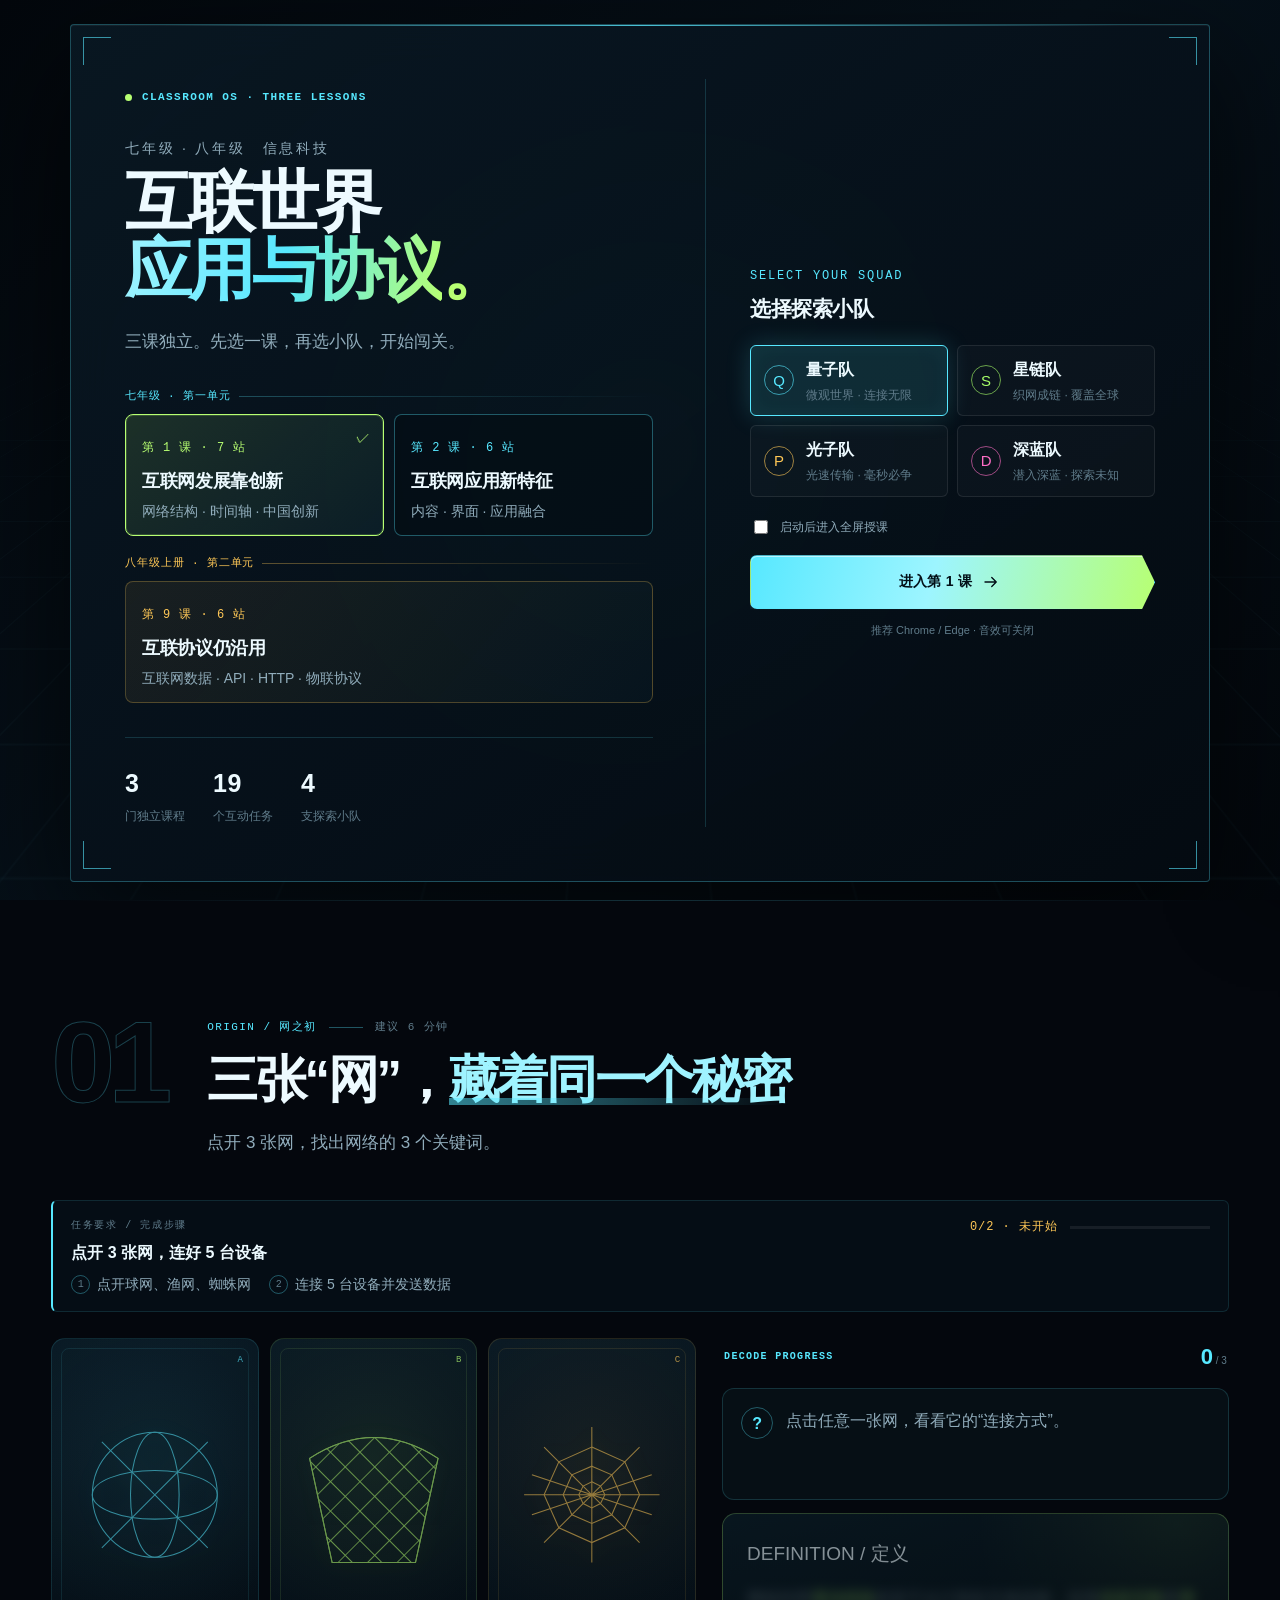
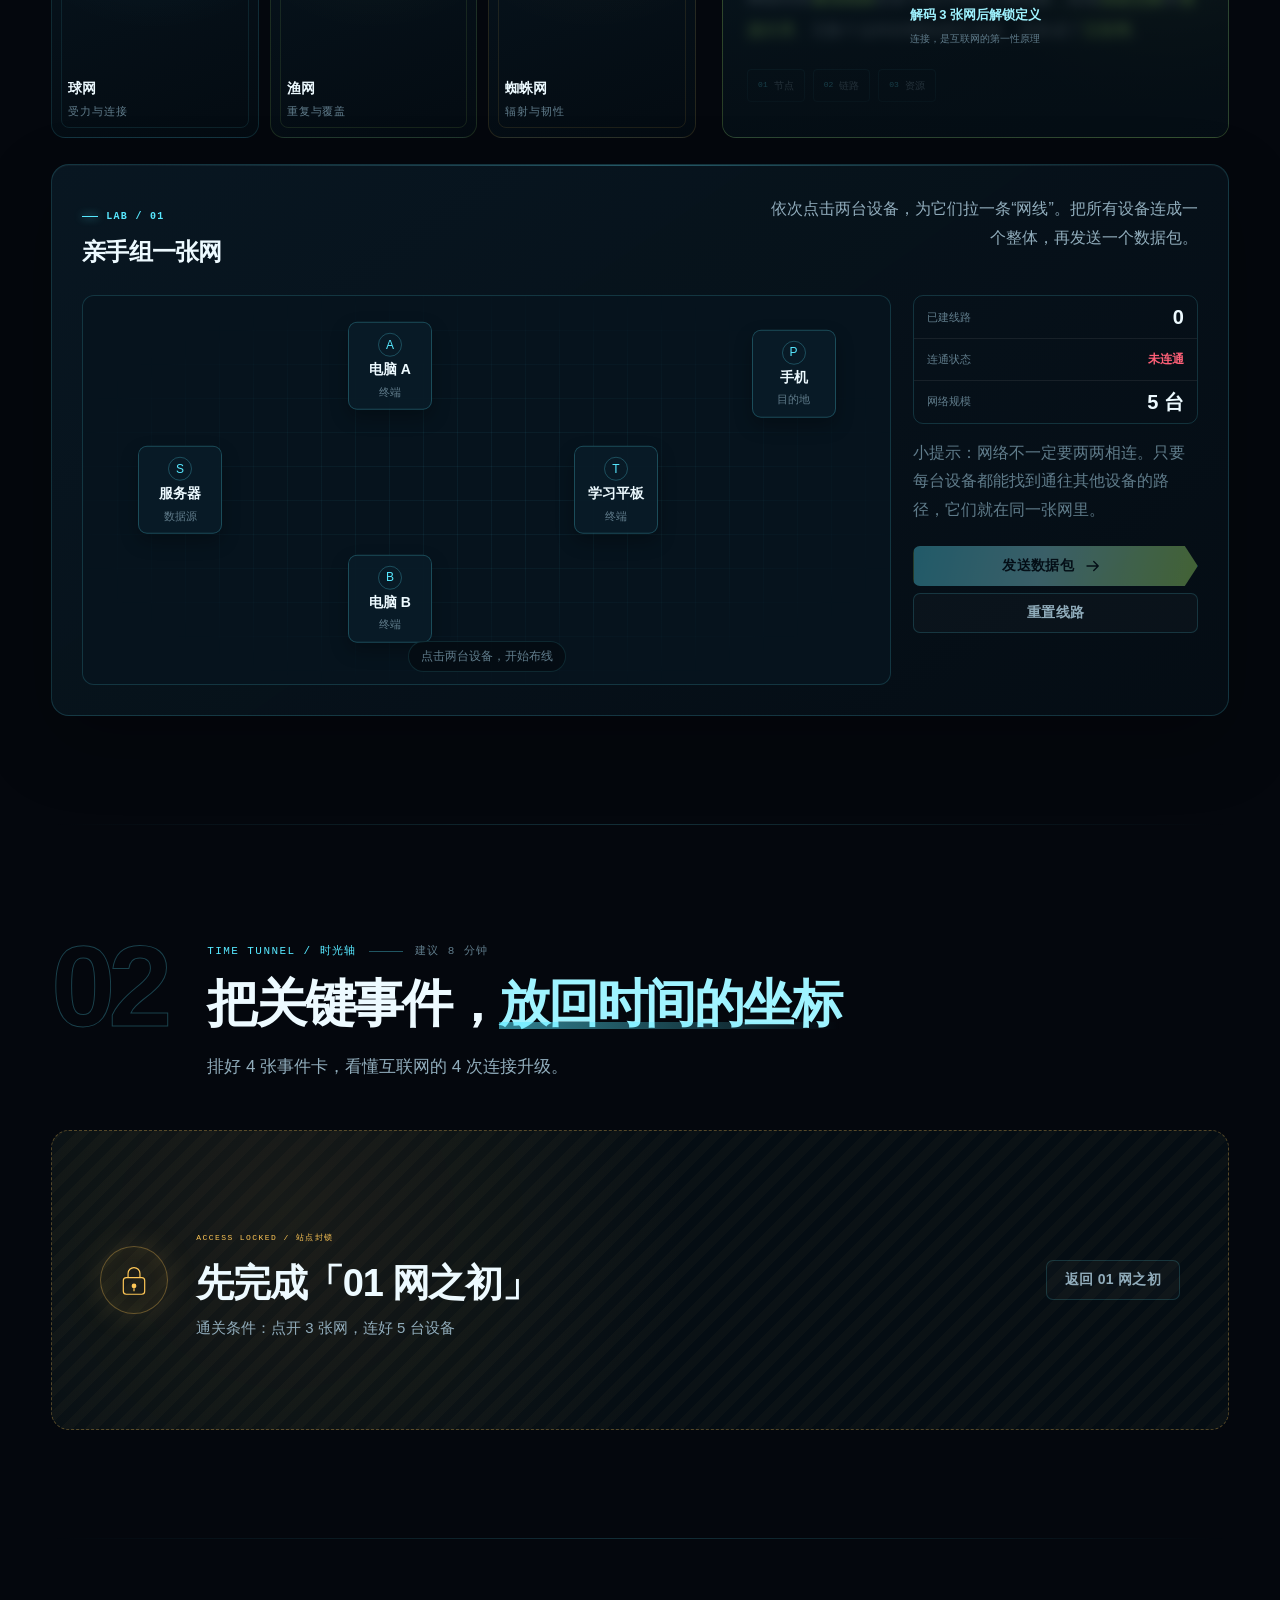
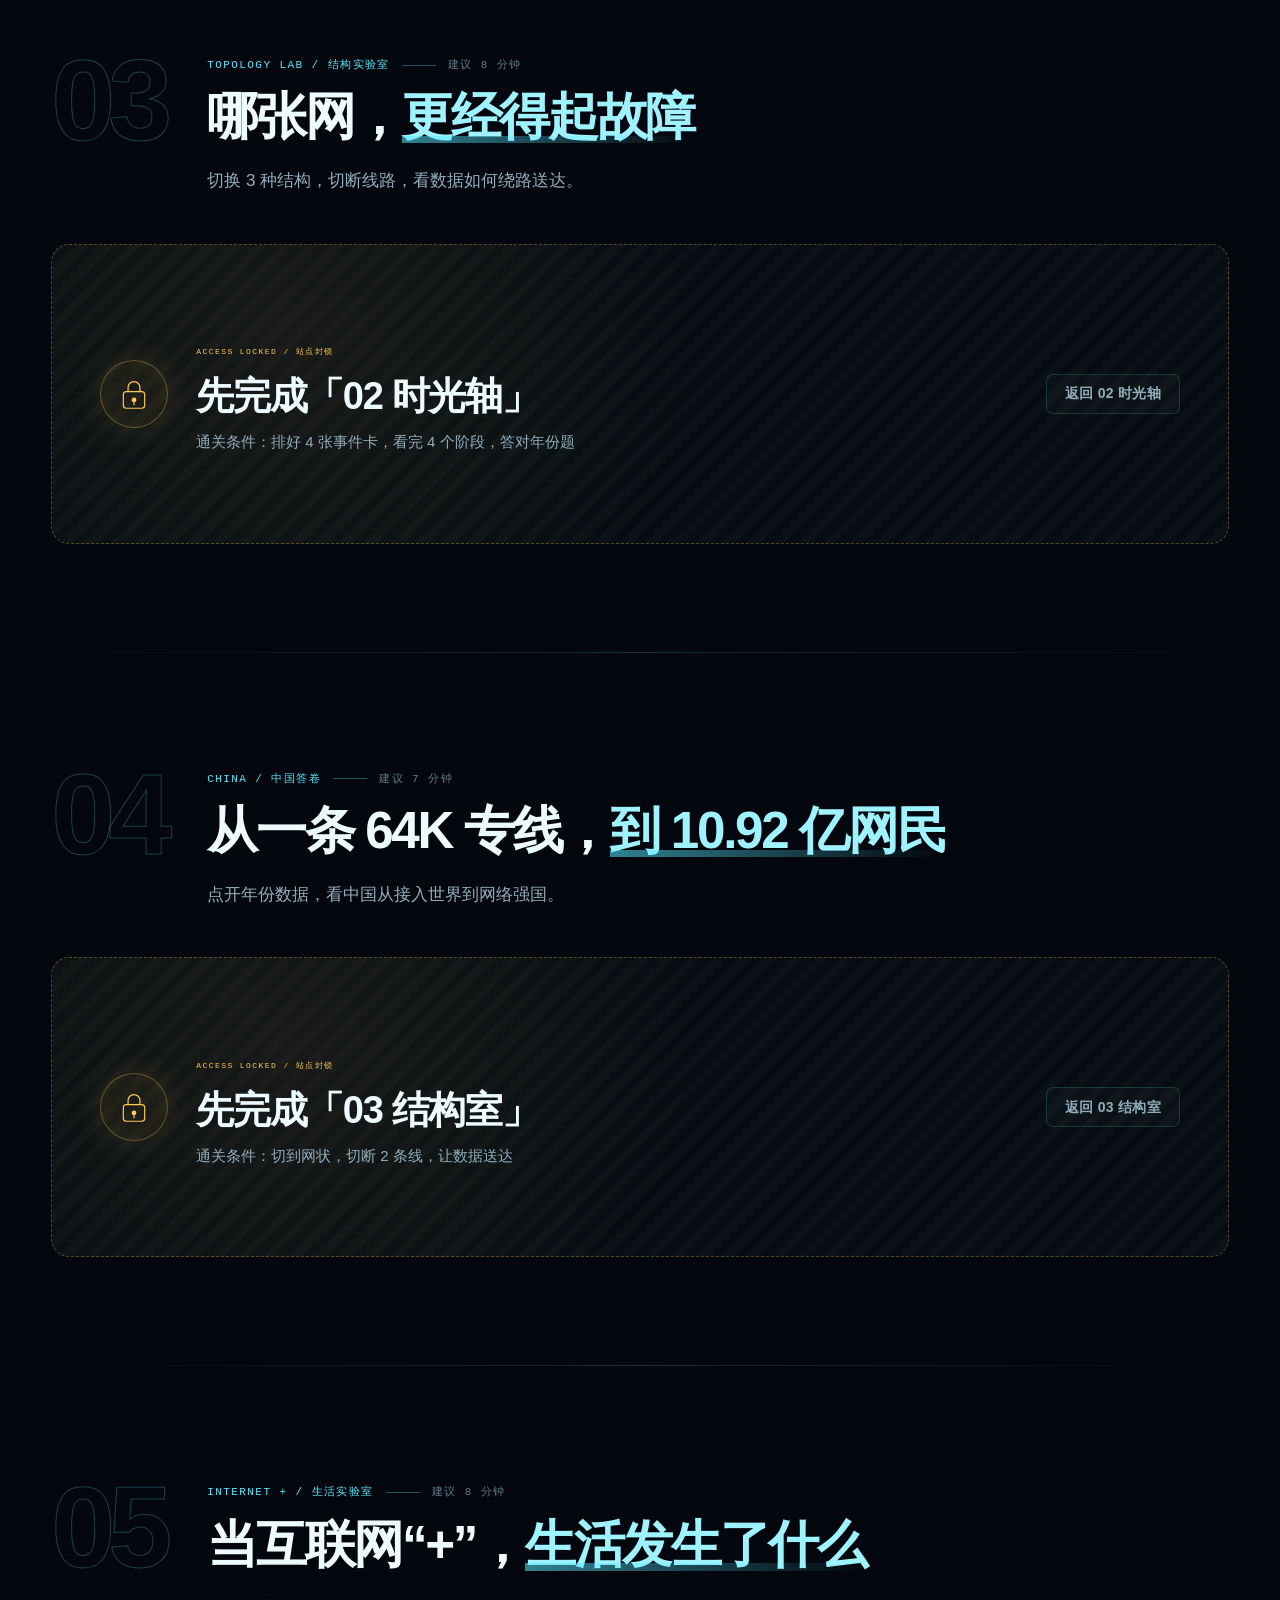
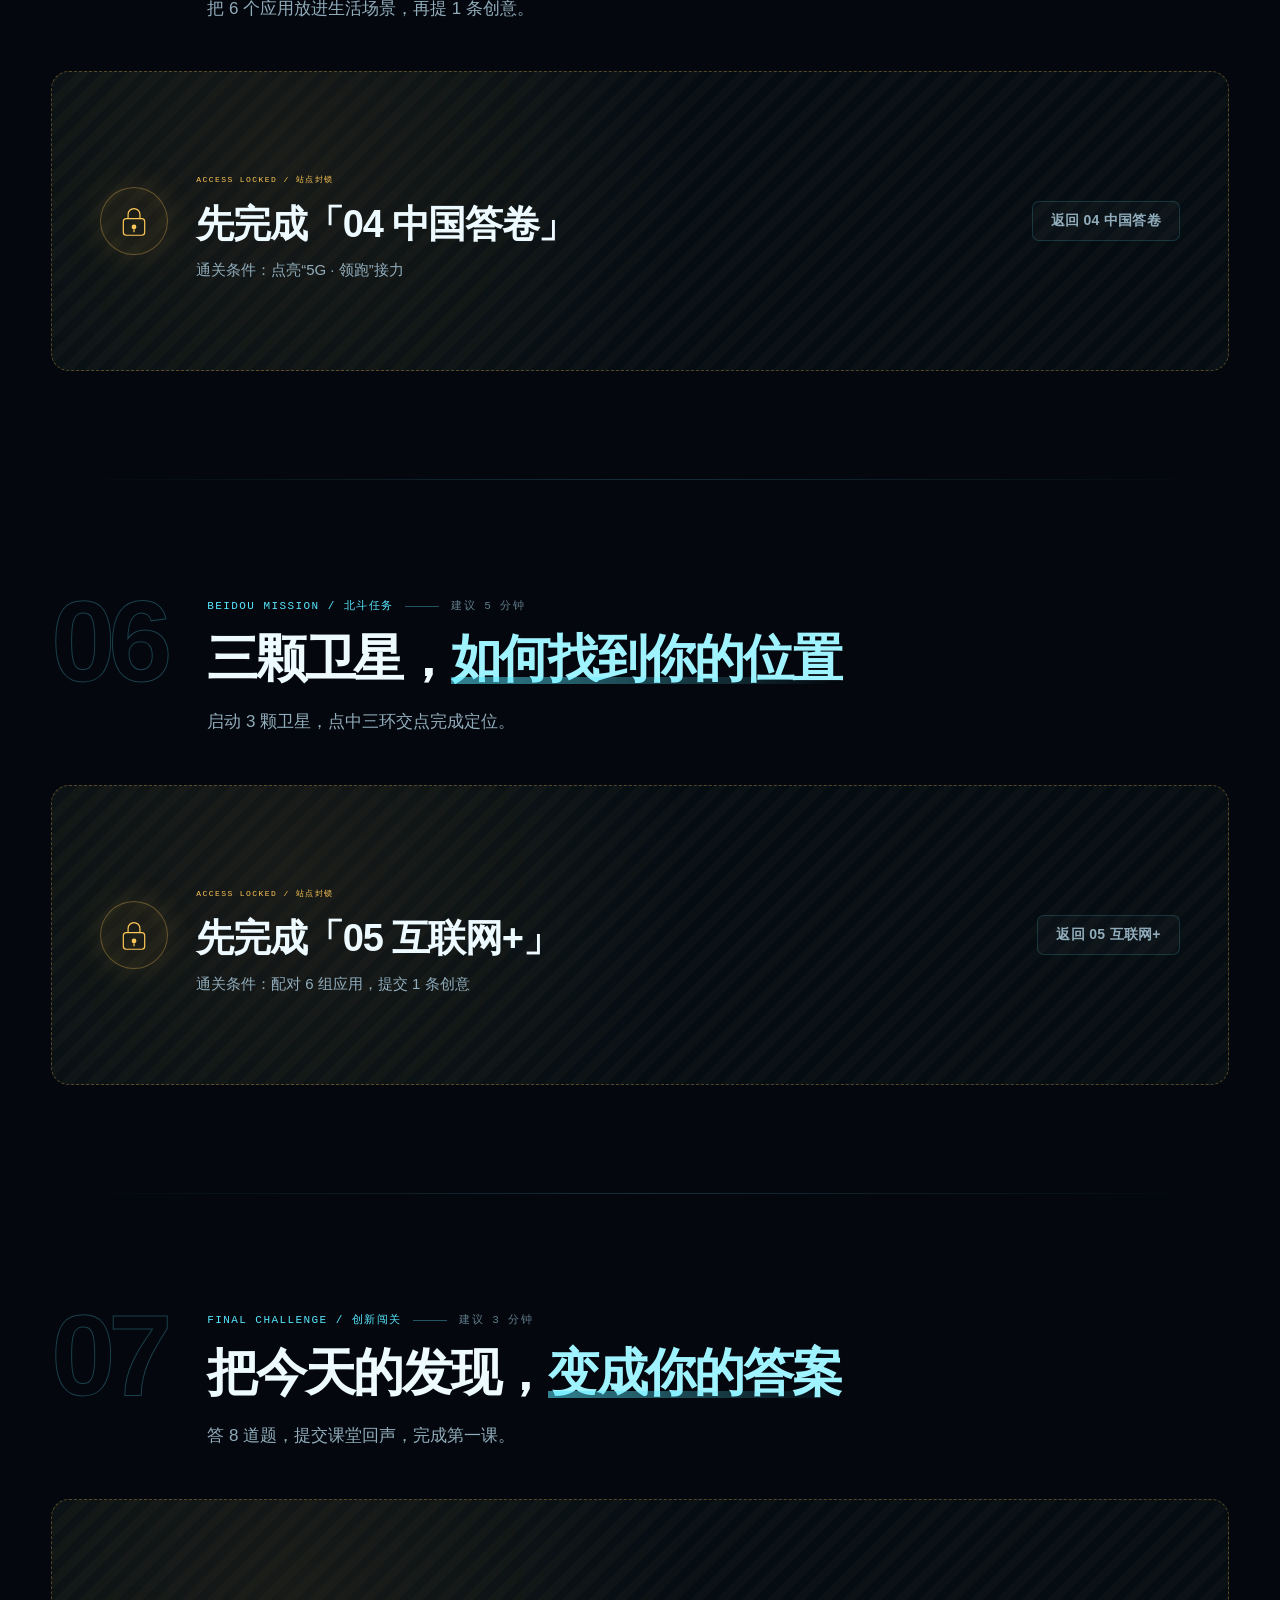
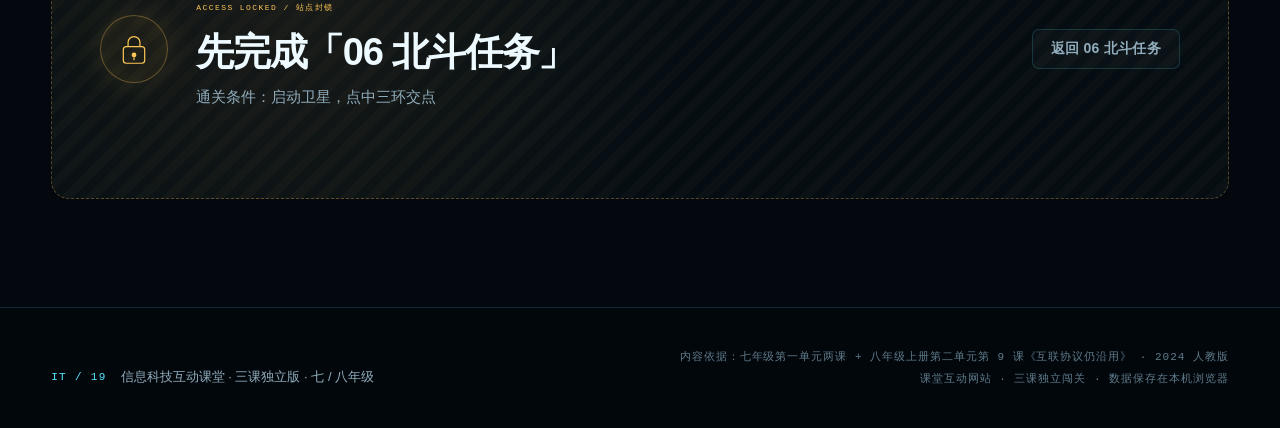
<file: index.html>
﻿<!doctype html>
<html lang="zh-CN">
<head>
  <meta charset="utf-8">
  <meta name="viewport" content="width=device-width, initial-scale=1">
  <meta name="theme-color" content="#05080f">
  <script>
    (function () {
      var ua = navigator.userAgent || '';
      var isIE = /MSIE\s|Trident\//.test(ua);
      var chrome = ua.match(/Chrome\/(\d+)/);
      var firefox = ua.match(/Firefox\/(\d+)/);
      var oldChrome = chrome && parseInt(chrome[1], 10) < 100;
      var oldFirefox = firefox && parseInt(firefox[1], 10) < 100;
      if (isIE || oldChrome || oldFirefox) {
        window.location.replace('compat.html');
      }
    })();
  </script>
  <title>信息科技互动课堂 · 七年级两课 + 八年级第9课</title>
  <meta name="description" content="2024 人教版初中信息科技互动网站：七年级第一单元两课，以及八年级上册第二单元第9课《互联协议仍沿用》。开始页任选一课，任务式闯关。">
  <link rel="icon" href="data:image/svg+xml,%3Csvg xmlns='http://www.w3.org/2000/svg' viewBox='0 0 64 64'%3E%3Crect width='64' height='64' rx='14' fill='%2305080f'/%3E%3Ccircle cx='32' cy='32' r='18' fill='none' stroke='%2357e8ff' stroke-width='3'/%3E%3Ccircle cx='32' cy='32' r='4' fill='%23a7ff6a'/%3E%3Cpath d='M14 32h36M32 14v36' stroke='%2357e8ff' stroke-width='2' opacity='.7'/%3E%3C/svg%3E">
  <link rel="stylesheet" href="assets/styles.css?v=20261108-g8j">
  <link rel="stylesheet" href="assets/lesson2.css?v=20261108-g8j">
  <link rel="stylesheet" href="assets/readability.css?v=20261108-g8j">
  <link rel="stylesheet" href="assets/lesson3.css?v=20261108-g8j">
</head>
<body class="is-locked" data-course="1">

  <!-- ============ 启动界面 ============ -->
  <div class="launch" id="launch" role="dialog" aria-modal="true" aria-labelledby="launchTitle">
    <div class="launch-grid" aria-hidden="true"></div>
    <div class="launch-glow" aria-hidden="true"></div>
    <div class="launch-panel">
      <div class="launch-main">
        <div class="eyebrow"><span class="live-dot"></span> CLASSROOM OS · THREE LESSONS</div>
        <p class="launch-unit">七年级 · 八年级　信息科技</p>
        <h1 id="launchTitle">互联世界<br><span>应用与协议</span><i>。</i></h1>
        <p class="launch-lead">三课独立。先选一课，再选小队，开始闯关。</p>
        <div class="launch-courses" id="launchCourses" role="radiogroup" aria-label="选择课程">
          <span class="launch-band">七年级 · 第一单元</span>
          <button class="launch-course is-active" data-launch-course="1" type="button" role="radio" aria-checked="true">
            <span>第 1 课 · 7 站</span>
            <b>互联网发展靠创新</b>
            <small>网络结构 · 时间轴 · 中国创新</small>
          </button>
          <button class="launch-course" data-launch-course="2" type="button" role="radio" aria-checked="false">
            <span>第 2 课 · 6 站</span>
            <b>互联网应用新特征</b>
            <small>内容 · 界面 · 应用融合</small>
          </button>
          <span class="launch-band launch-band-g8">八年级上册 · 第二单元</span>
          <button class="launch-course launch-course-wide" data-launch-course="3" type="button" role="radio" aria-checked="false">
            <span>第 9 课 · 6 站</span>
            <b>互联协议仍沿用</b>
            <small>互联网数据 · API · HTTP · 物联协议</small>
          </button>
        </div>
        <div class="launch-facts">
          <div><b>3</b><span>门独立课程</span></div>
          <div><b>19</b><span>个互动任务</span></div>
          <div><b>4</b><span>支探索小队</span></div>
        </div>
      </div>
      <div class="launch-side">
        <div class="launch-side-head">
          <span>SELECT YOUR SQUAD</span>
          <b>选择探索小队</b>
        </div>
        <div class="launch-teams" id="launchTeams">
          <button class="team-choice" data-team="q" type="button" style="--team-color:#57e8ff">
            <i>Q</i><span><b>量子队</b><small>微观世界 · 连接无限</small></span>
          </button>
          <button class="team-choice" data-team="s" type="button" style="--team-color:#a7ff6a">
            <i>S</i><span><b>星链队</b><small>织网成链 · 覆盖全球</small></span>
          </button>
          <button class="team-choice" data-team="p" type="button" style="--team-color:#ffc857">
            <i>P</i><span><b>光子队</b><small>光速传输 · 毫秒必争</small></span>
          </button>
          <button class="team-choice" data-team="d" type="button" style="--team-color:#ff6ec7">
            <i>D</i><span><b>深蓝队</b><small>潜入深蓝 · 探索未知</small></span>
          </button>
        </div>
        <label class="launch-check">
          <input type="checkbox" id="launchFullscreen">
          <span>启动后进入全屏授课</span>
        </label>
        <button class="btn btn-primary launch-enter" id="launchBtn" type="button">
          <span>进入第 1 课</span>
          <svg viewBox="0 0 24 24" aria-hidden="true"><path d="M4 12h15M13 6l6 6-6 6"/></svg>
        </button>
        <p class="launch-tip">推荐 Chrome / Edge · 音效可关闭</p>
      </div>
      <span class="launch-corner tl"></span><span class="launch-corner tr"></span>
      <span class="launch-corner bl"></span><span class="launch-corner br"></span>
    </div>
  </div>

  <canvas id="fxCanvas" class="fx-canvas" aria-hidden="true"></canvas>
  <div class="page-atmosphere" aria-hidden="true"></div>

  <!-- ============ 顶部导航 ============ -->
  <header class="topbar" id="topbar">
    <a class="brand" href="#home" aria-label="回到课堂首页">
      <span class="brand-mark" aria-hidden="true">
        <svg viewBox="0 0 48 48"><circle cx="24" cy="24" r="15"/><circle cx="24" cy="24" r="3"/><path d="M9 24h30M24 9v30M13.5 13.5l21 21M34.5 13.5l-21 21"/></svg>
      </span>
      <span class="brand-text"><b>信息科技</b><small>七 / 八年级 · 三课互联</small></span>
    </a>

    <div class="course-switch" role="group" aria-label="课程切换">
      <button class="course-btn is-active" data-course-btn="1" type="button" aria-pressed="true"><i>L1</i><span>第1课</span></button>
      <button class="course-btn" data-course-btn="2" type="button" aria-pressed="false"><i>L2</i><span>第2课</span></button>
      <button class="course-btn" data-course-btn="3" type="button" aria-pressed="false"><i>G8</i><span>第9课</span></button>
    </div>

    <nav class="station-nav" data-course-nav="1" aria-label="第一课课堂环节">
      <a class="station-link" data-station="origin" href="#origin"><i>01</i><span>网之初</span></a>
      <a class="station-link" data-station="timeline" href="#timeline"><i>02</i><span>时光轴</span></a>
      <a class="station-link" data-station="topology" href="#topology"><i>03</i><span>结构室</span></a>
      <a class="station-link" data-station="china" href="#china"><i>04</i><span>中国卷</span></a>
      <a class="station-link" data-station="plus" href="#plus"><i>05</i><span>互联网+</span></a>
      <a class="station-link" data-station="beidou" href="#beidou"><i>06</i><span>北斗</span></a>
      <a class="station-link" data-station="challenge" href="#challenge"><i>07</i><span>闯关</span></a>
    </nav>

    <nav class="station-nav" data-course-nav="2" aria-label="第二课课堂环节" hidden>
      <a class="station-link" data-station="l2-content" href="#l2-content"><i>01</i><span>形态</span></a>
      <a class="station-link" data-station="l2-ui" href="#l2-ui"><i>02</i><span>界面</span></a>
      <a class="station-link" data-station="l2-fusion" href="#l2-fusion"><i>03</i><span>融合</span></a>
      <a class="station-link" data-station="l2-atlas" href="#l2-atlas"><i>04</i><span>图谱</span></a>
      <a class="station-link" data-station="l2-data" href="#l2-data"><i>05</i><span>数据</span></a>
      <a class="station-link" data-station="l2-life" href="#l2-life"><i>06</i><span>生活</span></a>
    </nav>

    <nav class="station-nav" data-course-nav="3" aria-label="八年级第9课课堂环节" hidden>
      <a class="station-link" data-station="l3-data" href="#l3-data"><i>01</i><span>数据</span></a>
      <a class="station-link" data-station="l3-api" href="#l3-api"><i>02</i><span>API</span></a>
      <a class="station-link" data-station="l3-http" href="#l3-http"><i>03</i><span>HTTP</span></a>
      <a class="station-link" data-station="l3-limit" href="#l3-limit"><i>04</i><span>瓶颈</span></a>
      <a class="station-link" data-station="l3-feature" href="#l3-feature"><i>05</i><span>协议</span></a>
      <a class="station-link" data-station="l3-choice" href="#l3-choice"><i>06</i><span>决策</span></a>
    </nav>

    <div class="team-hud" id="teamHud" aria-label="探索小队计分板">
      <button class="team-chip" data-team="q" type="button" style="--team-color:#57e8ff" aria-label="量子队，0 探索值"><i></i><span class="team-name">量子</span><b class="team-score">0</b></button>
      <button class="team-chip" data-team="s" type="button" style="--team-color:#a7ff6a" aria-label="星链队，0 探索值"><i></i><span class="team-name">星链</span><b class="team-score">0</b></button>
      <button class="team-chip" data-team="p" type="button" style="--team-color:#ffc857" aria-label="光子队，0 探索值"><i></i><span class="team-name">光子</span><b class="team-score">0</b></button>
      <button class="team-chip" data-team="d" type="button" style="--team-color:#ff6ec7" aria-label="深蓝队，0 探索值"><i></i><span class="team-name">深蓝</span><b class="team-score">0</b></button>
    </div>

    <div class="top-actions">
      <button class="icon-btn fullscreen-top" id="fullscreenTopBtn" type="button" aria-label="进入全屏授课" aria-pressed="false" title="进入全屏授课">
        <svg class="fs-enter" viewBox="0 0 24 24" aria-hidden="true"><path d="M9 4H4v5M15 4h5v5M9 20H4v-5M15 20h5v-5"/></svg>
        <svg class="fs-exit" viewBox="0 0 24 24" aria-hidden="true"><path d="M4 9h5V4M20 9h-5V4M4 15h5v5M20 15h-5v5"/></svg>
      </button>
      <button class="icon-btn" id="soundBtn" type="button" aria-label="关闭音效" aria-pressed="true" title="音效">
        <svg class="icon-on" viewBox="0 0 24 24" aria-hidden="true"><path d="M4 9v6h4l5 4V5L8 9H4z"/><path d="M16 8c1.2 1.1 2 2.4 2 4s-.8 2.9-2 4M18.5 5.5C20.4 7.2 22 9.5 22 12s-1.6 4.8-3.5 6.5"/></svg>
        <svg class="icon-off" viewBox="0 0 24 24" aria-hidden="true"><path d="M4 9v6h4l5 4V5L8 9H4z"/><path d="M17 9l5 6M22 9l-5 6"/></svg>
      </button>
      <button class="icon-btn teacher-btn" id="teacherBtn" type="button" aria-label="打开教师控制台" title="教师控制台">
        <svg viewBox="0 0 24 24" aria-hidden="true"><path d="M4 7h10M18 7h2M4 12h2M10 12h10M4 17h7M15 17h5"/><circle cx="16" cy="7" r="2"/><circle cx="8" cy="12" r="2"/><circle cx="13" cy="17" r="2"/></svg>
      </button>
    </div>
    <div class="page-progress"><i id="pageProgress"></i></div>
  </header>

  <nav class="mobile-stations" data-course-nav="1" aria-label="第一课环节快捷导航">
    <a data-station="origin" href="#origin"><b>01</b><span>网之初</span></a>
    <a data-station="timeline" href="#timeline"><b>02</b><span>时光轴</span></a>
    <a data-station="topology" href="#topology"><b>03</b><span>结构室</span></a>
    <a data-station="china" href="#china"><b>04</b><span>中国卷</span></a>
    <a data-station="plus" href="#plus"><b>05</b><span>互联网+</span></a>
    <a data-station="beidou" href="#beidou"><b>06</b><span>北斗</span></a>
    <a data-station="challenge" href="#challenge"><b>07</b><span>闯关</span></a>
  </nav>

  <nav class="mobile-stations" data-course-nav="2" aria-label="第二课环节快捷导航" hidden>
    <a data-station="l2-content" href="#l2-content"><b>01</b><span>形态</span></a>
    <a data-station="l2-ui" href="#l2-ui"><b>02</b><span>界面</span></a>
    <a data-station="l2-fusion" href="#l2-fusion"><b>03</b><span>融合</span></a>
    <a data-station="l2-atlas" href="#l2-atlas"><b>04</b><span>图谱</span></a>
    <a data-station="l2-data" href="#l2-data"><b>05</b><span>数据</span></a>
    <a data-station="l2-life" href="#l2-life"><b>06</b><span>生活</span></a>
  </nav>

  <nav class="mobile-stations" data-course-nav="3" aria-label="八年级第9课环节快捷导航" hidden>
    <a data-station="l3-data" href="#l3-data"><b>01</b><span>数据</span></a>
    <a data-station="l3-api" href="#l3-api"><b>02</b><span>API</span></a>
    <a data-station="l3-http" href="#l3-http"><b>03</b><span>HTTP</span></a>
    <a data-station="l3-limit" href="#l3-limit"><b>04</b><span>瓶颈</span></a>
    <a data-station="l3-feature" href="#l3-feature"><b>05</b><span>协议</span></a>
    <a data-station="l3-choice" href="#l3-choice"><b>06</b><span>决策</span></a>
  </nav>

  <button class="l3-replay-all" id="l3ReplayAll" data-l3-replay-all type="button" title="重置六站交互；保留通关进度，不重复加分">
    <span aria-hidden="true">↻</span> 重做第9课
  </button>

  <main>
    <!-- ============ 首页 ============ -->
    <section class="hero" id="home">
      <div class="hero-grid">
        <div class="hero-copy">
          <div class="eyebrow hero-eyebrow"><span class="live-dot"></span> 第一单元 · 第 1 课</div>
          <h1 class="hero-title"><span>互联网发展</span><span class="accent">靠创新<i>。</i></span></h1>
          <p class="hero-lead">用 7 个任务拆解网络结构，看懂中国互联网的创新路径。</p>
          <div class="hero-actions">
            <a class="btn btn-primary" href="#origin">
              <span>开始第 01 站</span>
              <svg viewBox="0 0 24 24" aria-hidden="true"><path d="M4 12h15M13 6l6 6-6 6"/></svg>
            </a>
            <button class="btn btn-ghost" id="missionBtn" type="button">
              <svg viewBox="0 0 24 24" aria-hidden="true"><circle cx="12" cy="12" r="8"/><circle cx="12" cy="12" r="3"/><path d="M12 2v3M12 19v3M2 12h3M19 12h3"/></svg>
              <span>任务清单</span>
            </button>
          </div>
          <div class="hero-facts">
            <div><span>01</span><b>7 个站点</b><small>本课闯关</small></div>
            <div><span>02</span><b>4 个阶段</b><small>连接升级</small></div>
            <div><span>03</span><b>3 张网</b><small>理解连接</small></div>
          </div>
        </div>

        <div class="hero-visual" aria-hidden="true">
          <canvas id="netCanvas"></canvas>
          <div class="orbit orbit-a"></div>
          <div class="orbit orbit-b"></div>
          <div class="orbit orbit-c"></div>
          <div class="hero-core"><span>INTERNET</span><b>连接</b><small>NODE · LINK · SHARE</small></div>
          <div class="hud-tag tag-a"><i></i> SIGNAL LIVE</div>
          <div class="hud-tag tag-b"><b>64</b> NODES</div>
          <div class="hud-tag tag-c"><b>112</b> LINKS</div>
          <div class="hero-visual-caption">连接，带来创新。</div>
        </div>
      </div>
      <div class="hero-bottom">
        <div class="scroll-cue"><i></i><span>SCROLL TO EXPLORE</span></div>
        <div class="hero-source">依据：2024 人教版七年级 · 课件 1、2</div>
      </div>
    </section>

    <!-- ============ 01 网之初 ============ -->
    <section class="section course1-section" id="origin">
      <div class="section-inner">
        <div class="section-head" data-reveal>
          <div class="section-index">01</div>
          <div>
            <div class="section-meta"><span>ORIGIN / 网之初</span><i></i><span>建议 6 分钟</span></div>
            <h2>三张“网”，<span class="hl">藏着同一个秘密</span></h2>
            <p class="section-dek">点开 3 张网，找出网络的 3 个关键词。</p>
          </div>
        </div>

        <div class="origin-grid">
          <div class="net-triptych" data-reveal>
            <button class="net-card" data-net="ball" type="button" aria-pressed="false">
              <span class="net-no">A</span>
              <svg class="net-art" viewBox="0 0 200 200" aria-hidden="true">
                <circle cx="100" cy="100" r="72"/>
                <ellipse cx="100" cy="100" rx="72" ry="28"/>
                <ellipse cx="100" cy="100" rx="28" ry="72"/>
                <path d="M39 39c35 35 87 87 122 122M161 39C126 74 74 126 39 161"/>
              </svg>
              <span class="net-label"><b>球网</b><small>受力与连接</small></span>
              <span class="net-secret">节点 × 连线 = 整体</span>
            </button>
            <button class="net-card" data-net="fish" type="button" aria-pressed="false">
              <span class="net-no">B</span>
              <svg class="net-art" viewBox="0 0 200 200" aria-hidden="true">
                <defs>
                  <pattern id="fishMesh" width="24" height="24" patternUnits="userSpaceOnUse" patternTransform="rotate(45)">
                    <path d="M0 0h24v24" fill="none" stroke="currentColor" stroke-width="2"/>
                  </pattern>
                </defs>
                <path class="fish-shape" d="M26 58Q100 10 174 58L148 178H52Z" fill="url(#fishMesh)"/>
                <path d="M26 58Q100 10 174 58L148 178H52Z" fill="none"/>
              </svg>
              <span class="net-label"><b>渔网</b><small>重复与覆盖</small></span>
              <span class="net-secret">节点 × 连线 = 覆盖</span>
            </button>
            <button class="net-card" data-net="spider" type="button" aria-pressed="false">
              <span class="net-no">C</span>
              <svg class="net-art" viewBox="0 0 200 200" aria-hidden="true">
                <g>
                  <path d="M100 22v156M22 100h156M45 45l110 110M155 45L45 155M31 77l138 46M31 123l138-46"/>
                  <path d="M100 45l38 17 17 38-17 38-38 17-38-17-17-38 17-38z"/>
                  <path d="M100 67l23 10 10 23-10 23-23 10-23-10-10-23 10-23z"/>
                  <path d="M100 85l10 5 5 10-5 10-10 5-10-5-5-10 5-10z"/>
                </g>
              </svg>
              <span class="net-label"><b>蜘蛛网</b><small>辐射与韧性</small></span>
              <span class="net-secret">节点 × 连线 = 韧性</span>
            </button>
          </div>

          <aside class="origin-side" data-reveal>
            <div class="decode-row">
              <span class="mono-label">DECODE PROGRESS</span>
              <span><b id="netDecoded">0</b> / 3</span>
            </div>
            <div class="net-insight" id="netInsight" aria-live="polite">
              <span class="insight-icon">?</span>
              <p>点击任意一张网，看看它的“连接方式”。</p>
            </div>
            <div class="definition-card is-locked" id="definitionCard">
              <span class="definition-label">DEFINITION / 定义</span>
              <p>网络利用<span>通信线路</span>把若干台计算机互相连接，实现<span>信息交换</span>和<span>资源共享</span>。无数个这样的网络相互连接，就形成了<span>互联网</span>。</p>
              <div class="three-elements">
                <span><i>01</i>节点</span>
                <span><i>02</i>链路</span>
                <span><i>03</i>资源</span>
              </div>
              <div class="definition-lock"><b>解码 3 张网后解锁定义</b><small>连接，是互联网的第一性原理</small></div>
            </div>
          </aside>
        </div>

        <div class="lab-panel tech-panel build-lab" data-reveal>
          <div class="lab-head">
            <div><span class="lab-code">LAB / 01</span><h3>亲手组一张网</h3></div>
            <p>依次点击两台设备，为它们拉一条“网线”。把所有设备连成一个整体，再发送一个数据包。</p>
          </div>
          <div class="build-layout">
            <div class="build-board" id="buildBoard">
              <div class="board-grid" aria-hidden="true"></div>
              <svg id="buildSvg" viewBox="0 0 1000 600" preserveAspectRatio="none" aria-hidden="true"></svg>
              <button class="device-node" data-node="server" style="left:12%;top:50%" type="button"><i>S</i><b>服务器</b><small>数据源</small></button>
              <button class="device-node" data-node="a" style="left:38%;top:18%" type="button"><i>A</i><b>电脑 A</b><small>终端</small></button>
              <button class="device-node" data-node="b" style="left:38%;top:78%" type="button"><i>B</i><b>电脑 B</b><small>终端</small></button>
              <button class="device-node" data-node="tablet" style="left:66%;top:50%" type="button"><i>T</i><b>学习平板</b><small>终端</small></button>
              <button class="device-node" data-node="phone" style="left:88%;top:20%" type="button"><i>P</i><b>手机</b><small>目的地</small></button>
              <div class="board-hint" id="boardHint">点击两台设备，开始布线</div>
            </div>
            <aside class="build-side">
              <div class="readout">
                <div><span>已建线路</span><b id="linkCount">0</b></div>
                <div><span>连通状态</span><b id="buildStatus" class="status-off">未连通</b></div>
                <div><span>网络规模</span><b>5 台</b></div>
              </div>
              <p class="build-tip">小提示：网络不一定要两两相连。只要每台设备都能找到通往其他设备的路径，它们就在同一张网里。</p>
              <div class="build-actions">
                <button class="btn btn-primary btn-small" id="sendPacket" type="button" disabled>
                  <span>发送数据包</span>
                  <svg viewBox="0 0 24 24" aria-hidden="true"><path d="M4 12h15M13 6l6 6-6 6"/></svg>
                </button>
                <button class="btn btn-quiet btn-small" id="resetBuild" type="button">重置线路</button>
              </div>
              <div class="lab-award" id="buildAward">组网成功 +10 探索值</div>
            </aside>
          </div>
        </div>
      </div>
    </section>

    <!-- ============ 02 时光轴 ============ -->
    <section class="section course1-section" id="timeline">
      <div class="section-inner">
        <div class="section-head" data-reveal>
          <div class="section-index">02</div>
          <div>
            <div class="section-meta"><span>TIME TUNNEL / 时光轴</span><i></i><span>建议 8 分钟</span></div>
            <h2>把关键事件，<span class="hl">放回时间的坐标</span></h2>
            <p class="section-dek">排好 4 张事件卡，看懂互联网的 4 次连接升级。</p>
          </div>
        </div>

        <div class="timeline-board tech-panel" data-reveal>
          <div class="timeline-top">
            <div><span class="lab-code">CHALLENGE / 01</span><h3>关键事件归位</h3></div>
            <div class="timeline-status" id="timelineStatus" aria-live="polite">把 A—D 放入对应年份</div>
          </div>
          <div class="timeline-slots" id="timelineSlots">
            <div class="timeline-rail" aria-hidden="true"></div>
            <button class="year-slot" data-year="1981" type="button"><span class="year">1981</span><span class="slot-fill">放入事件</span><small>互联网的“门牌号”</small></button>
            <button class="year-slot" data-year="1983" type="button"><span class="year">1983</span><span class="slot-fill">放入事件</span><small>不同网络说同一种语言</small></button>
            <button class="year-slot" data-year="1989" type="button"><span class="year">1989</span><span class="slot-fill">放入事件</span><small>信息浏览的时代开启</small></button>
            <button class="year-slot" data-year="2017" type="button"><span class="year">2017</span><span class="slot-fill">放入事件</span><small>地址空间的大升级</small></button>
          </div>
          <div class="timeline-tray" id="eventTray">
            <button class="event-card" data-event="A" draggable="true" type="button"><i>A</i><span>大规模启用 IPv6</span><small>拖动 / 点选</small></button>
            <button class="event-card" data-event="B" draggable="true" type="button"><i>B</i><span>万维网诞生</span><small>拖动 / 点选</small></button>
            <button class="event-card" data-event="C" draggable="true" type="button"><i>C</i><span>IPv4 发布</span><small>拖动 / 点选</small></button>
            <button class="event-card" data-event="D" draggable="true" type="button"><i>D</i><span>阿帕网改用 TCP/IP</span><small>拖动 / 点选</small></button>
          </div>
          <div class="timeline-controls">
            <button class="btn btn-primary btn-small" id="timelineCheck" type="button">校验时间轴</button>
            <button class="btn btn-quiet btn-small" id="timelineHint" type="button">给我一点提示</button>
            <span class="timeline-hint" id="timelineHintText" aria-live="polite"></span>
          </div>
          <div class="timeline-facts" id="timelineFacts" hidden></div>
        </div>

        <div class="stage-explorer" data-reveal>
          <div class="stage-tabs" role="tablist" aria-label="互联网发展的四个阶段">
            <button class="stage-tab is-active" data-stage="0" type="button" role="tab" aria-selected="true"><span>01</span><b>诞生</b><i>1960s</i></button>
            <button class="stage-tab" data-stage="1" type="button" role="tab" aria-selected="false"><span>02</span><b>形成</b><i>1969</i></button>
            <button class="stage-tab" data-stage="2" type="button" role="tab" aria-selected="false"><span>03</span><b>互联</b><i>1983</i></button>
            <button class="stage-tab" data-stage="3" type="button" role="tab" aria-selected="false"><span>04</span><b>高速网络</b><i>1990s →</i></button>
          </div>
          <div class="stage-panel tech-panel">
            <div class="stage-number" id="stageNumber">01</div>
            <div class="stage-copy">
              <span class="stage-period" id="stagePeriod">20 世纪 60 年代</span>
              <h3 id="stageName">诞生阶段</h3>
              <p id="stageDesc">计算机还很稀少、昂贵。多个终端通过通信线路共享一台主机，网络的思想开始萌芽。</p>
              <span class="stage-key" id="stageKey">多终端共享</span>
            </div>
            <div class="stage-art" id="stageArt" aria-hidden="true"></div>
          </div>
        </div>

        <div class="inline-quiz tech-panel" id="yearQuiz" data-reveal>
          <div class="iq-copy">
            <span class="mono-label">QUICK CHECK / 中国时刻</span>
            <p>哪一年，一条 <b>64K</b> 国际专线开通，中国实现全功能接入国际互联网？</p>
          </div>
          <div class="iq-options">
            <button data-answer="1987" type="button">1987</button>
            <button data-answer="1994" type="button">1994</button>
            <button data-answer="2008" type="button">2008</button>
          </div>
          <div class="iq-feedback" id="yearFeedback" aria-live="polite"></div>
        </div>
      </div>
    </section>

    <!-- ============ 03 结构实验室 ============ -->
    <section class="section course1-section" id="topology">
      <div class="section-inner">
        <div class="section-head" data-reveal>
          <div class="section-index">03</div>
          <div>
            <div class="section-meta"><span>TOPOLOGY LAB / 结构实验室</span><i></i><span>建议 8 分钟</span></div>
            <h2>哪张网，<span class="hl">更经得起故障</span></h2>
            <p class="section-dek">切换 3 种结构，切断线路，看数据如何绕路送达。</p>
          </div>
        </div>

        <div class="topo-cards" data-reveal>
          <button class="topo-card" data-topo="star" type="button" aria-pressed="false">
            <svg viewBox="0 0 120 80" aria-hidden="true"><path d="M60 40L22 16M60 40l38-24M60 40L22 64M60 40l38 24"/><circle cx="60" cy="40" r="7"/><circle cx="22" cy="16" r="5"/><circle cx="98" cy="16" r="5"/><circle cx="22" cy="64" r="5"/><circle cx="98" cy="64" r="5"/></svg>
            <span><b>星型</b><small>中心调度，结构简单</small></span><i class="mini-meter"><em style="width:34%"></em></i>
          </button>
          <button class="topo-card" data-topo="ring" type="button" aria-pressed="false">
            <svg viewBox="0 0 120 80" aria-hidden="true"><path d="M60 12l34 18v20L60 68 26 50V30z"/><circle cx="60" cy="12" r="5"/><circle cx="94" cy="30" r="5"/><circle cx="94" cy="50" r="5"/><circle cx="60" cy="68" r="5"/><circle cx="26" cy="50" r="5"/><circle cx="26" cy="30" r="5"/></svg>
            <span><b>环型</b><small>首尾相接，可绕行</small></span><i class="mini-meter"><em style="width:62%"></em></i>
          </button>
          <button class="topo-card" data-topo="mesh" type="button" aria-pressed="false">
            <svg viewBox="0 0 120 80" aria-hidden="true"><path d="M60 12l34 18v20L60 68 26 50V30zM60 12v56M26 30l68 20M94 30L26 50"/><circle cx="60" cy="12" r="5"/><circle cx="94" cy="30" r="5"/><circle cx="94" cy="50" r="5"/><circle cx="60" cy="68" r="5"/><circle cx="26" cy="50" r="5"/><circle cx="26" cy="30" r="5"/><circle cx="60" cy="40" r="5"/></svg>
            <span><b>网状</b><small>多路径，自动绕行</small></span><i class="mini-meter"><em style="width:94%"></em></i>
          </button>
        </div>

        <div class="topo-lab tech-panel" data-reveal>
          <div class="topo-stage">
            <div class="topo-stage-head">
              <span class="mono-label" id="topoLabel">TOPOLOGY / 星型</span>
              <span class="topo-help">点击连线可切断 · 点击“发送数据包”观察路径</span>
            </div>
            <svg id="topoSvg" viewBox="0 0 600 380" role="img" aria-label="网络拓扑交互图"></svg>
            <div class="topo-legend">
              <span><i class="legend-dot source"></i>源节点</span>
              <span><i class="legend-dot target"></i>目标节点</span>
              <span><i class="legend-line"></i>可用线路</span>
              <span><i class="legend-line cut"></i>故障线路</span>
            </div>
          </div>
          <aside class="topo-side">
            <div class="robust">
              <span>结构健壮性</span><b id="robustValue">34%</b>
              <div class="robust-bar"><i id="robustBar"></i></div>
            </div>
            <p id="topoDesc">所有节点连接到一个中心。管理简单，但中心一旦故障，整张网可能瘫痪。</p>
            <div class="topo-actions">
              <button class="btn btn-primary btn-small" id="sendTopo" type="button">发送数据包</button>
              <button class="btn btn-quiet btn-small" id="cutTopo" type="button">切断一条线路</button>
              <button class="btn btn-quiet btn-small" id="resetTopo" type="button">恢复网络</button>
            </div>
            <div class="topo-result" id="topoResult" aria-live="polite">先选一种结构，再发送数据包。</div>
            <details class="answer-details">
              <summary>为什么网状结构更健壮？</summary>
              <p>网状结构中，节点之间有多条通信线路。当一条线路出现故障时，数据可以切换到别的线路继续传输，因此更难被“切断”。</p>
            </details>
          </aside>
        </div>
      </div>
    </section>

    <!-- ============ 04 中国答卷 ============ -->
    <section class="section course1-section" id="china">
      <div class="section-inner">
        <div class="section-head" data-reveal>
          <div class="section-index">04</div>
          <div>
            <div class="section-meta"><span>CHINA / 中国答卷</span><i></i><span>建议 7 分钟</span></div>
            <h2>从一条 64K 专线，<span class="hl">到 10.92 亿网民</span></h2>
            <p class="section-dek">点开年份数据，看中国从接入世界到网络强国。</p>
          </div>
        </div>

        <div class="china-console tech-panel" data-reveal>
          <div class="year-rail" id="yearRail" role="tablist" aria-label="中国互联网关键年份">
            <button class="year-btn is-active" data-index="0" type="button" role="tab" aria-selected="true"><b>1987</b><span>第一封邮件</span></button>
            <button class="year-btn" data-index="1" type="button" role="tab" aria-selected="false"><b>1994</b><span>全功能接入</span></button>
            <button class="year-btn" data-index="2" type="button" role="tab" aria-selected="false"><b>1995</b><span>面向社会</span></button>
            <button class="year-btn" data-index="3" type="button" role="tab" aria-selected="false"><b>2008</b><span>网民第一</span></button>
            <button class="year-btn" data-index="4" type="button" role="tab" aria-selected="false"><b>2013</b><span>最大零售</span></button>
            <button class="year-btn" data-index="5" type="button" role="tab" aria-selected="false"><b>2023</b><span>10.92 亿</span></button>
          </div>
          <div class="china-screen" id="chinaScreen">
            <div class="screen-head"><span id="chinaYear">1987</span><span class="screen-tag" id="chinaTag">从 0 到 1</span></div>
            <div class="china-stat"><b id="chinaStat">1</b><span id="chinaUnit">封</span></div>
            <h3 id="chinaTitle">中国第一封电子邮件</h3>
            <p id="chinaDesc">被称为“中国互联网之父”的钱天白发出“越过长城，走向世界”，中国互联网从这里出发。</p>
            <div class="china-compare" id="chinaCompare" hidden></div>
            <div class="screen-wave" aria-hidden="true"><i></i><i></i><i></i><i></i><i></i><i></i><i></i><i></i><i></i><i></i><i></i><i></i></div>
            <span class="screen-corner tl"></span><span class="screen-corner br"></span>
          </div>
        </div>
        <div class="china-achievements" aria-label="中国互联网建设与创新成就">
          <span><i>01</i>建成最大的网络实体</span>
          <span><i>02</i>网民规模世界第一</span>
          <span><i>03</i>全球最大网络零售市场</span>
          <span><i>04</i>5G 标准与技术引领</span>
          <span><i>05</i>北斗系统自主运行</span>
        </div>

        <div class="china-bottom">
          <div class="china-card tech-panel" data-reveal>
            <span class="lab-code">TOP 30 / 全球互联网企业市值</span>
            <div class="top30-layout">
              <div class="top30-ring" style="--pct:26.7%">
                <div class="ring-core"><b>8</b><span>/ 30</span></div>
              </div>
              <div class="top30-copy">
                <h3>中国占 8 席</h3>
                <p>腾讯、阿里巴巴、拼多多进入前十。数量背后，是技术、应用与市场的共同创新。</p>
                <div class="company-chips"><span>腾讯</span><span>阿里巴巴</span><span>拼多多</span></div>
              </div>
            </div>
            <small class="card-source">据课件资料 · 全球互联网市值 TOP30 榜</small>
          </div>

          <div class="china-card tech-panel relay-card" data-reveal>
            <span class="lab-code">5G / 从跟跑到领跑</span>
            <div class="relay-track" id="relayTrack">
              <button class="relay-step is-active" data-g="0" type="button"><span>1G</span><b>空白</b><i></i></button>
              <button class="relay-step" data-g="1" type="button"><span>2G</span><b>跟随</b><i></i></button>
              <button class="relay-step" data-g="2" type="button"><span>3G</span><b>突破</b><i></i></button>
              <button class="relay-step" data-g="3" type="button"><span>4G</span><b>并跑</b><i></i></button>
              <button class="relay-step" data-g="4" type="button"><span>5G</span><b>领跑</b><i></i></button>
            </div>
            <div class="relay-detail">
              <span id="relayStatus">起步阶段</span>
              <p id="relayText">技术和产业基础薄弱，移动通信主要依赖国外标准。</p>
            </div>
            <div class="relay-foot">
              <span class="signal-bars" aria-hidden="true"><i></i><i></i><i></i><i></i><i></i></span>
              <button class="text-btn" id="relayPlay" type="button">自动播放这段逆袭</button>
            </div>
          </div>

          <div class="china-card tech-panel beidou-teaser" data-reveal>
            <span class="lab-code">BEIDOU / 北斗卫星导航系统</span>
            <div class="teaser-orbit" aria-hidden="true">
              <span class="planet"></span>
              <span class="sat s1"></span><span class="sat s2"></span><span class="sat s3"></span>
              <span class="teaser-ring r1"></span><span class="teaser-ring r2"></span>
            </div>
            <h3>导航、外卖、网购……<br>它们都在调用北斗</h3>
            <p>我国自主建设、独立运行的卫星导航系统，正在为互联网应用提供“位置”这一关键能力。</p>
            <a class="text-btn" href="#beidou">前往 06 北斗任务 <span>→</span></a>
          </div>
        </div>
      </div>
    </section>

    <!-- ============ 05 互联网+ ============ -->
    <section class="section course1-section" id="plus">
      <div class="section-inner">
        <div class="section-head" data-reveal>
          <div class="section-index">05</div>
          <div>
            <div class="section-meta"><span>INTERNET + / 生活实验室</span><i></i><span>建议 8 分钟</span></div>
            <h2>当互联网“+”，<span class="hl">生活发生了什么</span></h2>
            <p class="section-dek">把 6 个应用放进生活场景，再提 1 条创意。</p>
          </div>
        </div>

        <div class="plus-lab tech-panel" data-reveal>
          <div class="plus-head">
            <div><span class="lab-code">MATCH / 应用归位</span><h3>它，改变了哪一种生活？</h3></div>
            <div class="plus-progress"><span>已归位</span><b id="plusProgress">0 / 6</b></div>
          </div>
          <div class="category-grid" id="categoryGrid">
            <div class="cat-card" data-cat="food"><div class="cat-head"><span class="cat-glyph">吃</span><span><b>饮食</b><small>从下单到送达</small></span></div><div class="cat-slot" data-cat="food"><span>拖入应用</span></div></div>
            <div class="cat-card" data-cat="wear"><div class="cat-head"><span class="cat-glyph">穿</span><span><b>穿搭</b><small>从挑选到试衣</small></span></div><div class="cat-slot" data-cat="wear"><span>拖入应用</span></div></div>
            <div class="cat-card" data-cat="home"><div class="cat-head"><span class="cat-glyph">住</span><span><b>居家</b><small>从设备到空间</small></span></div><div class="cat-slot" data-cat="home"><span>拖入应用</span></div></div>
            <div class="cat-card" data-cat="travel"><div class="cat-head"><span class="cat-glyph">行</span><span><b>出行</b><small>从出发到抵达</small></span></div><div class="cat-slot" data-cat="travel"><span>拖入应用</span></div></div>
            <div class="cat-card" data-cat="learn"><div class="cat-head"><span class="cat-glyph">学</span><span><b>学习</b><small>从课堂到云端</small></span></div><div class="cat-slot" data-cat="learn"><span>拖入应用</span></div></div>
            <div class="cat-card" data-cat="health"><div class="cat-head"><span class="cat-glyph">医</span><span><b>医疗</b><small>从挂号到复诊</small></span></div><div class="cat-slot" data-cat="health"><span>拖入应用</span></div></div>
          </div>
          <div class="token-tray-head"><span>应用卡</span><small>拖拽到上方，或“点选应用 → 点击场景”</small></div>
          <div class="token-tray" id="plusTokens"></div>
          <div class="plus-insight" id="plusInsight" hidden>
            <span class="insight-icon">+</span>
            <div><b>“互联网+”不是简单地把业务搬到网上</b><p>2012 年，“互联网+”理念在国内出现；2015 年写入政府工作报告。它让工业、农业、教育、医疗等传统行业借助互联网完成转型升级。</p></div>
          </div>
        </div>

        <div class="idea-lab" data-reveal>
          <div class="idea-form tech-panel">
            <span class="lab-code">IDEA LAB / 创意工坊</span>
            <h3>如果由你来创新，<br>你想解决哪个生活难题？</h3>
            <div class="prompt-card">
              <span>今日难题</span>
              <p id="ideaPrompt">食堂排队太久，怎样让人少等一会儿？</p>
              <button class="text-btn" id="shufflePrompt" type="button">换一个 ↻</button>
            </div>
            <label class="field-label" for="ideaInput">我的“互联网+”点子</label>
            <textarea id="ideaInput" maxlength="80" rows="3" placeholder="例如：做一个食堂预约小程序，提前点餐、错峰取餐……"></textarea>
            <div class="field-row">
              <label class="field-label" for="ideaCat">属于哪个场景</label>
              <span class="char-count"><b id="ideaCount">0</b> / 80</span>
            </div>
            <select id="ideaCat">
              <option value="food">吃 · 饮食</option>
              <option value="wear">穿 · 穿搭</option>
              <option value="home">住 · 居家</option>
              <option value="travel">行 · 出行</option>
              <option value="learn">学 · 学习</option>
              <option value="health">医 · 医疗</option>
            </select>
            <div class="idea-submit-row">
              <span class="idea-team" id="ideaTeamLabel">以 量子队 名义提交</span>
              <button class="btn btn-primary btn-small" id="ideaSubmit" type="button" disabled>提交创意</button>
            </div>
          </div>
          <div class="idea-wall-wrap">
            <div class="idea-wall-head">
              <div><span class="mono-label">CLASS IDEA WALL</span><h3>我们的创意墙</h3></div>
              <span class="idea-total"><b id="ideaTotal">0</b> 个点子</span>
            </div>
            <div class="idea-wall" id="ideaWall"></div>
          </div>
        </div>
      </div>
    </section>

    <!-- ============ 06 北斗任务 ============ -->
    <section class="section course1-section" id="beidou">
      <div class="section-inner">
        <div class="section-head" data-reveal>
          <div class="section-index">06</div>
          <div>
            <div class="section-meta"><span>BEIDOU MISSION / 北斗任务</span><i></i><span>建议 5 分钟</span></div>
            <h2>三颗卫星，<span class="hl">如何找到你的位置</span></h2>
            <p class="section-dek">启动 3 颗卫星，点中三环交点完成定位。</p>
          </div>
        </div>

        <div class="beidou-grid">
          <div class="map-panel tech-panel" data-reveal>
            <div class="map-head">
              <div><span class="lab-code">MISSION / 定位配送点</span><h3>城市定位实验</h3></div>
              <span class="map-status" id="mapStatus">等待启动</span>
            </div>
            <div class="map-wrap">
              <svg id="beidouMap" viewBox="0 0 640 420" tabindex="0" role="img" aria-label="北斗三环定位互动地图，请点击三个定位环的交点">
                <defs>
                  <pattern id="cityGrid" width="32" height="32" patternUnits="userSpaceOnUse">
                    <path d="M32 0H0v32" fill="none" stroke="#5ad7ff" stroke-width=".6" opacity=".14"/>
                  </pattern>
                  <clipPath id="mapClip"><rect x="0" y="0" width="640" height="420" rx="18"/></clipPath>
                  <filter id="mapGlow" x="-60%" y="-60%" width="220%" height="220%">
                    <feGaussianBlur stdDeviation="4" result="b"/><feMerge><feMergeNode in="b"/><feMergeNode in="SourceGraphic"/></feMerge>
                  </filter>
                </defs>
                <rect width="640" height="420" rx="18" fill="#07131c"/>
                <g clip-path="url(#mapClip)">
                  <rect width="640" height="420" fill="url(#cityGrid)"/>
                  <path d="M-20 310C120 280 180 330 300 300s180-90 360-40" fill="none" stroke="#2b7f9e" stroke-width="26" opacity=".35"/>
                  <path d="M-20 310C120 280 180 330 300 300s180-90 360-40" fill="none" stroke="#57e8ff" stroke-width="1.5" opacity=".35"/>
                  <g fill="#0d2634" stroke="#2b7f9e" stroke-width="1" opacity=".9">
                    <rect x="55" y="170" width="74" height="48" rx="4"/><rect x="156" y="115" width="92" height="60" rx="4"/>
                    <rect x="278" y="140" width="68" height="88" rx="4"/><rect x="380" y="95" width="86" height="52" rx="4"/>
                    <rect x="500" y="155" width="80" height="65" rx="4"/><rect x="95" y="250" width="63" height="42" rx="4"/>
                    <rect x="200" y="235" width="80" height="55" rx="4"/><rect x="335" y="260" width="90" height="45" rx="4"/>
                    <rect x="460" y="255" width="74" height="50" rx="4"/><rect x="265" y="330" width="70" height="45" rx="4"/>
                  </g>
                  <g fill="#1b4458" opacity=".8">
                    <circle cx="94" cy="150" r="3"/><circle cx="390" cy="180" r="3"/><circle cx="520" cy="315" r="3"/><circle cx="150" cy="345" r="3"/>
                  </g>
                  <g id="ringLayer" opacity="0">
                    <circle class="sat-ring ring-a" id="ring1" cx="92" cy="76" r="0"/>
                    <circle class="sat-ring ring-b" id="ring2" cx="560" cy="94" r="0"/>
                    <circle class="sat-ring ring-c" id="ring3" cx="330" cy="370" r="0"/>
                  </g>
                  <g class="satellite sat-1" transform="translate(92 76)"><circle class="sat-halo" r="18"/><rect x="-8" y="-8" width="16" height="16" rx="2"/><path d="M-15-5h-7M15-5h7M-15 5h-7M15 5h7"/><text x="22" y="4">北斗-1</text></g>
                  <g class="satellite sat-2" transform="translate(560 94)"><circle class="sat-halo" r="18"/><rect x="-8" y="-8" width="16" height="16" rx="2"/><path d="M-15-5h-7M15-5h7M-15 5h-7M15 5h7"/><text x="22" y="4">北斗-2</text></g>
                  <g class="satellite sat-3" transform="translate(330 370)"><circle class="sat-halo" r="18"/><rect x="-8" y="-8" width="16" height="16" rx="2"/><path d="M-15-5h-7M15-5h7M-15 5h-7M15 5h7"/><text x="22" y="4">北斗-3</text></g>
                  <g id="rippleLayer"></g>
                  <g id="targetMarker" opacity="0"></g>
                </g>
                <rect x=".75" y=".75" width="638.5" height="418.5" rx="18" fill="none" stroke="#57e8ff" stroke-opacity=".24"/>
              </svg>
              <div class="map-scale"><i></i><span>500 m</span></div>
              <div class="map-coords" id="mapCoords">X -- / Y --</div>
            </div>
            <div class="map-toolbar">
              <button class="btn btn-primary btn-small" id="locateBtn" type="button">
                <svg viewBox="0 0 24 24" aria-hidden="true"><circle cx="12" cy="12" r="7"/><path d="M12 2v3M12 19v3M2 12h3M19 12h3"/><circle cx="12" cy="12" r="2"/></svg>
                <span>启动卫星定位</span>
              </button>
              <button class="btn btn-quiet btn-small" id="newTargetBtn" type="button">换一个目标</button>
              <span class="map-feedback" id="beidouFeedback" aria-live="polite">点击“启动卫星定位”，获取三组距离数据。</span>
            </div>
          </div>

          <aside class="beidou-side" data-reveal>
            <div class="beidou-fact tech-panel">
              <span class="lab-code">BEIDOU / 中国北斗</span>
              <h3>自主建设 · 独立运行</h3>
              <p>北斗卫星导航系统已在交通运输、农林渔业、水文监测、气象测报、通信授时、电力调度、救灾减灾、公共安全等领域广泛应用。</p>
              <div class="fact-tags"><span>定位</span><span>导航</span><span>授时</span><span>短报文</span></div>
            </div>
            <div class="app-flip-list">
              <button class="app-flip" type="button" aria-pressed="false">
                <span class="flip-inner">
                  <span class="flip-front"><i>行</i><b>网约车</b><small>点击查看北斗的作用</small></span>
                  <span class="flip-back"><b>北斗在做什么？</b><p>定位行程的起点和终点，辅助约车系统完成车辆调配、路线规划、显示行程。</p></span>
                </span>
              </button>
              <button class="app-flip" type="button" aria-pressed="false">
                <span class="flip-inner">
                  <span class="flip-front"><i>购</i><b>网络购物</b><small>点击查看北斗的作用</small></span>
                  <span class="flip-back"><b>北斗在做什么？</b><p>定位购买者所在的城市区域，辅助购物系统完成商品调配、物流追踪。</p></span>
                </span>
              </button>
              <button class="app-flip" type="button" aria-pressed="false">
                <span class="flip-inner">
                  <span class="flip-front"><i>食</i><b>网上外卖</b><small>点击查看北斗的作用</small></span>
                  <span class="flip-back"><b>北斗在做什么？</b><p>定位购买者和配送人员的位置，辅助外卖系统完成人员分派、显示配送进度。</p></span>
                </span>
              </button>
            </div>
            <p class="beidou-note">二维示意：三颗卫星的距离圆交汇，就能锁定一个平面位置。真实定位还需要考虑时间与三维坐标。</p>
          </aside>
        </div>
      </div>
    </section>

    <!-- ============ 07 闯关 ============ -->
    <section class="section course1-section" id="challenge">
      <div class="section-inner">
        <div class="section-head" data-reveal>
          <div class="section-index">07</div>
          <div>
            <div class="section-meta"><span>FINAL CHALLENGE / 创新闯关</span><i></i><span>建议 3 分钟</span></div>
            <h2>把今天的发现，<span class="hl">变成你的答案</span></h2>
            <p class="section-dek">答 8 道题，提交课堂回声，完成第一课。</p>
          </div>
        </div>

        <div class="quiz-layout" data-reveal>
          <div class="quiz-panel tech-panel">
            <div class="quiz-head">
              <div><span class="mono-label">CHALLENGE / QUIZ</span><h3 id="quizHeadTitle">知识闯关</h3></div>
              <span class="quiz-count"><b id="quizIndex">01</b> / 08</span>
            </div>
            <div class="quiz-progress"><i id="quizProgressBar"></i></div>
            <div id="quizContent">
              <p class="quiz-question" id="quizQuestion">正在加载题目…</p>
              <div class="quiz-options" id="quizOptions"></div>
              <div class="quiz-explain" id="quizExplain" aria-live="polite" hidden></div>
              <div class="quiz-actions"><button class="btn btn-primary btn-small" id="quizNext" type="button" hidden>下一题 →</button></div>
            </div>
          </div>
          <aside class="quiz-side">
            <div class="current-squad tech-panel">
              <span class="lab-code">CURRENT SQUAD</span>
              <div class="squad-now"><i id="quizTeamDot"></i><b id="quizTeamName">量子队</b><span id="quizTeamScore">0</span></div>
              <p>答题前可在顶部切换小队。答对一题，当前小队 +10 探索值。</p>
            </div>
            <div class="badge-case tech-panel">
              <span class="lab-code">BADGE CASE / 本课徽章</span>
              <div class="badge-list" id="quizBadgeList"><span class="badge-empty">完成挑战，点亮徽章</span></div>
            </div>
          </aside>
        </div>

        <div class="exit-ticket tech-panel" data-reveal>
          <div class="exit-head">
            <div><span class="lab-code">EXIT TICKET / 课堂回声</span><h3>带走一个想法，留下一个问题</h3></div>
            <span class="exit-saved" id="exitSaved" hidden>已收录到本机</span>
          </div>
          <form id="exitForm">
            <label><span>我学会了</span><textarea id="exitLearn" rows="2" maxlength="120" placeholder="例如：网状结构有多条路径，一条断了还能绕行。"></textarea></label>
            <label><span>我还想知道</span><textarea id="exitWonder" rows="2" maxlength="120" placeholder="例如：6G 会让互联网变成什么样？"></textarea></label>
            <label><span>我的创意</span><textarea id="exitIdea" rows="2" maxlength="120" placeholder="例如：用北斗给校园里的共享单车做电子围栏。"></textarea></label>
            <button class="btn btn-primary btn-small" type="submit">提交课堂回声</button>
          </form>
        </div>

        <div class="summary-grid" data-reveal>
          <article><span>01 / 一条主线</span><h3>四个阶段</h3><p>诞生 → 形成 → 互联 → 高速网络。每一次跃迁，都来自连接方式的创新。</p></article>
          <article><span>02 / 一个结构</span><h3>网状更健壮</h3><p>节点之间有多条线路，一条故障时可以切换路径，数据仍能抵达。</p></article>
          <article><span>03 / 一份答卷</span><h3>中国创新</h3><p>从 64K 专线到 10.92 亿网民，从“互联网+”到 5G、北斗，创新仍在继续。</p></article>
        </div>
      </div>
    </section>

    <!-- ============ 第一课 → 第二课 衔接 ============ -->
    <section class="lesson-bridge lesson2-intro" id="lesson2" aria-labelledby="bridgeTitle">
      <div class="bridge-grid" aria-hidden="true"></div>
      <div class="bridge-inner">
        <div class="bridge-copy" data-reveal>
          <div class="bridge-kicker"><span>LESSON 02</span><i></i><span>独立课程 · 6 个任务</span></div>
          <h2 id="bridgeTitle">应用，正在<span class="hl">重新定义生活</span>。</h2>
          <p>内容更丰富，操作更简单，一个 App 装下多种服务。6 个任务，看懂应用新特征。</p>
          <div class="bridge-traits">
            <span><b>图文声像</b><small>内容形式</small></span>
            <span><b>图形界面</b><small>交互方式</small></span>
            <span><b>应用融合</b><small>功能特征</small></span>
          </div>
          <div class="bridge-actions">
            <button class="btn btn-primary" id="enterLesson2" type="button">
              <span>开始第 01 站</span>
              <svg viewBox="0 0 24 24" aria-hidden="true"><path d="M4 12h15M13 6l6 6-6 6"/></svg>
            </button>
            <span class="bridge-status" id="bridgeStatus">第二课可独立完成</span>
          </div>
          <div class="bridge-meter" aria-hidden="true"><i id="bridgeMeter"></i></div>
        </div>

        <div class="bridge-visual" aria-hidden="true">
          <div class="bridge-ring ring-1"></div>
          <div class="bridge-ring ring-2"></div>
          <div class="bridge-ring ring-3"></div>
          <div class="bridge-phone">
            <div class="bridge-phone-top"><span>09:41</span><i></i><i></i><i></i></div>
            <div class="bridge-apps">
              <span><b>⌖</b><small>地图</small></span>
              <span><b>◈</b><small>打车</small></span>
              <span><b>▤</b><small>外卖</small></span>
              <span><b>¥</b><small>支付</small></span>
              <span><b>♫</b><small>音乐</small></span>
              <span><b>▶</b><small>视频</small></span>
            </div>
            <div class="bridge-phone-core"><i></i><b>SUPER APP</b><small>ONE ENTRY · MANY SERVICES</small></div>
          </div>
          <div class="bridge-scan"></div>
        </div>
      </div>

    </section>

    <!-- ============ 第二课 01 形态跃迁 ============ -->
    <section class="section lesson2-section" id="l2-content" aria-labelledby="l2ContentTitle">
      <div class="section-inner">
        <div class="section-head" data-reveal>
          <div class="section-index">01</div>
          <div>
            <div class="section-meta"><span>LESSON 02 / 形态跃迁</span><i></i><span>建议 5 分钟</span></div>
            <h2 id="l2ContentTitle">从一行字，到<span class="hl">一整个世界</span></h2>
            <p class="section-dek">拖动滑块，看内容从纯文本变成图文声像。</p>
          </div>
        </div>
        <div class="l2-mount" id="l2ContentMount" data-reveal></div>
      </div>
    </section>

    <!-- ============ 第二课 02 界面革命 ============ -->
    <section class="section lesson2-section" id="l2-ui" aria-labelledby="l2UiTitle">
      <div class="section-inner">
        <div class="section-head" data-reveal>
          <div class="section-index">02</div>
          <div>
            <div class="section-meta"><span>LESSON 02 / 界面革命</span><i></i><span>建议 6 分钟</span></div>
            <h2 id="l2UiTitle">从记命令，到<span class="hl">点一下</span></h2>
            <p class="section-dek">同一任务，用命令和图标各做一次。</p>
          </div>
        </div>
        <div class="l2-mount" id="l2UiMount" data-reveal></div>
      </div>
    </section>

    <!-- ============ 第二课 03 超级融合 ============ -->
    <section class="section lesson2-section" id="l2-fusion" aria-labelledby="l2FusionTitle">
      <div class="section-inner">
        <div class="section-head" data-reveal>
          <div class="section-index">03</div>
          <div>
            <div class="section-meta"><span>LESSON 02 / 超级融合</span><i></i><span>建议 7 分钟</span></div>
            <h2 id="l2FusionTitle">一个入口，<span class="hl">装下生活</span></h2>
            <p class="section-dek">把 6 项服务装进一个 App，理解应用融合。</p>
          </div>
        </div>
        <div class="l2-mount" id="l2FusionMount" data-reveal></div>
      </div>
    </section>

    <!-- ============ 第二课 04 应用图谱 ============ -->
    <section class="section lesson2-section" id="l2-atlas" aria-labelledby="l2AtlasTitle">
      <div class="section-inner">
        <div class="section-head" data-reveal>
          <div class="section-index">04</div>
          <div>
            <div class="section-meta"><span>LESSON 02 / 应用图谱</span><i></i><span>建议 7 分钟</span></div>
            <h2 id="l2AtlasTitle">给 12 个应用，<span class="hl">找到组织</span></h2>
            <p class="section-dek">把 12 个应用放进 4 类场景。</p>
          </div>
        </div>
        <div class="l2-mount" id="l2AtlasMount" data-reveal></div>
      </div>
    </section>

    <!-- ============ 第二课 05 数据洞察 ============ -->
    <section class="section lesson2-section" id="l2-data" aria-labelledby="l2DataTitle">
      <div class="section-inner">
        <div class="section-head" data-reveal>
          <div class="section-index">05</div>
          <div>
            <div class="section-meta"><span>LESSON 02 / 数据洞察</span><i></i><span>建议 6 分钟</span></div>
            <h2 id="l2DataTitle">用数据，<span class="hl">看见中国应用</span></h2>
            <p class="section-dek">读 4 组数据，看中国应用体量。</p>
          </div>
        </div>
        <div class="l2-mount" id="l2DataMount" data-reveal></div>
      </div>
    </section>

    <!-- ============ 第二课 06 数字生活 ============ -->
    <section class="section lesson2-section" id="l2-life" aria-labelledby="l2LifeTitle">
      <div class="section-inner">
        <div class="section-head" data-reveal>
          <div class="section-index">06</div>
          <div>
            <div class="section-meta"><span>LESSON 02 / 数字生活</span><i></i><span>建议 8 分钟</span></div>
            <h2 id="l2LifeTitle">技术给便利，<span class="hl">选择给答案</span></h2>
            <p class="section-dek">做 5 个生活选择，写下 1 条承诺。</p>
          </div>
        </div>
        <div class="l2-mount" id="l2LifeMount" data-reveal></div>
      </div>
    </section>

    <!-- ============ 八年级第 9 课 · 开场 ============ -->
    <section class="lesson-bridge lesson3-intro" id="lesson3" aria-labelledby="lesson3Title">
      <div class="bridge-grid" aria-hidden="true"></div>
      <div class="bridge-inner">
        <div class="bridge-copy" data-reveal>
          <div class="bridge-kicker"><span>GRADE 8 · LESSON 09</span><i></i><span>第二单元 · 万物互联有协议</span></div>
          <h2 id="lesson3Title">万物互联，<span class="hl">协议先行</span>。</h2>
          <p>互联网的数据怎么进入物联设备？HTTP 还能撑住吗？6 个任务，找到答案。</p>
          <div class="bridge-traits">
            <span><b>API</b><small>从服务器取数据</small></span>
            <span><b>HTTP</b><small>请求与响应</small></span>
            <span><b>物联协议</b><small>低功耗 · 低带宽 · 低延时</small></span>
          </div>
          <div class="bridge-actions">
            <button class="btn btn-primary" id="enterLesson3" type="button">
              <span>开始第 01 站</span>
              <svg viewBox="0 0 24 24" aria-hidden="true"><path d="M4 12h15M13 6l6 6-6 6"/></svg>
            </button>
            <span class="bridge-status" id="l3BridgeStatus">6 个任务 · 可独立完成</span>
          </div>
          <div class="bridge-meter" aria-hidden="true"><i id="l3BridgeMeter"></i></div>
        </div>

        <div class="l3-bridge-visual" data-reveal aria-hidden="true">
          <div class="l3-orbit l3-orbit-a"></div>
          <div class="l3-orbit l3-orbit-b"></div>
          <div class="l3-cloud">
            <span>API</span>
            <b>互联网服务器</b>
            <small>天气 · 路况 · 新闻</small>
          </div>
          <div class="l3-device l3-device-a"><i>⌁</i><span>传感器</span></div>
          <div class="l3-device l3-device-b"><i>▤</i><span>手表</span></div>
          <div class="l3-device l3-device-c"><i>◉</i><span>汽车</span></div>
          <div class="l3-packet l3-packet-a">GET</div>
          <div class="l3-packet l3-packet-b">200</div>
          <div class="l3-protocol-label">HTTP / API</div>
        </div>
      </div>
    </section>

    <!-- ============ 八年级第 9 课 · 6 站 ============ -->
    <section class="section lesson3-section" id="l3-data" aria-labelledby="l3DataTitle">
      <div class="section-inner">
        <div class="section-head" data-reveal>
          <div class="section-index">01</div>
          <div>
            <div class="section-meta"><span>GRADE 8 / 数据接力</span><i></i><span>建议 5 分钟</span></div>
            <h2 id="l3DataTitle">物联设备的数据，<span class="hl">从哪里来？</span></h2>
            <p class="section-dek">把 8 条数据分到互联网或设备自采。</p>
          </div>
        </div>
        <div class="l3-mount" id="l3DataMount" data-reveal></div>
      </div>
    </section>

    <section class="section lesson3-section" id="l3-api" aria-labelledby="l3ApiTitle">
      <div class="section-inner">
        <div class="section-head" data-reveal>
          <div class="section-index">02</div>
          <div>
            <div class="section-meta"><span>GRADE 8 / API 取数</span><i></i><span>建议 6 分钟</span></div>
            <h2 id="l3ApiTitle">服务器不开门，<span class="hl">也能取数据</span></h2>
            <p class="section-dek">调用天气 API，取出 3 个观测字段。</p>
          </div>
        </div>
        <div class="l3-mount" id="l3ApiMount" data-reveal></div>
      </div>
    </section>

    <section class="section lesson3-section" id="l3-http" aria-labelledby="l3HttpTitle">
      <div class="section-inner">
        <div class="section-head" data-reveal>
          <div class="section-index">03</div>
          <div>
            <div class="section-meta"><span>GRADE 8 / HTTP 快线</span><i></i><span>建议 6 分钟</span></div>
            <h2 id="l3HttpTitle">一次请求，<span class="hl">一次响应</span></h2>
            <p class="section-dek">组好 GET 请求，排出 HTTP 的三步。</p>
          </div>
        </div>
        <div class="l3-mount" id="l3HttpMount" data-reveal></div>
      </div>
    </section>

    <section class="section lesson3-section" id="l3-limit" aria-labelledby="l3LimitTitle">
      <div class="section-inner">
        <div class="section-head" data-reveal>
          <div class="section-index">04</div>
          <div>
            <div class="section-meta"><span>GRADE 8 / 负载实验</span><i></i><span>建议 7 分钟</span></div>
            <h2 id="l3LimitTitle">500 台设备一起问，<span class="hl">服务器扛得住吗？</span></h2>
            <p class="section-dek">运行轮询实验，找出 3 个瓶颈。</p>
          </div>
        </div>
        <div class="l3-mount" id="l3LimitMount" data-reveal></div>
      </div>
    </section>

    <section class="section lesson3-section" id="l3-feature" aria-labelledby="l3FeatureTitle">
      <div class="section-inner">
        <div class="section-head" data-reveal>
          <div class="section-index">05</div>
          <div>
            <div class="section-meta"><span>GRADE 8 / 协议匹配</span><i></i><span>建议 5 分钟</span></div>
            <h2 id="l3FeatureTitle">物联协议，<span class="hl">要解决什么？</span></h2>
            <p class="section-dek">把 4 个要求匹配到真实场景。</p>
          </div>
        </div>
        <div class="l3-mount" id="l3FeatureMount" data-reveal></div>
      </div>
    </section>

    <section class="section lesson3-section" id="l3-choice" aria-labelledby="l3ChoiceTitle">
      <div class="section-inner">
        <div class="section-head" data-reveal>
          <div class="section-index">06</div>
          <div>
            <div class="section-meta"><span>GRADE 8 / 协议决策</span><i></i><span>建议 6 分钟</span></div>
            <h2 id="l3ChoiceTitle">HTTP 仍沿用，<span class="hl">但不唯一</span></h2>
            <p class="section-dek">答 3 题，为校园农场选协议。</p>
          </div>
        </div>
        <div class="l3-mount" id="l3ChoiceMount" data-reveal></div>
      </div>
    </section>
  </main>

  <footer class="site-footer">
    <div>
      <span class="footer-mark">IT / 19</span>
      <p>信息科技互动课堂 · 三课独立版 · 七 / 八年级</p>
    </div>
    <div class="footer-meta">
      <span>内容依据：七年级第一单元两课 + 八年级上册第二单元第 9 课《互联协议仍沿用》 · 2024 人教版</span>
      <span>课堂互动网站 · 三课独立闯关 · 数据保存在本机浏览器</span>
    </div>
  </footer>

  <!-- ============ 教师控制台 ============ -->
  <div class="teacher-scrim" id="teacherScrim"></div>
  <aside class="teacher-panel" id="teacherPanel" aria-label="教师控制台" aria-hidden="true">
    <div class="teacher-head">
      <div><span class="mono-label">TEACHER CONSOLE</span><h2>教师控制台</h2></div>
      <button class="icon-btn" id="teacherClose" type="button" aria-label="关闭教师控制台">×</button>
    </div>
    <div class="teacher-body">
      <section class="teacher-section">
        <h3>课堂视图</h3>
        <div class="teacher-buttons">
          <button class="btn btn-quiet btn-small" id="fullscreenBtn" type="button">进入全屏</button>
          <button class="btn btn-quiet btn-small" id="soundTogglePanel" type="button">音效：开</button>
        </div>
        <div class="teacher-jumps" id="teacherJumps">
          <span class="teacher-jump-label">第一课</span>
          <a href="#origin">01 网之初</a><a href="#timeline">02 时光轴</a><a href="#topology">03 结构室</a>
          <a href="#china">04 中国卷</a><a href="#plus">05 互联网+</a><a href="#beidou">06 北斗</a><a href="#challenge">07 闯关</a>
          <span class="teacher-jump-label">第二课</span>
          <a href="#l2-content">01 形态跃迁</a><a href="#l2-ui">02 界面革命</a><a href="#l2-fusion">03 超级融合</a>
          <a href="#l2-atlas">04 应用图谱</a><a href="#l2-data">05 数据洞察</a><a href="#l2-life">06 数字生活</a>
          <span class="teacher-jump-label">八年级第9课</span>
          <a href="#l3-data">01 数据接力</a><a href="#l3-api">02 API 取数</a><a href="#l3-http">03 HTTP 快线</a>
          <a href="#l3-limit">04 负载实验</a><a href="#l3-feature">05 协议匹配</a><a href="#l3-choice">06 协议决策</a>
        </div>
      </section>
      <section class="teacher-section">
        <h3>小队探索值</h3>
        <div class="score-adjust" id="scoreAdjust">
          <div data-team="q" style="--team-color:#57e8ff"><span>量子队</span><b class="teacher-score">0</b><button data-delta="-5" type="button">−5</button><button data-delta="5" type="button">+5</button></div>
          <div data-team="s" style="--team-color:#a7ff6a"><span>星链队</span><b class="teacher-score">0</b><button data-delta="-5" type="button">−5</button><button data-delta="5" type="button">+5</button></div>
          <div data-team="p" style="--team-color:#ffc857"><span>光子队</span><b class="teacher-score">0</b><button data-delta="-5" type="button">−5</button><button data-delta="5" type="button">+5</button></div>
          <div data-team="d" style="--team-color:#ff6ec7"><span>深蓝队</span><b class="teacher-score">0</b><button data-delta="-5" type="button">−5</button><button data-delta="5" type="button">+5</button></div>
        </div>
      </section>
      <section class="teacher-section">
        <h3>已解锁徽章</h3>
        <div class="badge-list teacher-badges" id="teacherBadges"><span class="badge-empty">暂无</span></div>
      </section>
      <section class="teacher-section">
        <h3>课堂工具</h3>
        <div class="teacher-tools">
          <button class="btn btn-quiet btn-small" id="clearIdeasBtn" type="button">清空创意墙</button>
          <button class="btn btn-danger btn-small" id="resetAllBtn" type="button">重置三课数据</button>
        </div>
        <p class="teacher-shortcuts">快捷键：<b>T</b> 教师台 · <b>F</b> 全屏 · <b>M</b> 音效 · <b>Esc</b> 关闭</p>
      </section>
    </div>
  </aside>

  <!-- ============ 本课任务弹窗 ============ -->
  <dialog class="modal" id="missionDialog" aria-labelledby="missionTitle">
    <div class="modal-head">
      <div><span class="mono-label">MISSION BRIEF / 三课任务</span><h2 id="missionTitle">三课独立，每课做什么？</h2></div>
      <button class="modal-close" data-close-dialog type="button" aria-label="关闭">×</button>
    </div>
    <div class="mission-grid mission-grid-three">
      <article><span>七年级 01</span><h3>互联网发展靠创新</h3><p>7 个任务：网络结构、时间轴、中国创新。</p></article>
      <article><span>七年级 02</span><h3>互联网应用新特征</h3><p>6 个任务：内容、界面、应用融合。</p></article>
      <article><span>八年级 09</span><h3>互联协议仍沿用</h3><p>6 个任务：互联网数据、API、HTTP、物联协议。</p></article>
    </div>
    <div class="mission-note"><b>课堂玩法</b><span>开始页任选一课；每课完成上一站，才解锁下一站。互动为当前小队加分，顶部可切换小队。</span></div>
  </dialog>

  <!-- ============ 通用确认弹窗 ============ -->
  <dialog class="modal modal-confirm" id="confirmDialog" aria-labelledby="confirmTitle">
    <div class="modal-head">
      <div><span class="mono-label">PLEASE CONFIRM</span><h2 id="confirmTitle">确认操作</h2></div>
      <button class="modal-close" data-close-dialog type="button" aria-label="关闭">×</button>
    </div>
    <p class="confirm-message" id="confirmMessage"></p>
    <div class="confirm-actions">
      <button class="btn btn-quiet btn-small" id="confirmNo" type="button">取消</button>
      <button class="btn btn-danger btn-small" id="confirmYes" type="button">确认</button>
    </div>
  </dialog>

  <div class="toast-stack" id="toastStack" aria-live="polite" aria-atomic="false"></div>

  <noscript><div class="noscript">本课堂互动网站需要启用 JavaScript 才能运行。</div></noscript>

  <script src="assets/app.js?v=20261108-g8j" defer></script>
  <script src="assets/lesson2.js?v=20261108-g8j" defer></script>
  <script src="assets/lesson3.js?v=20261108-g8j" defer></script>
</body>
</html>
</file>
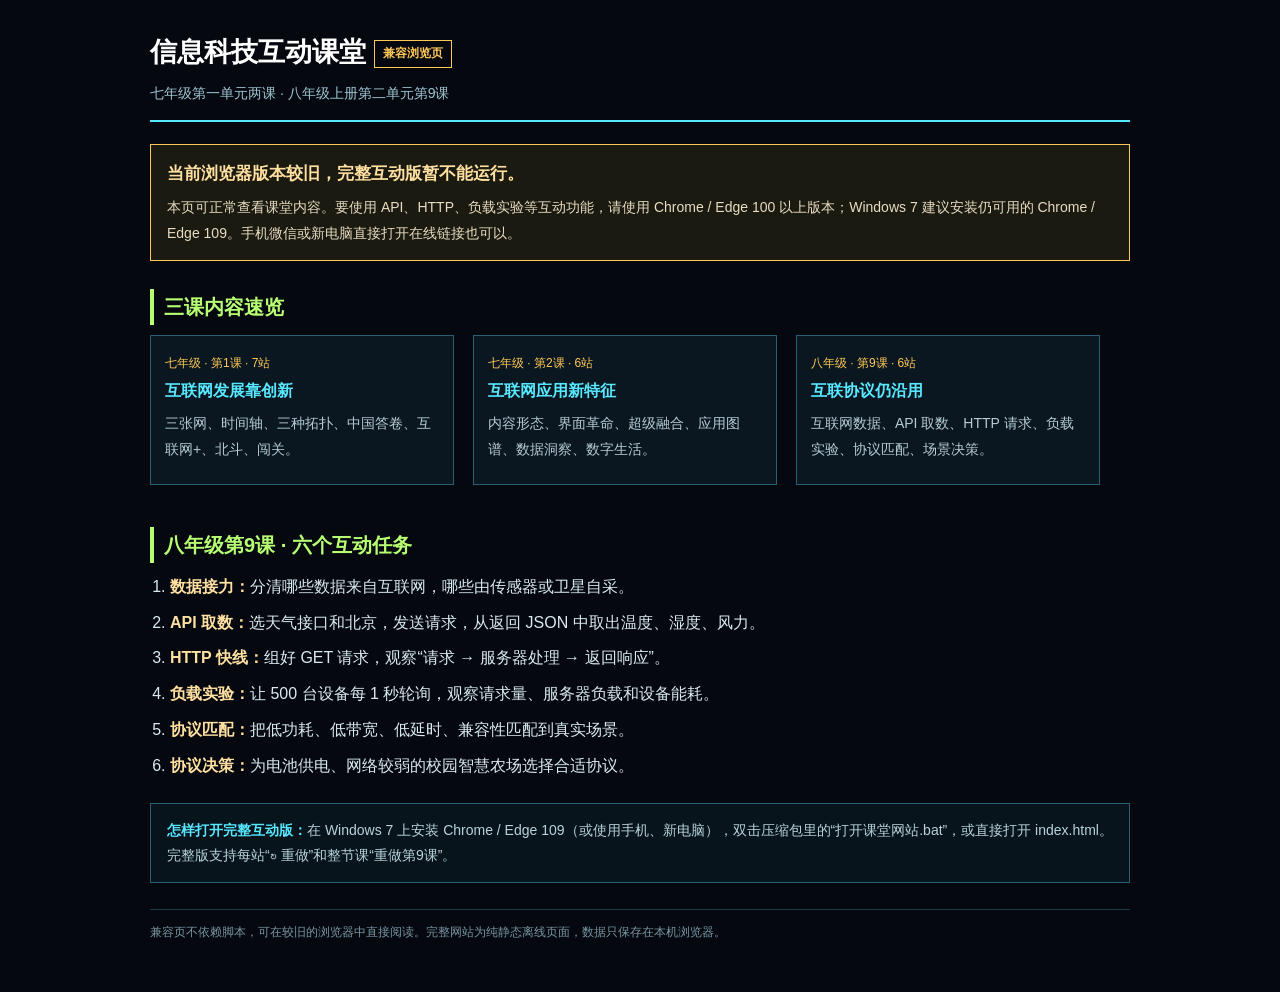
<file: compat.html>
﻿<!doctype html>
<html lang="zh-CN">
<head>
  <meta charset="utf-8">
  <meta name="viewport" content="width=device-width, initial-scale=1">
  <meta name="theme-color" content="#05080f">
  <title>信息科技互动课堂 · 兼容浏览页</title>
  <style>
    * { box-sizing: border-box; }
    body { margin: 0; background: #05080f; color: #e8f7fb; font-family: "Microsoft YaHei", "SimSun", sans-serif; font-size: 16px; line-height: 1.8; }
    .wrap { width: 92%; max-width: 980px; margin: 0 auto; padding: 28px 0 48px; }
    .head { border-bottom: 2px solid #57e8ff; padding-bottom: 14px; margin-bottom: 22px; }
    .head h1 { margin: 0; font-size: 27px; color: #ffffff; }
    .head p { margin: 4px 0 0; color: #9fc5d3; font-size: 14px; }
    .badge { display: inline-block; padding: 2px 8px; margin-left: 8px; border: 1px solid #ffc857; color: #ffc857; font-size: 12px; vertical-align: middle; }
    .notice { border: 1px solid #ffc857; background: #1b1a10; padding: 14px 16px; margin: 0 0 22px; }
    .notice b { color: #ffe0a0; font-size: 17px; }
    .notice p { margin: 6px 0 0; color: #e8dcc2; font-size: 14px; }
    h2 { margin: 28px 0 10px; font-size: 20px; color: #b7ff72; border-left: 4px solid #b7ff72; padding-left: 10px; }
    .card { display: inline-block; width: 31%; min-height: 150px; vertical-align: top; margin: 0 1.5% 14px 0; padding: 12px 14px; border: 1px solid #2b6073; background: #0a1720; }
    .card b { display: block; color: #57e8ff; font-size: 16px; margin-bottom: 4px; }
    .card span { color: #ffc857; font-size: 12px; }
    .card p { margin: 6px 0 0; color: #b6ccd5; font-size: 14px; }
    ol { margin: 8px 0 0 20px; padding: 0; }
    li { margin: 7px 0; color: #d9eaf0; }
    li b { color: #ffe0a0; }
    .note { margin-top: 22px; border: 1px solid #2b6073; background: #08141b; padding: 14px 16px; color: #b8d3dd; font-size: 14px; }
    .note b { color: #57e8ff; }
    .foot { margin-top: 26px; padding-top: 12px; border-top: 1px solid #193a47; color: #7896a3; font-size: 12px; }
    @media (max-width: 700px) {
      .card { display: block; width: 100%; margin: 0 0 12px; }
      .wrap { width: 94%; }
    }
  </style>
</head>
<body>
  <div class="wrap">
    <div class="head">
      <h1>信息科技互动课堂<span class="badge">兼容浏览页</span></h1>
      <p>七年级第一单元两课 · 八年级上册第二单元第9课</p>
    </div>

    <div class="notice">
      <b>当前浏览器版本较旧，完整互动版暂不能运行。</b>
      <p>本页可正常查看课堂内容。要使用 API、HTTP、负载实验等互动功能，请使用 Chrome / Edge 100 以上版本；Windows 7 建议安装仍可用的 Chrome / Edge 109。手机微信或新电脑直接打开在线链接也可以。</p>
    </div>

    <h2>三课内容速览</h2>
    <div class="card">
      <span>七年级 · 第1课 · 7站</span>
      <b>互联网发展靠创新</b>
      <p>三张网、时间轴、三种拓扑、中国答卷、互联网+、北斗、闯关。</p>
    </div>
    <div class="card">
      <span>七年级 · 第2课 · 6站</span>
      <b>互联网应用新特征</b>
      <p>内容形态、界面革命、超级融合、应用图谱、数据洞察、数字生活。</p>
    </div>
    <div class="card">
      <span>八年级 · 第9课 · 6站</span>
      <b>互联协议仍沿用</b>
      <p>互联网数据、API 取数、HTTP 请求、负载实验、协议匹配、场景决策。</p>
    </div>

    <h2>八年级第9课 · 六个互动任务</h2>
    <ol>
      <li><b>数据接力：</b>分清哪些数据来自互联网，哪些由传感器或卫星自采。</li>
      <li><b>API 取数：</b>选天气接口和北京，发送请求，从返回 JSON 中取出温度、湿度、风力。</li>
      <li><b>HTTP 快线：</b>组好 GET 请求，观察“请求 → 服务器处理 → 返回响应”。</li>
      <li><b>负载实验：</b>让 500 台设备每 1 秒轮询，观察请求量、服务器负载和设备能耗。</li>
      <li><b>协议匹配：</b>把低功耗、低带宽、低延时、兼容性匹配到真实场景。</li>
      <li><b>协议决策：</b>为电池供电、网络较弱的校园智慧农场选择合适协议。</li>
    </ol>

    <div class="note">
      <b>怎样打开完整互动版：</b>在 Windows 7 上安装 Chrome / Edge 109（或使用手机、新电脑），双击压缩包里的“打开课堂网站.bat”，或直接打开 index.html。完整版支持每站“↻ 重做”和整节课“重做第9课”。
    </div>

    <div class="foot">兼容页不依赖脚本，可在较旧的浏览器中直接阅读。完整网站为纯静态离线页面，数据只保存在本机浏览器。</div>
  </div>
</body>
</html>
</file>
<file: assets/styles.css>
﻿/* ==========================================================================
   互联网发展靠创新 · 七年级信息科技互动课堂
   Visual system: deep-space classroom console / cyan-lime signal language
   ========================================================================== */

:root {
  --bg: #04070d;
  --bg-2: #07121b;
  --panel: #091722;
  --panel-soft: #0b1d2a;
  --panel-bright: #0e2736;
  --text: #edfaff;
  --muted: #91adbc;
  --dim: #607c8b;
  --cyan: #57e8ff;
  --cyan-soft: #9ff3ff;
  --lime: #b7ff72;
  --amber: #ffc857;
  --pink: #ff6ec7;
  --red: #ff6078;
  --line: rgba(87, 232, 255, .16);
  --line-strong: rgba(87, 232, 255, .35);
  --line-soft: rgba(255, 255, 255, .07);
  --topbar-h: 74px;
  --max: 1280px;
  --sans: "Microsoft YaHei UI", "Microsoft YaHei", "PingFang SC", "Noto Sans CJK SC", "Source Han Sans SC", sans-serif;
  --display: "Bahnschrift SemiCondensed", "Bahnschrift", "DIN Alternate", "Arial Narrow", var(--sans);
  --mono: "Cascadia Code", "Consolas", "SFMono-Regular", "Menlo", monospace;
  --radius: 18px;
}

*,
*::before,
*::after { box-sizing: border-box; }

html {
  scroll-behavior: smooth;
  -webkit-text-size-adjust: 100%;
}

body {
  margin: 0;
  min-width: 320px;
  background: var(--bg);
  color: var(--text);
  font-family: var(--sans);
  font-size: 16px;
  line-height: 1.7;
  overflow-x: hidden;
  text-rendering: optimizeLegibility;
}

body.is-locked { overflow: hidden; }

::selection { background: rgba(87, 232, 255, .28); color: #fff; }

::-webkit-scrollbar { width: 10px; height: 10px; }
::-webkit-scrollbar-track { background: #040a10; }
::-webkit-scrollbar-thumb { background: #173c4d; border-radius: 8px; border: 2px solid #040a10; }
::-webkit-scrollbar-thumb:hover { background: #245b71; }

a { color: inherit; text-decoration: none; }
button, input, textarea, select { font: inherit; }
button { color: inherit; }
img, svg { max-width: 100%; }
h1, h2, h3, p { margin: 0; }
button { -webkit-tap-highlight-color: transparent; }

:focus-visible {
  outline: 2px solid var(--lime);
  outline-offset: 3px;
}

.js [data-reveal] {
  opacity: 0;
  transform: translateY(28px);
  transition: opacity .85s cubic-bezier(.2,.8,.2,1), transform .85s cubic-bezier(.2,.8,.2,1);
}
.js [data-reveal].is-visible { opacity: 1; transform: none; }

/* ---------- Atmosphere & shared type ---------- */

.page-atmosphere {
  position: fixed;
  inset: 0;
  z-index: 0;
  pointer-events: none;
  background:
    radial-gradient(ellipse at 82% 8%, rgba(87, 232, 255, .12), transparent 32%),
    radial-gradient(ellipse at 8% 44%, rgba(183, 255, 114, .055), transparent 28%),
    radial-gradient(ellipse at 52% 94%, rgba(255, 110, 199, .045), transparent 32%);
}

body::before {
  content: "";
  position: fixed;
  inset: 0;
  z-index: 0;
  pointer-events: none;
  background-image:
    linear-gradient(rgba(87, 232, 255, .035) 1px, transparent 1px),
    linear-gradient(90deg, rgba(87, 232, 255, .035) 1px, transparent 1px);
  background-size: 58px 58px;
  mask-image: radial-gradient(ellipse at 50% 28%, #000 0%, transparent 72%);
  -webkit-mask-image: radial-gradient(ellipse at 50% 28%, #000 0%, transparent 72%);
}

main, .site-footer, .topbar { position: relative; z-index: 2; }

.mono-label,
.lab-code,
.eyebrow,
.section-meta,
.hero-source,
.footer-meta,
.map-coords {
  font-family: var(--mono);
  letter-spacing: .13em;
  text-transform: uppercase;
}

.mono-label {
  display: inline-block;
  color: var(--cyan);
  font-size: 10px;
  font-weight: 600;
}

.lab-code {
  display: inline-flex;
  align-items: center;
  gap: 8px;
  color: var(--cyan);
  font-size: 10px;
  font-weight: 600;
}
.lab-code::before {
  content: "";
  width: 16px;
  height: 1px;
  background: currentColor;
  box-shadow: 0 0 8px currentColor;
}

.eyebrow {
  display: inline-flex;
  align-items: center;
  gap: 10px;
  color: var(--cyan);
  font-size: 11px;
  font-weight: 600;
}
.eyebrow em { color: var(--dim); font-style: normal; }

.live-dot {
  width: 7px;
  height: 7px;
  border-radius: 50%;
  background: var(--lime);
  box-shadow: 0 0 0 0 rgba(183, 255, 114, .55);
  animation: live 2s infinite;
}

.hl {
  color: var(--cyan-soft);
  position: relative;
  white-space: nowrap;
}
.hl::after {
  content: "";
  position: absolute;
  left: 0;
  right: 0;
  bottom: .05em;
  height: .14em;
  background: linear-gradient(90deg, var(--cyan), rgba(87, 232, 255, 0));
  opacity: .55;
}

/* ---------- Buttons ---------- */

.btn {
  position: relative;
  display: inline-flex;
  align-items: center;
  justify-content: center;
  gap: 10px;
  min-height: 50px;
  padding: 0 26px;
  border: 1px solid transparent;
  border-radius: 7px;
  background: transparent;
  color: var(--text);
  font-size: 14px;
  font-weight: 700;
  letter-spacing: .02em;
  cursor: pointer;
  transition: transform .25s ease, box-shadow .25s ease, border-color .25s ease, background .25s ease, color .25s ease;
}
.btn svg {
  width: 18px;
  height: 18px;
  fill: none;
  stroke: currentColor;
  stroke-width: 1.8;
  stroke-linecap: round;
  stroke-linejoin: round;
  transition: transform .25s ease;
}
.btn:hover { transform: translateY(-2px); }
.btn:hover svg { transform: translateX(3px); }
.btn:active { transform: translateY(0); }

.btn-primary {
  background: linear-gradient(105deg, var(--cyan) 0%, #9df5ff 45%, var(--lime) 100%);
  color: #031018;
  box-shadow: 0 12px 36px rgba(87, 232, 255, .20), inset 0 1px 0 rgba(255,255,255,.55);
  clip-path: polygon(0 0, calc(100% - 13px) 0, 100% 50%, calc(100% - 13px) 100%, 0 100%);
  padding-right: 32px;
}
.btn-primary:hover { box-shadow: 0 16px 42px rgba(87, 232, 255, .34), inset 0 1px 0 rgba(255,255,255,.65); }

.btn-ghost {
  border-color: rgba(87, 232, 255, .32);
  background: rgba(8, 24, 34, .55);
  color: var(--cyan-soft);
  backdrop-filter: blur(12px);
}
.btn-ghost:hover { border-color: var(--cyan); background: rgba(87, 232, 255, .08); }

.btn-quiet {
  border-color: var(--line);
  background: rgba(255, 255, 255, .025);
  color: var(--muted);
}
.btn-quiet:hover { border-color: var(--line-strong); color: var(--text); background: rgba(87, 232, 255, .05); }

.btn-danger {
  border-color: rgba(255, 96, 120, .4);
  background: rgba(255, 96, 120, .1);
  color: #ffb6c1;
}
.btn-danger:hover { background: rgba(255, 96, 120, .18); border-color: var(--red); }

.btn-small { min-height: 40px; padding: 0 18px; font-size: 12.5px; }
.btn-primary.btn-small { padding-right: 25px; }
.btn[disabled] { opacity: .35; cursor: not-allowed; transform: none; box-shadow: none; }

.text-btn {
  display: inline-flex;
  align-items: center;
  gap: 8px;
  padding: 0;
  border: 0;
  background: none;
  color: var(--cyan);
  font-size: 12px;
  font-weight: 700;
  letter-spacing: .02em;
  cursor: pointer;
  transition: color .2s ease, gap .2s ease;
}
.text-btn:hover { color: var(--lime); gap: 12px; }

.icon-btn {
  position: relative;
  display: inline-grid;
  place-items: center;
  width: 38px;
  height: 38px;
  padding: 0;
  border: 1px solid var(--line);
  border-radius: 7px;
  background: rgba(255, 255, 255, .025);
  color: var(--muted);
  cursor: pointer;
  transition: .25s ease;
}
.icon-btn:hover { color: var(--cyan); border-color: var(--line-strong); background: rgba(87, 232, 255, .07); }
.icon-btn svg { width: 18px; height: 18px; fill: none; stroke: currentColor; stroke-width: 1.7; stroke-linecap: round; stroke-linejoin: round; }
.icon-btn .icon-off { display: none; }
.icon-btn.is-muted .icon-on { display: none; }
.icon-btn.is-muted .icon-off { display: block; }

/* ---------- Launch ---------- */

.launch {
  position: fixed;
  inset: 0;
  z-index: 200;
  display: grid;
  place-items: center;
  padding: 24px;
  overflow: auto;
  background:
    radial-gradient(circle at 50% 50%, rgba(14, 54, 72, .55), transparent 46%),
    linear-gradient(135deg, #03070c 0%, #06111a 50%, #03070c 100%);
  transition: opacity .65s ease, visibility .65s ease;
}
.launch.is-hidden { opacity: 0; visibility: hidden; pointer-events: none; }

.launch-grid {
  position: absolute;
  inset: -30%;
  background-image:
    linear-gradient(rgba(87, 232, 255, .07) 1px, transparent 1px),
    linear-gradient(90deg, rgba(87, 232, 255, .07) 1px, transparent 1px);
  background-size: 66px 66px;
  transform: perspective(600px) rotateX(58deg) translateY(12%);
  mask-image: radial-gradient(ellipse at 50% 35%, #000 0%, transparent 65%);
  -webkit-mask-image: radial-gradient(ellipse at 50% 35%, #000 0%, transparent 65%);
  opacity: .8;
}
.launch-glow {
  position: absolute;
  width: 760px;
  height: 760px;
  border-radius: 50%;
  background: radial-gradient(circle, rgba(87, 232, 255, .16), transparent 64%);
  filter: blur(20px);
  animation: breathe 8s ease-in-out infinite;
}

.launch-panel {
  position: relative;
  display: grid;
  grid-template-columns: 1.08fr .92fr;
  gap: 52px;
  width: min(1140px, 100%);
  padding: 54px;
  border: 1px solid rgba(87, 232, 255, .28);
  border-radius: 4px;
  background: linear-gradient(145deg, rgba(9, 24, 35, .94), rgba(4, 11, 18, .96));
  box-shadow: 0 40px 120px rgba(0, 0, 0, .68), inset 0 1px 0 rgba(255, 255, 255, .05);
  backdrop-filter: blur(20px);
}
.launch-panel::before {
  content: "";
  position: absolute;
  left: 8%;
  right: 8%;
  top: 0;
  height: 1px;
  background: linear-gradient(90deg, transparent, var(--cyan), transparent);
  opacity: .8;
}
.launch-corner {
  position: absolute;
  width: 28px;
  height: 28px;
  border-color: var(--cyan);
  border-style: solid;
  opacity: .6;
}
.launch-corner.tl { top: 12px; left: 12px; border-width: 1px 0 0 1px; }
.launch-corner.tr { top: 12px; right: 12px; border-width: 1px 1px 0 0; }
.launch-corner.bl { bottom: 12px; left: 12px; border-width: 0 0 1px 1px; }
.launch-corner.br { bottom: 12px; right: 12px; border-width: 0 1px 1px 0; }

.launch-unit {
  margin-top: 26px;
  color: var(--muted);
  font-size: 13px;
  letter-spacing: .2em;
}
.launch-main h1 {
  margin-top: 8px;
  font-size: clamp(52px, 5.2vw, 80px);
  font-weight: 800;
  line-height: 1.02;
  letter-spacing: -.055em;
}
.launch-main h1 span {
  background: linear-gradient(100deg, var(--cyan-soft), var(--cyan) 50%, var(--lime));
  -webkit-background-clip: text;
  background-clip: text;
  color: transparent;
}
.launch-main h1 i { color: var(--lime); font-style: normal; }
.launch-lead {
  max-width: 500px;
  margin-top: 22px;
  color: var(--muted);
  font-size: 15px;
  line-height: 1.9;
}
.launch-facts {
  display: flex;
  gap: 28px;
  margin-top: 34px;
  padding-top: 24px;
  border-top: 1px solid var(--line);
}
.launch-facts div { display: flex; flex-direction: column; gap: 2px; }
.launch-facts b {
  font-family: var(--display);
  font-size: 25px;
  font-weight: 700;
  letter-spacing: .02em;
  color: var(--text);
}
.launch-facts b small { margin-left: 2px; color: var(--cyan); font-size: 12px; }
.launch-facts span { color: var(--dim); font-size: 11px; }

.launch-side {
  display: flex;
  flex-direction: column;
  justify-content: center;
  padding-left: 44px;
  border-left: 1px solid var(--line);
}
.launch-side-head { display: flex; flex-direction: column; gap: 5px; margin-bottom: 18px; }
.launch-side-head span { color: var(--cyan); font-family: var(--mono); font-size: 9px; letter-spacing: .15em; }
.launch-side-head b { font-size: 21px; letter-spacing: -.02em; }

.launch-teams { display: grid; grid-template-columns: 1fr 1fr; gap: 9px; }
.team-choice {
  display: flex;
  align-items: center;
  gap: 12px;
  min-height: 70px;
  padding: 10px 13px;
  border: 1px solid rgba(255, 255, 255, .09);
  border-radius: 6px;
  background: rgba(255, 255, 255, .022);
  text-align: left;
  cursor: pointer;
  transition: .25s ease;
}
.team-choice:hover { border-color: var(--team-color); background: color-mix(in srgb, var(--team-color) 8%, transparent); }
.team-choice.is-active {
  border-color: var(--team-color);
  background: color-mix(in srgb, var(--team-color) 12%, transparent);
  box-shadow: 0 0 24px color-mix(in srgb, var(--team-color) 18%, transparent), inset 0 0 20px color-mix(in srgb, var(--team-color) 5%, transparent);
}
.team-choice i {
  display: grid;
  place-items: center;
  width: 30px;
  height: 30px;
  border-radius: 50%;
  border: 1px solid color-mix(in srgb, var(--team-color) 60%, transparent);
  color: var(--team-color);
  font-family: var(--display);
  font-size: 15px;
  font-style: normal;
}
.team-choice span { display: flex; flex-direction: column; gap: 2px; min-width: 0; }
.team-choice b { font-size: 13px; }
.team-choice small { color: var(--dim); font-size: 9px; white-space: nowrap; overflow: hidden; text-overflow: ellipsis; }

.launch-check {
  display: flex;
  align-items: center;
  gap: 9px;
  margin: 20px 0 14px;
  color: var(--muted);
  font-size: 11px;
  cursor: pointer;
  user-select: none;
}
.launch-check input { accent-color: var(--cyan); width: 14px; height: 14px; }

.launch-enter { width: 100%; min-height: 54px; margin-top: 4px; }
.launch-tip { margin-top: 12px; color: var(--dim); font-size: 10px; text-align: center; }

/* ---------- Topbar ---------- */

.topbar {
  position: fixed;
  top: 0;
  left: 0;
  right: 0;
  z-index: 90;
  display: flex;
  align-items: center;
  gap: 18px;
  height: var(--topbar-h);
  padding: 0 clamp(16px, 3vw, 42px);
  border-bottom: 1px solid rgba(87, 232, 255, .1);
  background: rgba(4, 9, 15, .82);
  backdrop-filter: blur(20px) saturate(140%);
  transition: box-shadow .3s ease, background .3s ease;
}
.topbar.is-scrolled { background: rgba(4, 9, 15, .94); box-shadow: 0 18px 40px rgba(0, 0, 0, .34); }

.brand { display: flex; align-items: center; gap: 11px; flex: 0 0 auto; }
.brand-mark {
  display: grid;
  place-items: center;
  width: 36px;
  height: 36px;
  border: 1px solid rgba(87, 232, 255, .35);
  border-radius: 50%;
  background: radial-gradient(circle, rgba(87, 232, 255, .11), transparent 70%);
  box-shadow: 0 0 20px rgba(87, 232, 255, .1);
}
.brand-mark svg { width: 26px; height: 26px; fill: none; stroke: var(--cyan); stroke-width: 1; opacity: .9; }
.brand-text { display: flex; flex-direction: column; line-height: 1.2; }
.brand-text b { font-size: 13px; letter-spacing: .08em; }
.brand-text small { color: var(--dim); font-size: 9px; letter-spacing: .08em; }

.station-nav { display: flex; align-items: stretch; justify-content: center; gap: 2px; flex: 1 1 auto; height: 100%; }
.station-link {
  position: relative;
  display: flex;
  align-items: center;
  gap: 5px;
  padding: 0 8px;
  color: var(--dim);
  font-size: 11px;
  white-space: nowrap;
  transition: color .2s ease, background .2s ease;
}
.station-link i { font-family: var(--mono); font-size: 9px; font-style: normal; letter-spacing: .04em; opacity: .8; }
.station-link::after {
  content: "";
  position: absolute;
  left: 8px;
  right: 8px;
  bottom: 0;
  height: 2px;
  background: var(--cyan);
  box-shadow: 0 0 12px var(--cyan);
  transform: scaleX(0);
  transition: transform .25s ease;
}
.station-link:hover { color: var(--text); background: rgba(87, 232, 255, .035); }
.station-link.is-active { color: var(--cyan-soft); }
.station-link.is-active::after { transform: scaleX(1); }

.team-hud { display: flex; align-items: center; gap: 4px; flex: 0 0 auto; padding-left: 12px; border-left: 1px solid var(--line); }
.team-chip {
  display: flex;
  align-items: center;
  gap: 5px;
  height: 34px;
  padding: 0 7px;
  border: 1px solid transparent;
  border-radius: 5px;
  background: transparent;
  cursor: pointer;
  transition: .2s ease;
}
.team-chip:hover { background: rgba(255, 255, 255, .04); }
.team-chip.is-active {
  border-color: color-mix(in srgb, var(--team-color) 50%, transparent);
  background: color-mix(in srgb, var(--team-color) 10%, transparent);
}
.team-chip i { width: 6px; height: 6px; border-radius: 50%; background: var(--team-color); box-shadow: 0 0 7px var(--team-color); }
.team-chip .team-name { color: var(--muted); font-size: 10px; }
.team-chip .team-score { color: var(--text); font-family: var(--display); font-size: 13px; font-weight: 700; min-width: 13px; text-align: right; }
.team-chip.is-pulse { animation: squadPulse .7s ease; }

.top-actions { display: flex; align-items: center; gap: 7px; flex: 0 0 auto; }
.teacher-btn { color: var(--amber); border-color: rgba(255, 200, 87, .18); }

.page-progress { position: absolute; left: 0; right: 0; bottom: -1px; height: 2px; background: rgba(255,255,255,.035); }
.page-progress i { display: block; width: 0; height: 100%; background: linear-gradient(90deg, var(--cyan), var(--lime)); box-shadow: 0 0 12px rgba(87, 232, 255, .7); }

.mobile-stations { display: none; }

/* ---------- Hero ---------- */

.hero {
  position: relative;
  display: flex;
  flex-direction: column;
  justify-content: center;
  min-height: 100vh;
  min-height: 100svh;
  padding: calc(var(--topbar-h) + 46px) clamp(20px, 4vw, 64px) 42px;
  overflow: hidden;
}
.hero::before {
  content: "";
  position: absolute;
  width: 62vw;
  height: 62vw;
  max-width: 840px;
  max-height: 840px;
  right: -8vw;
  top: 6%;
  border-radius: 50%;
  background: radial-gradient(circle, rgba(87, 232, 255, .10), transparent 66%);
  pointer-events: none;
}
.hero-grid {
  display: grid;
  grid-template-columns: 1.04fr .96fr;
  align-items: center;
  gap: 30px;
  width: min(var(--max), 100%);
  margin: 0 auto;
  flex: 1;
}
.hero-copy { position: relative; z-index: 2; padding-top: 18px; }
.hero-eyebrow { margin-bottom: 24px; }
.hero-title {
  font-size: clamp(58px, 7.4vw, 112px);
  font-weight: 800;
  line-height: .98;
  letter-spacing: -.06em;
}
.hero-title > span { display: block; }
.hero-title .accent {
  background: linear-gradient(100deg, #f4feff 0%, var(--cyan-soft) 42%, var(--cyan) 72%, var(--lime) 100%);
  -webkit-background-clip: text;
  background-clip: text;
  color: transparent;
}
.hero-title i { color: var(--lime); font-style: normal; -webkit-text-fill-color: var(--lime); }
.hero-lead {
  max-width: 585px;
  margin-top: 28px;
  color: var(--muted);
  font-size: 16px;
  line-height: 1.95;
}
.hero-actions { display: flex; flex-wrap: wrap; gap: 12px; margin-top: 32px; }
.hero-facts {
  display: flex;
  gap: 30px;
  margin-top: 42px;
  padding-top: 22px;
  border-top: 1px solid var(--line);
}
.hero-facts div { display: flex; flex-direction: column; gap: 1px; }
.hero-facts div > span { color: var(--cyan); font-family: var(--mono); font-size: 9px; letter-spacing: .1em; }
.hero-facts b { font-size: 14px; font-weight: 700; }
.hero-facts small { color: var(--dim); font-size: 10px; }

.hero-visual {
  position: relative;
  min-height: 590px;
  height: 100%;
}
#netCanvas { position: absolute; inset: 0; width: 100%; height: 100%; }
.hero-visual::before {
  content: "";
  position: absolute;
  inset: 8%;
  border-radius: 50%;
  background: radial-gradient(circle, rgba(87, 232, 255, .12), transparent 55%);
  filter: blur(18px);
}
.orbit {
  position: absolute;
  left: 50%;
  top: 50%;
  border: 1px solid rgba(87, 232, 255, .16);
  border-radius: 50%;
  transform: translate(-50%, -50%);
  pointer-events: none;
}
.orbit::before {
  content: "";
  position: absolute;
  top: -3px;
  left: 50%;
  width: 5px;
  height: 5px;
  border-radius: 50%;
  background: var(--cyan);
  box-shadow: 0 0 10px var(--cyan);
}
.orbit-a { width: 270px; height: 270px; border-style: dashed; animation: spin 34s linear infinite; }
.orbit-b { width: 420px; height: 420px; border-color: rgba(183, 255, 114, .13); animation: spinReverse 52s linear infinite; }
.orbit-b::before { background: var(--lime); box-shadow: 0 0 10px var(--lime); }
.orbit-c { width: 540px; height: 540px; border-style: dotted; opacity: .55; animation: spin 76s linear infinite; }

.hero-core {
  position: absolute;
  left: 50%;
  top: 50%;
  display: flex;
  flex-direction: column;
  align-items: center;
  justify-content: center;
  width: 168px;
  height: 168px;
  border: 1px solid rgba(87, 232, 255, .26);
  border-radius: 50%;
  background: radial-gradient(circle at 50% 35%, rgba(20, 67, 84, .68), rgba(4, 15, 23, .9));
  box-shadow: 0 0 70px rgba(87, 232, 255, .14), inset 0 0 40px rgba(87, 232, 255, .06);
  transform: translate(-50%, -50%);
  backdrop-filter: blur(4px);
}
.hero-core span { color: var(--cyan); font-family: var(--mono); font-size: 8px; letter-spacing: .2em; }
.hero-core b { margin: 3px 0 1px; font-size: 32px; letter-spacing: .08em; }
.hero-core small { color: var(--dim); font-family: var(--mono); font-size: 7px; letter-spacing: .1em; text-align: center; }

.hud-tag {
  position: absolute;
  display: inline-flex;
  align-items: center;
  gap: 6px;
  padding: 6px 9px;
  border: 1px solid rgba(87, 232, 255, .17);
  background: rgba(4, 13, 20, .72);
  color: var(--muted);
  font-family: var(--mono);
  font-size: 8px;
  letter-spacing: .08em;
  backdrop-filter: blur(8px);
}
.hud-tag b { color: var(--cyan); font-family: var(--display); font-size: 13px; }
.hud-tag i { width: 5px; height: 5px; border-radius: 50%; background: var(--lime); box-shadow: 0 0 8px var(--lime); }
.tag-a { top: 12%; right: 6%; }
.tag-b { left: 2%; top: 38%; }
.tag-c { right: 2%; bottom: 26%; }
.hero-visual-caption {
  position: absolute;
  left: 50%;
  bottom: 5%;
  transform: translateX(-50%);
  color: var(--dim);
  font-size: 10px;
  letter-spacing: .12em;
  white-space: nowrap;
}

.hero-bottom {
  display: flex;
  align-items: center;
  justify-content: space-between;
  gap: 20px;
  width: min(var(--max), 100%);
  margin: 20px auto 0;
  padding-top: 18px;
  border-top: 1px solid rgba(255, 255, 255, .05);
}
.scroll-cue { display: flex; align-items: center; gap: 10px; color: var(--dim); font-family: var(--mono); font-size: 8px; letter-spacing: .14em; }
.scroll-cue i { position: relative; display: block; width: 1px; height: 26px; background: rgba(87, 232, 255, .25); overflow: hidden; }
.scroll-cue i::after { content: ""; position: absolute; left: 0; top: -100%; width: 1px; height: 100%; background: var(--cyan); animation: scrollLine 2s infinite; }
.hero-source { color: var(--dim); font-size: 8px; letter-spacing: .06em; text-align: right; }

/* ---------- Sections ---------- */

.section {
  position: relative;
  padding: 118px clamp(20px, 4vw, 64px) 108px;
  scroll-margin-top: calc(var(--topbar-h) + 8px);
}
.section::before {
  content: "";
  position: absolute;
  left: clamp(20px, 4vw, 64px);
  right: clamp(20px, 4vw, 64px);
  top: 0;
  height: 1px;
  background: linear-gradient(90deg, transparent, rgba(87, 232, 255, .18), transparent);
}
.section-inner { width: min(var(--max), 100%); margin: 0 auto; }

.section-head {
  display: grid;
  grid-template-columns: 128px 1fr;
  gap: 28px;
  align-items: start;
  margin-bottom: 48px;
}
.section-index {
  font-family: var(--display);
  font-size: clamp(82px, 9vw, 128px);
  font-weight: 700;
  line-height: .78;
  letter-spacing: -.06em;
  color: transparent;
  -webkit-text-stroke: 1px rgba(87, 232, 255, .26);
  user-select: none;
}
.section-meta { display: flex; align-items: center; gap: 12px; color: var(--cyan); font-size: 9px; margin-bottom: 13px; }
.section-meta i { width: 34px; height: 1px; background: var(--line-strong); }
.section-meta span:last-child { color: var(--dim); }
.section-head h2 {
  max-width: 880px;
  font-size: clamp(34px, 4vw, 56px);
  font-weight: 800;
  line-height: 1.18;
  letter-spacing: -.045em;
}
.section-dek { max-width: 760px; margin-top: 18px; color: var(--muted); font-size: 14px; line-height: 1.9; }

/* ---------- Mission gates ---------- */

.mission-gate {
  display: flex;
  align-items: center;
  justify-content: space-between;
  gap: 20px;
  width: min(var(--max), 100%);
  margin: -6px auto 26px;
  padding: 13px 18px;
  border: 1px solid rgba(87, 232, 255, .13);
  border-left: 2px solid var(--cyan);
  border-radius: 6px;
  background: rgba(7, 18, 27, .66);
}
.gate-copy { display: flex; flex-direction: column; gap: 5px; min-width: 0; }
.gate-kicker { color: var(--dim); font-family: var(--mono); font-size: 8px; letter-spacing: .16em; }
.gate-copy b { color: var(--text); font-size: 12px; font-weight: 600; }
.gate-status { display: flex; align-items: center; gap: 12px; flex-shrink: 0; }
.gate-state { color: var(--amber); font-family: var(--mono); font-size: 9px; font-style: normal; letter-spacing: .08em; }
.gate-meter { width: 140px; height: 3px; background: rgba(255, 255, 255, .07); overflow: hidden; }
.gate-meter i { display: block; width: 0; height: 100%; background: linear-gradient(90deg, var(--cyan), var(--lime)); transition: width .55s cubic-bezier(.2,.8,.2,1); }
.mission-gate.is-complete { border-left-color: var(--lime); background: rgba(183, 255, 114, .045); }
.mission-gate.is-complete .gate-state { color: var(--lime); }
.mission-gate.is-complete .gate-meter i { background: var(--lime); }

.section.is-locked .section-inner > *:not(.section-head) { display: none !important; }
.station-lock {
  display: none;
  align-items: center;
  gap: 28px;
  width: min(var(--max), 100%);
  min-height: 300px;
  margin: 0 auto;
  padding: 42px 48px;
  border: 1px dashed rgba(255, 200, 87, .3);
  border-radius: var(--radius);
  background:
    repeating-linear-gradient(135deg, rgba(255, 200, 87, .025) 0 9px, transparent 9px 18px),
    radial-gradient(circle at 20% 30%, rgba(255, 200, 87, .07), transparent 42%),
    rgba(7, 15, 21, .82);
}
.section.is-locked .station-lock { display: flex; animation: fadeUp .5s cubic-bezier(.2,.8,.2,1) both; }
.lock-icon {
  display: grid;
  place-items: center;
  flex: 0 0 auto;
  width: 68px;
  height: 68px;
  padding: 14px;
  border: 1px solid rgba(255, 200, 87, .32);
  border-radius: 50%;
  color: var(--amber);
  background: rgba(255, 200, 87, .05);
  box-shadow: 0 0 34px rgba(255, 200, 87, .12), inset 0 0 20px rgba(255, 200, 87, .05);
}
.lock-icon svg { width: 100%; height: 100%; }
.lock-copy { flex: 1; min-width: 0; }
.lock-kicker { color: var(--amber); font-family: var(--mono); font-size: 8px; letter-spacing: .18em; }
.lock-title { margin: 10px 0 8px; font-size: clamp(24px, 3vw, 38px); line-height: 1.2; letter-spacing: -.035em; }
.lock-requirement { color: var(--muted); font-size: 12px; line-height: 1.8; }
.station-lock .btn { flex-shrink: 0; }
.station-link.is-locked,
.mobile-stations a.is-locked { opacity: .32; cursor: not-allowed; }
.station-link.is-locked:hover { color: var(--dim); background: transparent; }

.tech-panel {
  position: relative;
  border: 1px solid var(--line);
  border-radius: var(--radius);
  background:
    linear-gradient(145deg, rgba(10, 26, 38, .82), rgba(5, 14, 21, .9));
  box-shadow: 0 26px 70px rgba(0, 0, 0, .25), inset 0 1px 0 rgba(255, 255, 255, .035);
  overflow: hidden;
}
.tech-panel::before {
  content: "";
  position: absolute;
  left: 8%;
  right: 8%;
  top: 0;
  height: 1px;
  background: linear-gradient(90deg, transparent, rgba(87, 232, 255, .55), transparent);
  opacity: .55;
  pointer-events: none;
}

/* ---------- 01 Origin ---------- */

.origin-grid {
  display: grid;
  grid-template-columns: 1.12fr .88fr;
  gap: 26px;
  align-items: stretch;
}
.net-triptych { display: grid; grid-template-columns: repeat(3, 1fr); gap: 11px; }
.net-card {
  position: relative;
  display: flex;
  flex-direction: column;
  min-height: 400px;
  padding: 18px 16px 16px;
  border: 1px solid rgba(87, 232, 255, .13);
  border-radius: 14px;
  background:
    radial-gradient(circle at 50% 30%, rgba(87, 232, 255, .075), transparent 58%),
    linear-gradient(160deg, rgba(10, 27, 38, .9), rgba(4, 12, 18, .92));
  color: var(--cyan);
  text-align: left;
  cursor: pointer;
  overflow: hidden;
  transition: .35s ease;
}
.net-card[data-net="fish"] { color: var(--lime); border-color: rgba(183, 255, 114, .13); background: radial-gradient(circle at 50% 30%, rgba(183, 255, 114, .065), transparent 58%), linear-gradient(160deg, rgba(10, 27, 38, .9), rgba(4, 12, 18, .92)); }
.net-card[data-net="spider"] { color: var(--amber); border-color: rgba(255, 200, 87, .13); background: radial-gradient(circle at 50% 30%, rgba(255, 200, 87, .06), transparent 58%), linear-gradient(160deg, rgba(10, 27, 38, .9), rgba(4, 12, 18, .92)); }
.net-card::after {
  content: "";
  position: absolute;
  inset: 9px;
  border: 1px solid color-mix(in srgb, currentColor 10%, transparent);
  border-radius: 8px;
  pointer-events: none;
  transition: border-color .3s ease;
}
.net-card:hover { transform: translateY(-5px); border-color: color-mix(in srgb, currentColor 50%, transparent); box-shadow: 0 20px 50px rgba(0,0,0,.35), 0 0 30px color-mix(in srgb, currentColor 10%, transparent); }
.net-card.is-open { border-color: color-mix(in srgb, currentColor 68%, transparent); box-shadow: inset 0 0 46px color-mix(in srgb, currentColor 7%, transparent), 0 0 30px color-mix(in srgb, currentColor 10%, transparent); }
.net-card.is-open::after { border-color: color-mix(in srgb, currentColor 32%, transparent); }

.net-no { position: absolute; top: 14px; right: 15px; z-index: 2; font-family: var(--mono); font-size: 9px; color: currentColor; opacity: .7; }
.net-art {
  width: 100%;
  margin: auto 0;
  padding: 8px 0;
  fill: none;
  stroke: currentColor;
  stroke-width: 1.2;
  opacity: .55;
  filter: drop-shadow(0 0 10px color-mix(in srgb, currentColor 25%, transparent));
  transition: opacity .35s ease, transform .6s ease;
}
.net-card:hover .net-art, .net-card.is-open .net-art { opacity: 1; transform: scale(1.04); }
.net-art .fish-shape { stroke: currentColor; }
.net-label { display: flex; flex-direction: column; gap: 1px; margin-top: auto; position: relative; z-index: 2; }
.net-label b { color: var(--text); font-size: 19px; letter-spacing: -.02em; }
.net-label small { color: var(--dim); font-size: 10px; letter-spacing: .08em; }
.net-secret {
  position: relative;
  z-index: 2;
  display: block;
  max-height: 0;
  margin-top: 0;
  color: currentColor;
  font-family: var(--mono);
  font-size: 8px;
  letter-spacing: .04em;
  opacity: 0;
  overflow: hidden;
  transition: .35s ease;
}
.net-card.is-open .net-secret { max-height: 24px; margin-top: 8px; opacity: .9; }

.origin-side { display: flex; flex-direction: column; gap: 13px; }
.decode-row { display: flex; align-items: center; justify-content: space-between; padding: 0 2px; color: var(--dim); font-size: 10px; }
.decode-row b { color: var(--cyan); font-family: var(--display); font-size: 22px; }
.net-insight {
  display: flex;
  gap: 13px;
  min-height: 112px;
  padding: 18px;
  border: 1px solid var(--line);
  border-radius: 12px;
  background: rgba(87, 232, 255, .035);
}
.insight-icon {
  display: grid;
  place-items: center;
  flex: 0 0 32px;
  width: 32px;
  height: 32px;
  border: 1px solid var(--line-strong);
  border-radius: 50%;
  color: var(--cyan);
  font-family: var(--display);
  font-size: 16px;
  font-weight: 700;
}
.net-insight p { color: var(--muted); font-size: 12.5px; line-height: 1.8; }

.definition-card {
  position: relative;
  flex: 1;
  padding: 24px;
  border: 1px solid rgba(183, 255, 114, .2);
  border-radius: 14px;
  background:
    radial-gradient(circle at 90% 5%, rgba(183, 255, 114, .08), transparent 40%),
    linear-gradient(150deg, rgba(11, 29, 39, .92), rgba(4, 13, 19, .93));
  overflow: hidden;
  transition: border-color .4s ease, box-shadow .4s ease;
}
.definition-card p {
  margin-top: 12px;
  color: #d6e8ef;
  font-size: 15px;
  line-height: 2;
  transition: filter .5s ease, opacity .5s ease;
}
.definition-card p span { color: var(--lime); font-weight: 700; border-bottom: 1px dashed rgba(183, 255, 114, .35); }
.definition-card.is-locked p { filter: blur(6px); opacity: .55; user-select: none; }
.three-elements { display: flex; gap: 8px; margin-top: 22px; }
.three-elements span { display: inline-flex; align-items: center; gap: 6px; padding: 7px 10px; border: 1px solid var(--line); border-radius: 4px; color: var(--muted); font-size: 10px; }
.three-elements i { color: var(--cyan); font-family: var(--mono); font-size: 8px; font-style: normal; }
.definition-lock {
  position: absolute;
  inset: 0;
  display: flex;
  flex-direction: column;
  align-items: center;
  justify-content: center;
  gap: 4px;
  background: linear-gradient(180deg, rgba(5, 14, 21, .35), rgba(5, 14, 21, .92));
  text-align: center;
  transition: opacity .45s ease, visibility .45s ease;
}
.definition-lock b { color: var(--cyan-soft); font-size: 13px; }
.definition-lock small { color: var(--dim); font-size: 10px; }
.definition-card:not(.is-locked) .definition-lock { opacity: 0; visibility: hidden; }
.definition-card:not(.is-locked) { border-color: rgba(183, 255, 114, .45); box-shadow: inset 0 0 40px rgba(183, 255, 114, .035); }

/* ---------- Build lab ---------- */

.build-lab { margin-top: 26px; padding: 30px; }
.lab-head, .timeline-top, .plus-head, .map-head {
  display: flex;
  align-items: flex-start;
  justify-content: space-between;
  gap: 24px;
  margin-bottom: 22px;
}
.lab-head h3, .timeline-top h3, .plus-head h3, .map-head h3 { margin-top: 5px; font-size: 24px; letter-spacing: -.035em; }
.lab-head > p { max-width: 430px; color: var(--muted); font-size: 11.5px; line-height: 1.8; text-align: right; }

.build-layout { display: grid; grid-template-columns: 1.48fr .52fr; gap: 22px; align-items: stretch; }
.build-board {
  position: relative;
  min-height: 390px;
  border: 1px solid rgba(87, 232, 255, .16);
  border-radius: 12px;
  background: #06131d;
  overflow: hidden;
  touch-action: manipulation;
}
.board-grid {
  position: absolute;
  inset: 0;
  background-image:
    linear-gradient(rgba(87, 232, 255, .055) 1px, transparent 1px),
    linear-gradient(90deg, rgba(87, 232, 255, .055) 1px, transparent 1px);
  background-size: 34px 34px;
  mask-image: radial-gradient(ellipse at center, #000 20%, transparent 78%);
  -webkit-mask-image: radial-gradient(ellipse at center, #000 20%, transparent 78%);
}
#buildSvg { position: absolute; inset: 0; z-index: 1; width: 100%; height: 100%; pointer-events: none; overflow: visible; }
.build-line { stroke: var(--cyan); stroke-width: 2; opacity: .65; vector-effect: non-scaling-stroke; filter: drop-shadow(0 0 4px rgba(87,232,255,.55)); }
.build-line.is-packet-path { stroke: var(--lime); opacity: 1; stroke-width: 3; }
.packet-dot { fill: var(--lime); filter: drop-shadow(0 0 7px var(--lime)); }

.device-node {
  position: absolute;
  z-index: 2;
  display: flex;
  flex-direction: column;
  align-items: center;
  gap: 1px;
  width: 84px;
  padding: 10px 6px 8px;
  border: 1px solid rgba(87, 232, 255, .24);
  border-radius: 9px;
  background: rgba(9, 28, 40, .92);
  color: var(--text);
  text-align: center;
  transform: translate(-50%, -50%);
  cursor: pointer;
  transition: .22s ease;
  box-shadow: 0 8px 18px rgba(0, 0, 0, .28);
}
.device-node:hover { border-color: var(--cyan); background: #0d2837; transform: translate(-50%, -50%) scale(1.04); }
.device-node.is-selected { border-color: var(--lime); box-shadow: 0 0 0 1px var(--lime), 0 0 28px rgba(183, 255, 114, .28); }
.device-node.is-receiving { animation: nodeReceive .9s ease; }
.device-node i {
  display: grid;
  place-items: center;
  width: 24px;
  height: 24px;
  border: 1px solid rgba(87, 232, 255, .25);
  border-radius: 50%;
  color: var(--cyan);
  font-family: var(--display);
  font-size: 12px;
  font-style: normal;
}
.device-node b { font-size: 10px; font-weight: 700; }
.device-node small { color: var(--dim); font-size: 8px; }
.board-hint {
  position: absolute;
  left: 50%;
  bottom: 12px;
  z-index: 3;
  transform: translateX(-50%);
  padding: 5px 12px;
  border: 1px solid rgba(87, 232, 255, .12);
  border-radius: 20px;
  background: rgba(4, 12, 18, .8);
  color: var(--dim);
  font-size: 9px;
  white-space: nowrap;
}
.build-side { display: flex; flex-direction: column; gap: 15px; }
.readout { border: 1px solid var(--line); border-radius: 10px; overflow: hidden; }
.readout > div { display: flex; align-items: center; justify-content: space-between; padding: 11px 13px; border-bottom: 1px solid var(--line-soft); }
.readout > div:last-child { border-bottom: 0; }
.readout span { color: var(--dim); font-size: 10px; }
.readout b { font-family: var(--display); font-size: 20px; line-height: 1; }
.status-off { color: var(--red) !important; font-family: var(--sans) !important; font-size: 12px !important; }
.status-on { color: var(--lime) !important; font-family: var(--sans) !important; font-size: 12px !important; }
.build-tip { color: var(--dim); font-size: 10.5px; line-height: 1.8; }
.build-actions { display: flex; flex-direction: column; gap: 7px; margin-top: auto; }
.lab-award { min-height: 34px; padding: 9px 11px; border: 1px dashed rgba(183, 255, 114, .25); border-radius: 6px; color: var(--lime); font-size: 10px; opacity: 0; transition: .3s ease; }
.lab-award.is-shown { opacity: 1; background: rgba(183, 255, 114, .05); }

/* ---------- 02 Timeline ---------- */

.timeline-board { padding: 32px; }
.timeline-status { padding: 7px 12px; border: 1px solid var(--line); border-radius: 4px; color: var(--dim); font-size: 10px; white-space: nowrap; }
.timeline-status.is-ok { border-color: rgba(183, 255, 114, .35); color: var(--lime); }
.timeline-status.is-error { border-color: rgba(255, 96, 120, .35); color: #ff9aaa; }

.timeline-slots { position: relative; display: grid; grid-template-columns: repeat(4, 1fr); gap: 16px; margin: 26px 0 20px; }
.timeline-rail { position: absolute; left: 4%; right: 4%; top: 39px; height: 1px; background: linear-gradient(90deg, transparent, rgba(87,232,255,.28), transparent); }
.year-slot {
  position: relative;
  z-index: 1;
  display: flex;
  flex-direction: column;
  align-items: flex-start;
  min-height: 136px;
  padding: 14px 15px;
  border: 1px dashed rgba(87, 232, 255, .23);
  border-radius: 10px;
  background: rgba(87, 232, 255, .025);
  text-align: left;
  cursor: pointer;
  transition: .25s ease;
}
.year-slot:hover { border-color: var(--line-strong); background: rgba(87, 232, 255, .055); }
.year-slot .year { color: var(--cyan); font-family: var(--display); font-size: 30px; font-weight: 700; line-height: 1; letter-spacing: .01em; }
.year-slot .slot-fill { margin-top: 12px; color: var(--dim); font-size: 10px; }
.year-slot small { margin-top: 5px; color: rgba(96, 124, 139, .7); font-size: 8px; line-height: 1.5; }
.year-slot.is-filled { border-style: solid; border-color: rgba(87, 232, 255, .36); background: rgba(87, 232, 255, .07); }
.year-slot.is-filled .slot-fill { color: var(--text); font-size: 11px; font-weight: 700; }
.year-slot.is-correct { border-color: rgba(183, 255, 114, .55); background: rgba(183, 255, 114, .075); box-shadow: inset 0 0 26px rgba(183,255,114,.04); }
.year-slot.is-correct .year { color: var(--lime); }
.year-slot.is-wrong { animation: shake .45s ease; border-color: rgba(255, 96, 120, .5); }

.timeline-tray { display: grid; grid-template-columns: repeat(4, 1fr); gap: 10px; }
.event-card {
  display: flex;
  align-items: center;
  gap: 9px;
  min-height: 60px;
  padding: 10px 12px;
  border: 1px solid rgba(255, 255, 255, .09);
  border-radius: 7px;
  background: rgba(255, 255, 255, .025);
  color: var(--text);
  text-align: left;
  cursor: grab;
  transition: .22s ease;
}
.event-card:hover { border-color: var(--line-strong); background: rgba(87, 232, 255, .055); transform: translateY(-2px); }
.event-card:active { cursor: grabbing; }
.event-card.is-selected { border-color: var(--lime); box-shadow: 0 0 0 1px var(--lime), 0 0 20px rgba(183,255,114,.12); }
.event-card[hidden] { display: none; }
.event-card i { display: grid; place-items: center; flex: 0 0 26px; width: 26px; height: 26px; border: 1px solid var(--line); border-radius: 50%; color: var(--cyan); font-family: var(--display); font-size: 12px; font-style: normal; }
.event-card span { display: block; font-size: 11px; font-weight: 700; line-height: 1.45; }
.event-card small { display: block; margin-top: 2px; color: var(--dim); font-size: 8px; }

.timeline-controls { display: flex; align-items: center; flex-wrap: wrap; gap: 10px; margin-top: 18px; }
.timeline-hint { flex: 1; min-width: 220px; color: var(--amber); font-size: 10px; line-height: 1.6; }
.timeline-facts { display: grid; grid-template-columns: repeat(4, 1fr); gap: 10px; margin-top: 22px; }
.timeline-facts article { padding: 14px; border: 1px solid rgba(183, 255, 114, .18); border-radius: 8px; background: rgba(183, 255, 114, .035); }
.timeline-facts b { display: block; color: var(--lime); font-family: var(--display); font-size: 24px; line-height: 1; }
.timeline-facts span { display: block; margin-top: 6px; font-size: 10px; font-weight: 700; }
.timeline-facts p { margin-top: 4px; color: var(--dim); font-size: 9px; line-height: 1.6; }

.stage-explorer { margin-top: 30px; }
.stage-tabs { display: grid; grid-template-columns: repeat(4, 1fr); gap: 8px; }
.stage-tab {
  position: relative;
  display: grid;
  grid-template-columns: auto 1fr;
  grid-template-rows: auto auto;
  gap: 0 9px;
  padding: 14px 16px;
  border: 1px solid transparent;
  border-bottom: 1px solid var(--line);
  background: transparent;
  color: var(--dim);
  text-align: left;
  cursor: pointer;
  transition: .25s ease;
}
.stage-tab span { grid-row: 1 / 3; align-self: center; color: rgba(87, 232, 255, .34); font-family: var(--display); font-size: 25px; line-height: 1; }
.stage-tab b { color: var(--muted); font-size: 13px; }
.stage-tab i { color: var(--dim); font-family: var(--mono); font-size: 8px; font-style: normal; }
.stage-tab:hover { background: rgba(87, 232, 255, .035); }
.stage-tab.is-active { border-color: var(--line); border-bottom-color: var(--cyan); background: linear-gradient(180deg, rgba(87,232,255,.06), transparent); }
.stage-tab.is-active span, .stage-tab.is-active b { color: var(--cyan-soft); }
.stage-panel {
  display: grid;
  grid-template-columns: 145px 1.05fr .95fr;
  gap: 30px;
  align-items: center;
  min-height: 310px;
  padding: 38px 42px;
}
.stage-number {
  font-family: var(--display);
  font-size: clamp(86px, 9vw, 136px);
  font-weight: 700;
  line-height: .8;
  letter-spacing: -.06em;
  color: transparent;
  -webkit-text-stroke: 1px rgba(87, 232, 255, .28);
}
.stage-period { color: var(--cyan); font-family: var(--mono); font-size: 9px; letter-spacing: .1em; }
.stage-copy h3 { margin-top: 7px; font-size: 34px; letter-spacing: -.04em; }
.stage-copy p { max-width: 500px; margin-top: 13px; color: var(--muted); font-size: 13px; line-height: 1.9; }
.stage-key { display: inline-block; margin-top: 16px; padding: 6px 10px; border: 1px solid rgba(183, 255, 114, .22); border-radius: 4px; color: var(--lime); font-size: 9px; }
.stage-art { position: relative; display: grid; place-items: center; min-height: 210px; border: 1px solid rgba(87, 232, 255, .1); border-radius: 12px; background: radial-gradient(circle, rgba(87,232,255,.07), transparent 68%); overflow: hidden; }
.stage-art::before { content: ""; position: absolute; inset: 0; background: repeating-linear-gradient(90deg, transparent 0 27px, rgba(87,232,255,.04) 27px 28px); }

.art-share { position: relative; width: 180px; height: 130px; }
.art-share .mainframe { position: absolute; left: 50%; top: 50%; transform: translate(-50%, -50%); display: grid; place-items: center; width: 78px; height: 58px; border: 1px solid var(--cyan); border-radius: 4px; color: var(--cyan); font-family: var(--mono); font-size: 8px; letter-spacing: .1em; background: rgba(87,232,255,.06); }
.art-share .term { position: absolute; width: 32px; height: 22px; border: 1px solid rgba(87,232,255,.4); border-radius: 2px; background: #06131d; }
.art-share .term::after { content: ""; position: absolute; inset: 5px; border-top: 1px solid rgba(183,255,114,.45); border-bottom: 1px solid rgba(183,255,114,.2); }
.art-share .term.t1 { left: 0; top: 14px; }
.art-share .term.t2 { left: 0; bottom: 14px; }
.art-share .term.t3 { right: 0; top: 14px; }
.art-share .term.t4 { right: 0; bottom: 14px; }
.art-share svg { position: absolute; inset: 0; width: 100%; height: 100%; fill: none; stroke: rgba(87,232,255,.35); stroke-width: 1; }

.art-mesh-mini { width: 190px; height: 150px; }
.art-mesh-mini svg { width: 100%; height: 100%; fill: none; stroke: rgba(87,232,255,.4); stroke-width: 1.2; }
.art-mesh-mini circle { fill: #07131c; stroke: var(--cyan); }
.art-mesh-mini circle.hot { fill: rgba(183,255,114,.18); stroke: var(--lime); }
.art-mesh-mini text { fill: var(--dim); font-family: var(--mono); font-size: 7px; }

.art-protocol { display: flex; flex-direction: column; align-items: center; gap: 12px; }
.protocol-chips { display: flex; gap: 7px; }
.protocol-chips span { padding: 13px 18px; border: 1px solid var(--cyan); border-radius: 4px; color: var(--cyan); font-family: var(--display); font-size: 22px; letter-spacing: .05em; background: rgba(87,232,255,.06); box-shadow: 0 0 24px rgba(87,232,255,.08); }
.protocol-flow { display: flex; align-items: center; gap: 8px; color: var(--dim); font-family: var(--mono); font-size: 8px; }
.protocol-flow i { width: 46px; height: 1px; background: linear-gradient(90deg, var(--cyan), var(--lime)); }

.art-speed { position: relative; display: grid; place-items: center; }
.speed-rings { position: absolute; width: 150px; height: 150px; border: 1px solid rgba(87,232,255,.2); border-radius: 50%; }
.speed-rings::before, .speed-rings::after { content: ""; position: absolute; border: 1px solid rgba(87,232,255,.18); border-radius: 50%; }
.speed-rings::before { inset: 16px; }
.speed-rings::after { inset: 33px; border-color: rgba(183,255,114,.28); }
.art-speed b { position: relative; font-family: var(--display); font-size: 44px; color: var(--lime); letter-spacing: -.03em; }
.art-speed span { position: absolute; bottom: 10px; color: var(--dim); font-family: var(--mono); font-size: 7px; letter-spacing: .12em; }

.inline-quiz {
  display: flex;
  align-items: center;
  gap: 26px;
  margin-top: 28px;
  padding: 26px 30px;
}
.iq-copy { flex: 1; }
.iq-copy p { margin-top: 7px; font-size: 14px; line-height: 1.8; }
.iq-copy p b { color: var(--cyan); }
.iq-options { display: flex; gap: 8px; }
.iq-options button {
  min-width: 86px;
  padding: 10px 16px;
  border: 1px solid var(--line);
  border-radius: 6px;
  background: rgba(255,255,255,.025);
  color: var(--muted);
  font-family: var(--display);
  font-size: 18px;
  cursor: pointer;
  transition: .2s ease;
}
.iq-options button:hover { border-color: var(--cyan); color: var(--text); }
.iq-options button.is-correct { border-color: var(--lime); color: var(--lime); background: rgba(183,255,114,.08); }
.iq-options button.is-wrong { border-color: var(--red); color: #ff9aaa; background: rgba(255,96,120,.08); }
.iq-feedback { flex: 0 0 210px; color: var(--dim); font-size: 10px; line-height: 1.6; }
.iq-feedback.is-ok { color: var(--lime); }
.iq-feedback.is-error { color: #ff9aaa; }

/* ---------- 03 Topology ---------- */

.topo-cards { display: grid; grid-template-columns: repeat(3, 1fr); gap: 12px; margin-bottom: 26px; }
.topo-card {
  display: grid;
  grid-template-columns: 90px 1fr;
  grid-template-rows: auto auto;
  gap: 4px 13px;
  padding: 17px;
  border: 1px solid var(--line);
  border-radius: 12px;
  background: rgba(255,255,255,.02);
  text-align: left;
  cursor: pointer;
  transition: .25s ease;
}
.topo-card svg { grid-row: 1 / 3; align-self: center; width: 90px; height: 66px; fill: none; stroke: rgba(87, 232, 255, .4); stroke-width: 1.2; }
.topo-card svg circle { fill: #07131c; stroke: var(--cyan); }
.topo-card span { align-self: end; display: flex; flex-direction: column; gap: 1px; }
.topo-card b { font-size: 15px; }
.topo-card small { color: var(--dim); font-size: 9px; }
.mini-meter { align-self: start; display: block; width: 100%; height: 3px; background: rgba(255,255,255,.06); border-radius: 3px; overflow: hidden; }
.mini-meter em { display: block; height: 100%; background: linear-gradient(90deg, var(--cyan), var(--lime)); }
.topo-card:hover { border-color: var(--line-strong); background: rgba(87,232,255,.04); }
.topo-card.is-active { border-color: var(--cyan); background: rgba(87,232,255,.07); box-shadow: 0 0 26px rgba(87,232,255,.08); }
.topo-card.is-active svg { stroke: var(--cyan); }

.topo-lab { display: grid; grid-template-columns: 1.58fr .72fr; gap: 0; }
.topo-stage { padding: 26px 28px; border-right: 1px solid var(--line); }
.topo-stage-head { display: flex; align-items: center; justify-content: space-between; gap: 15px; margin-bottom: 12px; }
.topo-help { color: var(--dim); font-size: 9px; text-align: right; }
#topoSvg {
  display: block;
  width: 100%;
  height: auto;
  min-height: 300px;
  border: 1px solid rgba(87,232,255,.12);
  border-radius: 10px;
  background:
    linear-gradient(rgba(87,232,255,.035) 1px, transparent 1px),
    linear-gradient(90deg, rgba(87,232,255,.035) 1px, transparent 1px),
    #06131d;
  background-size: 32px 32px;
  user-select: none;
}
.topo-edge { stroke: rgba(87, 232, 255, .55); stroke-width: 2; vector-effect: non-scaling-stroke; }
.topo-edge.is-route { stroke: var(--lime); stroke-width: 3; filter: drop-shadow(0 0 5px rgba(183,255,114,.55)); }
.topo-edge.is-cut { stroke: rgba(255, 96, 120, .45); stroke-width: 1.5; stroke-dasharray: 5 7; }
.edge-hit { stroke: transparent; stroke-width: 20; cursor: crosshair; }
.edge-hit:hover + .topo-edge { stroke: var(--amber); }
.edge-x { fill: var(--red); font-family: var(--mono); font-size: 12px; text-anchor: middle; dominant-baseline: middle; pointer-events: none; }
.topo-node circle { fill: #07141e; stroke: rgba(87,232,255,.7); stroke-width: 1.5; }
.topo-node text { fill: var(--muted); font-family: var(--mono); font-size: 9px; text-anchor: middle; dominant-baseline: middle; pointer-events: none; }
.topo-node.is-source circle { fill: rgba(87,232,255,.16); stroke: var(--cyan); filter: drop-shadow(0 0 8px rgba(87,232,255,.5)); }
.topo-node.is-target circle { fill: rgba(183,255,114,.15); stroke: var(--lime); filter: drop-shadow(0 0 8px rgba(183,255,114,.45)); }
.topo-node.is-center { cursor: pointer; }
.topo-node.is-center circle { stroke: var(--amber); }
.topo-node.is-down circle { fill: rgba(255,96,120,.15); stroke: var(--red); stroke-dasharray: 3 3; }
.topo-node.is-down text { fill: var(--red); }
.topo-node.is-down::after { content: "×"; }
.route-trail { fill: none; stroke: var(--lime); stroke-width: 1.5; stroke-dasharray: 4 5; opacity: .65; }
.topo-packet { fill: var(--lime); filter: drop-shadow(0 0 8px var(--lime)); }
.topo-legend { display: flex; flex-wrap: wrap; gap: 16px; margin-top: 12px; color: var(--dim); font-size: 8.5px; }
.topo-legend span { display: inline-flex; align-items: center; gap: 6px; }
.legend-dot { width: 7px; height: 7px; border-radius: 50%; }
.legend-dot.source { background: var(--cyan); box-shadow: 0 0 7px var(--cyan); }
.legend-dot.target { background: var(--lime); box-shadow: 0 0 7px var(--lime); }
.legend-line { width: 18px; height: 1px; background: rgba(87,232,255,.6); }
.legend-line.cut { background: repeating-linear-gradient(90deg, rgba(255,96,120,.7) 0 3px, transparent 3px 6px); }

.topo-side { display: flex; flex-direction: column; padding: 26px; }
.robust { margin-bottom: 17px; }
.robust > span { color: var(--dim); font-size: 9px; }
.robust > b { float: right; color: var(--cyan); font-family: var(--display); font-size: 20px; }
.robust-bar { clear: both; height: 4px; margin-top: 9px; background: rgba(255,255,255,.06); border-radius: 4px; overflow: hidden; }
.robust-bar i { display: block; height: 100%; width: 34%; background: linear-gradient(90deg, var(--cyan), var(--lime)); box-shadow: 0 0 10px rgba(87,232,255,.5); transition: width .6s ease; }
.topo-side > p { color: var(--muted); font-size: 11.5px; line-height: 1.85; }
.topo-actions { display: flex; flex-direction: column; gap: 7px; margin-top: 18px; }
.topo-result {
  min-height: 86px;
  margin-top: 16px;
  padding: 13px;
  border: 1px dashed var(--line);
  border-radius: 8px;
  color: var(--dim);
  font-size: 10px;
  line-height: 1.7;
}
.topo-result.is-ok { border-color: rgba(183,255,114,.35); color: var(--lime); background: rgba(183,255,114,.04); }
.topo-result.is-fail { border-color: rgba(255,96,120,.35); color: #ff9aaa; background: rgba(255,96,120,.04); }
.topo-result b { display: block; margin-bottom: 3px; font-size: 11px; }
.answer-details { margin-top: auto; padding-top: 16px; border-top: 1px solid var(--line-soft); color: var(--dim); font-size: 10px; }
.answer-details summary { color: var(--cyan); cursor: pointer; }
.answer-details p { margin-top: 8px; line-height: 1.7; }

/* ---------- 04 China ---------- */

.china-console { display: grid; grid-template-columns: 180px 1fr; min-height: 430px; }
.year-rail { padding: 18px 12px; border-right: 1px solid var(--line); background: rgba(255,255,255,.012); }
.year-btn {
  position: relative;
  display: flex;
  flex-direction: column;
  gap: 1px;
  width: 100%;
  padding: 10px 13px;
  border: 1px solid transparent;
  border-radius: 6px;
  background: transparent;
  color: var(--dim);
  text-align: left;
  cursor: pointer;
  transition: .2s ease;
}
.year-btn b { font-family: var(--display); font-size: 19px; line-height: 1.1; letter-spacing: .02em; }
.year-btn span { font-size: 8px; }
.year-btn:hover { background: rgba(87,232,255,.035); color: var(--muted); }
.year-btn.is-active { border-color: var(--line); background: rgba(87,232,255,.075); color: var(--text); }
.year-btn.is-active b { color: var(--cyan); }
.year-btn.is-active::before { content: ""; position: absolute; left: -1px; top: 10px; bottom: 10px; width: 2px; background: var(--cyan); box-shadow: 0 0 10px var(--cyan); }

.china-screen { position: relative; padding: 34px 40px; background: radial-gradient(ellipse at 80% 25%, rgba(87,232,255,.09), transparent 45%); overflow: hidden; }
.screen-head { display: flex; align-items: center; justify-content: space-between; }
.screen-head > span:first-child { color: var(--cyan); font-family: var(--display); font-size: 32px; font-weight: 700; letter-spacing: .02em; }
.screen-tag { padding: 4px 9px; border: 1px solid rgba(183,255,114,.25); border-radius: 20px; color: var(--lime); font-size: 8px; }
.china-stat { display: flex; align-items: baseline; gap: 8px; margin-top: 18px; }
.china-stat b { font-family: var(--display); font-size: clamp(70px, 9vw, 122px); font-weight: 700; line-height: .82; letter-spacing: -.04em; color: var(--text); text-shadow: 0 0 30px rgba(87,232,255,.13); }
.china-stat span { color: var(--cyan); font-size: 20px; font-weight: 700; }
.china-screen h3 { margin-top: 15px; font-size: 22px; letter-spacing: -.03em; }
.china-screen > p { max-width: 620px; margin-top: 8px; color: var(--muted); font-size: 12px; line-height: 1.9; }
.china-compare { display: flex; flex-direction: column; gap: 8px; max-width: 560px; margin-top: 18px; }
.compare-row { display: grid; grid-template-columns: 48px 1fr 58px; align-items: center; gap: 10px; color: var(--dim); font-size: 8px; }
.compare-row i { display: block; height: 5px; border-radius: 4px; background: linear-gradient(90deg, rgba(87,232,255,.55), var(--cyan)); }
.compare-row:last-child i { background: linear-gradient(90deg, rgba(183,255,114,.55), var(--lime)); }
.compare-row b { color: var(--text); font-family: var(--display); font-size: 13px; font-weight: 700; text-align: right; }
.screen-wave { position: absolute; right: 30px; bottom: 20px; display: flex; align-items: flex-end; gap: 4px; height: 62px; opacity: .22; }
.screen-wave i { width: 3px; height: 20%; background: var(--cyan); animation: wave 1.8s ease-in-out infinite; }
.screen-wave i:nth-child(2n) { animation-delay: -.4s; background: var(--lime); }
.screen-wave i:nth-child(3n) { animation-delay: -.8s; }
.screen-wave i:nth-child(4n) { animation-delay: -1.2s; }
.screen-corner { position: absolute; width: 20px; height: 20px; border: 1px solid rgba(87,232,255,.32); }
.screen-corner.tl { top: 16px; left: 16px; border-width: 1px 0 0 1px; }
.screen-corner.br { right: 16px; bottom: 16px; border-width: 0 1px 1px 0; }

.china-achievements {
  display: flex;
  flex-wrap: wrap;
  gap: 7px;
  margin-top: 13px;
}
.china-achievements span {
  display: inline-flex;
  align-items: center;
  gap: 7px;
  padding: 6px 10px;
  border: 1px solid rgba(87,232,255,.13);
  border-radius: 20px;
  color: var(--muted);
  font-size: 9px;
  background: rgba(255,255,255,.015);
}
.china-achievements i { color: var(--cyan); font-family: var(--mono); font-size: 7px; font-style: normal; }

.china-bottom { display: grid; grid-template-columns: 1fr 1.18fr 1fr; gap: 16px; margin-top: 16px; }
.china-card { padding: 24px; min-height: 300px; }
.card-source { display: block; margin-top: 14px; color: rgba(96,124,139,.7); font-size: 8px; }
.top30-layout { display: flex; align-items: center; gap: 22px; margin-top: 20px; }
.top30-ring {
  position: relative;
  flex: 0 0 126px;
  width: 126px;
  height: 126px;
  border-radius: 50%;
  background: conic-gradient(var(--cyan) 0 var(--pct), rgba(255,255,255,.06) var(--pct) 100%);
  display: grid;
  place-items: center;
  animation: ringIn 1.2s ease both;
}
.top30-ring::before { content: ""; position: absolute; inset: 8px; border-radius: 50%; background: #081620; }
.ring-core { position: relative; z-index: 1; display: flex; align-items: baseline; gap: 2px; }
.ring-core b { color: var(--cyan); font-family: var(--display); font-size: 31px; line-height: 1; }
.ring-core span { color: var(--dim); font-family: var(--mono); font-size: 9px; }
.top30-copy h3 { font-size: 19px; letter-spacing: -.03em; }
.top30-copy p { margin-top: 7px; color: var(--dim); font-size: 9.5px; line-height: 1.7; }
.company-chips { display: flex; flex-wrap: wrap; gap: 4px; margin-top: 10px; }
.company-chips span { padding: 4px 7px; border: 1px solid var(--line); border-radius: 20px; color: var(--muted); font-size: 8px; }

.relay-card { display: flex; flex-direction: column; }
.relay-track { position: relative; display: grid; grid-template-columns: repeat(5, 1fr); gap: 4px; margin-top: 24px; }
.relay-track::before { content: ""; position: absolute; left: 6%; right: 6%; top: 17px; height: 1px; background: rgba(87,232,255,.16); }
.relay-step { position: relative; z-index: 1; display: flex; flex-direction: column; align-items: center; gap: 2px; padding: 0; border: 0; background: none; cursor: pointer; }
.relay-step span { display: grid; place-items: center; width: 35px; height: 35px; border: 1px solid var(--line); border-radius: 50%; background: #07141e; color: var(--dim); font-family: var(--display); font-size: 10px; transition: .25s ease; }
.relay-step b { color: var(--dim); font-size: 8px; font-weight: 400; }
.relay-step i { display: block; width: 2px; height: 8px; margin-top: 2px; background: rgba(255,255,255,.06); }
.relay-step:hover span { border-color: var(--cyan); color: var(--text); }
.relay-step.is-lit span { border-color: var(--cyan); color: var(--cyan); background: rgba(87,232,255,.09); box-shadow: 0 0 14px rgba(87,232,255,.22); }
.relay-step.is-lit b { color: var(--muted); }
.relay-step.is-lit i { background: var(--cyan); box-shadow: 0 0 7px var(--cyan); }
.relay-step.is-active span { border-color: var(--lime); color: var(--lime); background: rgba(183,255,114,.1); box-shadow: 0 0 20px rgba(183,255,114,.24); }
.relay-step.is-active b { color: var(--lime); font-weight: 700; }
.relay-detail { margin-top: 22px; }
.relay-detail span { color: var(--cyan); font-family: var(--mono); font-size: 9px; letter-spacing: .08em; }
.relay-detail p { min-height: 48px; margin-top: 5px; color: var(--muted); font-size: 10px; line-height: 1.7; }
.relay-foot { display: flex; align-items: center; justify-content: space-between; gap: 10px; margin-top: 10px; }
.signal-bars { display: flex; align-items: flex-end; gap: 2px; height: 14px; }
.signal-bars i { width: 3px; background: rgba(87,232,255,.3); }
.signal-bars i:nth-child(1) { height: 20%; } .signal-bars i:nth-child(2) { height: 40%; } .signal-bars i:nth-child(3) { height: 60%; }
.signal-bars i:nth-child(4) { height: 80%; } .signal-bars i:nth-child(5) { height: 100%; background: var(--lime); }

.beidou-teaser { position: relative; overflow: hidden; }
.teaser-orbit { position: absolute; right: -30px; top: 29px; width: 170px; height: 170px; }
.planet { position: absolute; left: 50%; top: 50%; width: 42px; height: 42px; border-radius: 50%; background: radial-gradient(circle at 35% 30%, #bbf6ff, #268ba6 55%, #0b3f51); box-shadow: 0 0 26px rgba(87,232,255,.35); transform: translate(-50%,-50%); }
.teaser-ring { position: absolute; left: 50%; top: 50%; border: 1px dashed rgba(87,232,255,.27); border-radius: 50%; transform: translate(-50%,-50%) rotate(-22deg); }
.teaser-ring.r1 { width: 104px; height: 104px; }
.teaser-ring.r2 { width: 152px; height: 152px; border-color: rgba(183,255,114,.18); }
.sat { position: absolute; width: 7px; height: 7px; border-radius: 50%; background: var(--lime); box-shadow: 0 0 9px var(--lime); }
.sat.s1 { left: 20px; top: 45px; animation: satPulse 2.4s infinite; }
.sat.s2 { right: 24px; top: 78px; animation: satPulse 2.4s infinite .7s; }
.sat.s3 { left: 62px; bottom: 20px; animation: satPulse 2.4s infinite 1.4s; }
.beidou-teaser h3 { position: relative; max-width: 260px; margin-top: 55px; font-size: 22px; line-height: 1.45; letter-spacing: -.035em; }
.beidou-teaser p { max-width: 290px; margin-top: 10px; color: var(--dim); font-size: 10px; line-height: 1.8; }
.beidou-teaser .text-btn { margin-top: 18px; }

/* ---------- 05 Internet+ ---------- */

.plus-lab { padding: 30px; }
.plus-progress { display: flex; align-items: baseline; gap: 9px; color: var(--dim); font-size: 10px; }
.plus-progress b { color: var(--cyan); font-family: var(--display); font-size: 25px; }
.category-grid { display: grid; grid-template-columns: repeat(3, 1fr); gap: 10px; }
.cat-card {
  display: flex;
  flex-direction: column;
  min-height: 158px;
  padding: 15px;
  border: 1px solid var(--line);
  border-radius: 10px;
  background: rgba(255,255,255,.02);
  transition: .25s ease;
}
.cat-card:hover { border-color: var(--line-strong); background: rgba(87,232,255,.035); }
.cat-card.is-over { border-color: var(--cyan); background: rgba(87,232,255,.08); }
.cat-card.is-correct { border-color: rgba(183,255,114,.42); background: rgba(183,255,114,.04); }
.cat-card.is-wrong { animation: shake .45s ease; border-color: var(--red); }
.cat-head { display: flex; align-items: center; gap: 11px; }
.cat-glyph {
  display: grid;
  place-items: center;
  width: 46px;
  height: 46px;
  border: 1px solid rgba(87,232,255,.18);
  border-radius: 50%;
  color: transparent;
  -webkit-text-stroke: 1px rgba(87,232,255,.55);
  font-size: 22px;
  font-weight: 800;
  flex: 0 0 46px;
}
.cat-head > span:last-child { display: flex; flex-direction: column; gap: 1px; }
.cat-head b { font-size: 13px; }
.cat-head small { color: var(--dim); font-size: 8.5px; }
.cat-slot {
  display: flex;
  align-items: center;
  justify-content: center;
  min-height: 48px;
  margin-top: 12px;
  padding: 8px;
  border: 1px dashed rgba(87,232,255,.15);
  border-radius: 7px;
  color: rgba(96,124,139,.7);
  font-size: 9px;
  text-align: center;
}
.cat-card.is-correct .cat-slot { border-style: solid; border-color: rgba(183,255,114,.32); }
.token-chip { display: inline-flex; align-items: center; gap: 6px; color: var(--lime); font-size: 10px; font-weight: 700; }
.token-chip i { display: grid; place-items: center; width: 22px; height: 22px; border: 1px solid rgba(183,255,114,.3); border-radius: 50%; font-family: var(--display); font-size: 8px; font-style: normal; }

.token-tray-head { display: flex; align-items: baseline; justify-content: space-between; gap: 10px; margin: 20px 0 9px; }
.token-tray-head span { color: var(--muted); font-size: 10px; }
.token-tray-head small { color: var(--dim); font-size: 8.5px; }
.token-tray { display: flex; flex-wrap: wrap; gap: 8px; min-height: 56px; padding: 9px; border: 1px solid var(--line-soft); border-radius: 9px; background: rgba(0,0,0,.12); }
.app-token {
  display: inline-flex;
  align-items: center;
  gap: 8px;
  padding: 7px 11px 7px 8px;
  border: 1px solid rgba(255,255,255,.1);
  border-radius: 6px;
  background: rgba(255,255,255,.03);
  color: var(--muted);
  font-size: 10px;
  cursor: grab;
  transition: .2s ease;
}
.app-token:hover { border-color: var(--line-strong); color: var(--text); transform: translateY(-2px); }
.app-token.is-selected { border-color: var(--lime); color: var(--lime); box-shadow: 0 0 0 1px var(--lime); }
.app-token[hidden] { display: none; }
.app-mark { display: grid; place-items: center; width: 24px; height: 24px; border-radius: 4px; background: rgba(87,232,255,.08); color: var(--cyan); font-size: 8px; font-weight: 700; }
.plus-insight {
  display: flex;
  gap: 14px;
  margin-top: 16px;
  padding: 18px;
  border: 1px solid rgba(183,255,114,.24);
  border-radius: 9px;
  background: rgba(183,255,114,.04);
}
.plus-insight b { color: var(--lime); font-size: 12px; }
.plus-insight p { margin-top: 4px; color: var(--muted); font-size: 10.5px; line-height: 1.8; }

.idea-lab { display: grid; grid-template-columns: .82fr 1.18fr; gap: 22px; margin-top: 26px; align-items: start; }
.idea-form { padding: 28px; }
.idea-form h3 { margin-top: 8px; font-size: 24px; line-height: 1.4; letter-spacing: -.035em; }
.prompt-card { margin: 20px 0 18px; padding: 13px 15px; border-left: 2px solid var(--amber); background: rgba(255,200,87,.045); }
.prompt-card > span { color: var(--amber); font-family: var(--mono); font-size: 8px; letter-spacing: .1em; }
.prompt-card p { min-height: 42px; margin-top: 3px; color: #e7eef1; font-size: 12px; line-height: 1.7; }
.prompt-card .text-btn { margin-top: 5px; color: var(--amber); font-size: 9px; }
.field-label { display: block; margin-bottom: 6px; color: var(--muted); font-size: 10px; }
.field-row { display: flex; align-items: baseline; justify-content: space-between; gap: 10px; margin-top: 5px; }
.char-count { color: var(--dim); font-family: var(--mono); font-size: 8px; }
.char-count b { color: var(--cyan); }
textarea, select, input[type="text"] {
  width: 100%;
  border: 1px solid var(--line);
  border-radius: 7px;
  background: rgba(3, 11, 17, .6);
  color: var(--text);
  outline: none;
  transition: border-color .2s ease, box-shadow .2s ease;
}
textarea { display: block; min-height: 94px; padding: 12px 13px; font-size: 12px; line-height: 1.75; resize: vertical; }
select { height: 42px; padding: 0 12px; font-size: 11px; }
textarea:focus, select:focus { border-color: var(--cyan); box-shadow: 0 0 0 3px rgba(87,232,255,.07); }
textarea::placeholder { color: rgba(96,124,139,.55); }
.idea-submit-row { display: flex; align-items: center; justify-content: space-between; gap: 10px; margin-top: 13px; }
.idea-team { color: var(--dim); font-size: 9px; }
.idea-wall-wrap { min-height: 400px; padding: 24px; border: 1px solid var(--line-soft); border-radius: var(--radius); background: rgba(3, 10, 16, .35); }
.idea-wall-head { display: flex; align-items: flex-end; justify-content: space-between; gap: 15px; margin-bottom: 16px; }
.idea-wall-head h3 { margin-top: 4px; font-size: 20px; letter-spacing: -.03em; }
.idea-total { color: var(--dim); font-size: 9px; }
.idea-total b { color: var(--cyan); font-family: var(--display); font-size: 19px; }
.idea-wall { display: grid; grid-template-columns: 1fr 1fr; gap: 9px; max-height: 520px; overflow: auto; padding-right: 4px; }
.idea-empty { grid-column: 1 / -1; display: flex; flex-direction: column; align-items: center; justify-content: center; min-height: 240px; border: 1px dashed var(--line); border-radius: 10px; color: var(--dim); text-align: center; }
.idea-empty b { color: var(--muted); font-size: 13px; }
.idea-empty span { margin-top: 4px; font-size: 9px; }
.idea-card {
  position: relative;
  display: flex;
  flex-direction: column;
  min-height: 140px;
  padding: 14px;
  border: 1px solid color-mix(in srgb, var(--idea-color, var(--cyan)) 22%, transparent);
  border-radius: 8px;
  background: linear-gradient(145deg, color-mix(in srgb, var(--idea-color, var(--cyan)) 7%, transparent), rgba(4,12,18,.7));
  animation: cardIn .5s ease both;
}
.idea-card::before { content: ""; position: absolute; left: 0; top: 13px; bottom: 13px; width: 2px; background: var(--idea-color, var(--cyan)); box-shadow: 0 0 9px var(--idea-color, var(--cyan)); }
.idea-card-top { display: flex; align-items: center; justify-content: space-between; gap: 8px; }
.idea-card-top span { color: var(--idea-color, var(--cyan)); font-family: var(--mono); font-size: 8px; letter-spacing: .06em; }
.idea-card-top small { color: var(--dim); font-size: 8px; }
.idea-card p { margin-top: 10px; color: #dcebf1; font-size: 11px; line-height: 1.7; }
.idea-card-foot { display: flex; align-items: center; justify-content: space-between; gap: 8px; margin-top: auto; padding-top: 12px; }
.idea-author { display: inline-flex; align-items: center; gap: 5px; color: var(--dim); font-size: 8px; }
.idea-author i { width: 4px; height: 4px; border-radius: 50%; background: var(--idea-color, var(--cyan)); }
.like-btn { display: inline-flex; align-items: center; gap: 5px; padding: 3px 7px; border: 1px solid var(--line-soft); border-radius: 20px; background: transparent; color: var(--dim); font-size: 8px; cursor: pointer; transition: .2s ease; }
.like-btn:hover, .like-btn.is-liked { color: var(--pink); border-color: rgba(255,110,199,.35); }
.like-btn svg { width: 10px; height: 10px; fill: none; stroke: currentColor; stroke-width: 2; }

/* ---------- 06 Beidou ---------- */

.beidou-grid { display: grid; grid-template-columns: 1.45fr .75fr; gap: 18px; align-items: start; }
.map-panel { padding: 24px; }
.map-status { padding: 5px 9px; border: 1px solid var(--line); border-radius: 20px; color: var(--dim); font-family: var(--mono); font-size: 8px; }
.map-status.is-live { border-color: rgba(183,255,114,.35); color: var(--lime); }
.map-wrap { position: relative; border-radius: 18px; overflow: hidden; }
#beidouMap { display: block; width: 100%; height: auto; cursor: crosshair; touch-action: manipulation; }
#beidouMap:focus-visible { outline: 2px solid var(--lime); outline-offset: -2px; }
.sat-ring { fill: none; stroke-width: 2; }
.ring-a { stroke: var(--cyan); filter: drop-shadow(0 0 5px rgba(87,232,255,.45)); }
.ring-b { stroke: var(--lime); filter: drop-shadow(0 0 5px rgba(183,255,114,.4)); }
.ring-c { stroke: var(--amber); filter: drop-shadow(0 0 5px rgba(255,200,87,.4)); }
.satellite .sat-halo { fill: rgba(87,232,255,.1); stroke: rgba(87,232,255,.4); }
.satellite rect { fill: #0d2c3a; stroke: var(--cyan); }
.satellite path { fill: none; stroke: var(--cyan); stroke-width: 1.2; }
.satellite text { fill: var(--cyan); font-family: var(--mono); font-size: 8px; }
.sat-2 rect, .sat-2 path { stroke: var(--lime); }
.sat-2 text { fill: var(--lime); }
.sat-3 rect, .sat-3 path { stroke: var(--amber); }
.sat-3 text { fill: var(--amber); }
.sat-halo { animation: satHalo 3s ease-in-out infinite; }
.map-scale { position: absolute; left: 15px; bottom: 13px; display: flex; align-items: center; gap: 5px; color: rgba(237,250,255,.5); font-family: var(--mono); font-size: 7px; }
.map-scale i { display: block; width: 34px; height: 5px; border: 1px solid rgba(255,255,255,.5); border-top: 0; }
.map-coords { position: absolute; right: 14px; bottom: 12px; color: rgba(87,232,255,.6); font-size: 7px; }
.map-toolbar { display: flex; align-items: center; flex-wrap: wrap; gap: 9px; margin-top: 13px; }
.map-feedback { flex: 1; min-width: 200px; color: var(--dim); font-size: 9.5px; line-height: 1.6; }
.map-feedback.is-ok { color: var(--lime); }
.map-feedback.is-error { color: #ff9aaa; }
.map-marker-pulse { fill: none; stroke: var(--lime); stroke-width: 2; animation: markerPulse 1.5s ease-out infinite; }
.map-marker-pin { fill: var(--lime); filter: drop-shadow(0 0 7px var(--lime)); }
.map-marker-label { fill: #031018; font-family: var(--sans); font-size: 7px; font-weight: 700; text-anchor: middle; }
.map-ripple { fill: none; stroke: var(--cyan); stroke-width: 2; animation: rippleOut .8s ease-out forwards; }

.beidou-side { display: flex; flex-direction: column; gap: 12px; }
.beidou-fact { padding: 24px; }
.beidou-fact h3 { margin-top: 6px; font-size: 22px; letter-spacing: -.03em; }
.beidou-fact p { margin-top: 10px; color: var(--muted); font-size: 10.5px; line-height: 1.8; }
.fact-tags { display: flex; flex-wrap: wrap; gap: 4px; margin-top: 14px; }
.fact-tags span { padding: 3px 7px; border: 1px solid var(--line); border-radius: 20px; color: var(--cyan); font-size: 8px; }
.app-flip-list { display: flex; flex-direction: column; gap: 7px; }
.app-flip { height: 116px; padding: 0; border: 0; background: none; perspective: 1000px; cursor: pointer; text-align: left; }
.flip-inner { position: relative; display: block; width: 100%; height: 100%; transform-style: preserve-3d; transition: transform .6s cubic-bezier(.2,.8,.2,1); }
.app-flip.is-flipped .flip-inner { transform: rotateY(180deg); }
.flip-front, .flip-back {
  position: absolute;
  inset: 0;
  display: flex;
  flex-direction: column;
  justify-content: center;
  padding: 17px;
  border: 1px solid var(--line);
  border-radius: 10px;
  backface-visibility: hidden;
  background: linear-gradient(145deg, rgba(11,29,40,.92), rgba(4,13,19,.94));
  overflow: hidden;
}
.flip-front { gap: 1px; }
.flip-front i { display: grid; place-items: center; width: 27px; height: 27px; border: 1px solid rgba(87,232,255,.25); border-radius: 50%; color: var(--cyan); font-size: 11px; font-style: normal; }
.flip-front b { margin-top: 5px; font-size: 14px; }
.flip-front small { color: var(--dim); font-size: 8px; }
.flip-back { transform: rotateY(180deg); background: linear-gradient(145deg, rgba(22,48,43,.96), rgba(5,17,20,.97)); border-color: rgba(183,255,114,.25); }
.flip-back b { color: var(--lime); font-size: 10px; }
.flip-back p { margin-top: 5px; color: var(--muted); font-size: 9px; line-height: 1.65; }
.beidou-note { padding: 0 4px; color: rgba(96,124,139,.75); font-size: 8.5px; line-height: 1.7; }

/* ---------- 07 Quiz ---------- */

.quiz-layout { display: grid; grid-template-columns: 1.48fr .52fr; gap: 18px; align-items: start; }
.quiz-panel { min-height: 560px; padding: 30px 34px; }
.quiz-head { display: flex; align-items: flex-start; justify-content: space-between; gap: 20px; }
.quiz-head h3 { margin-top: 5px; font-size: 23px; letter-spacing: -.035em; }
.quiz-count { color: var(--dim); font-family: var(--mono); font-size: 9px; }
.quiz-count b { color: var(--cyan); font-family: var(--display); font-size: 23px; }
.quiz-progress { height: 3px; margin: 18px 0 26px; background: rgba(255,255,255,.06); border-radius: 3px; overflow: hidden; }
.quiz-progress i { display: block; width: 12.5%; height: 100%; background: linear-gradient(90deg, var(--cyan), var(--lime)); box-shadow: 0 0 10px rgba(87,232,255,.5); transition: width .45s ease; }
.quiz-question { min-height: 70px; font-size: 21px; font-weight: 700; line-height: 1.55; letter-spacing: -.02em; }
.quiz-options { display: grid; grid-template-columns: 1fr 1fr; gap: 9px; margin-top: 22px; }
.quiz-option {
  display: flex;
  align-items: center;
  gap: 11px;
  min-height: 64px;
  padding: 11px 14px;
  border: 1px solid var(--line);
  border-radius: 8px;
  background: rgba(255,255,255,.02);
  color: var(--muted);
  text-align: left;
  font-size: 12px;
  line-height: 1.5;
  cursor: pointer;
  transition: .2s ease;
}
.quiz-option:hover { border-color: var(--cyan); background: rgba(87,232,255,.05); color: var(--text); }
.quiz-option .option-letter { display: grid; place-items: center; flex: 0 0 27px; width: 27px; height: 27px; border: 1px solid var(--line); border-radius: 50%; color: var(--cyan); font-family: var(--display); font-size: 12px; }
.quiz-option.is-correct { border-color: var(--lime); background: rgba(183,255,114,.08); color: var(--text); }
.quiz-option.is-correct .option-letter { border-color: var(--lime); color: var(--lime); }
.quiz-option.is-wrong { border-color: var(--red); background: rgba(255,96,120,.07); color: #ffbdc7; }
.quiz-option.is-wrong .option-letter { border-color: var(--red); color: var(--red); }
.quiz-option.is-dim { opacity: .48; }
.quiz-option[disabled] { cursor: default; }
.quiz-explain { margin-top: 17px; padding: 14px 16px; border-left: 2px solid var(--cyan); background: rgba(87,232,255,.04); color: var(--muted); font-size: 11px; line-height: 1.8; }
.quiz-explain.is-wrong { border-left-color: var(--red); background: rgba(255,96,120,.04); }
.quiz-explain b { color: var(--text); }
.quiz-actions { display: flex; justify-content: flex-end; margin-top: 18px; }

.current-squad, .badge-case { padding: 20px; }
.squad-now { display: flex; align-items: center; gap: 8px; margin-top: 11px; }
.squad-now i { width: 7px; height: 7px; border-radius: 50%; background: var(--team-color, var(--cyan)); box-shadow: 0 0 8px var(--team-color, var(--cyan)); }
.squad-now b { font-size: 16px; }
.squad-now span { margin-left: auto; color: var(--cyan); font-family: var(--display); font-size: 24px; }
.current-squad p { margin-top: 8px; color: var(--dim); font-size: 9.5px; line-height: 1.7; }
.badge-case { margin-top: 12px; }
.badge-list { display: flex; flex-wrap: wrap; gap: 5px; margin-top: 11px; }
.badge-empty { color: rgba(96,124,139,.65); font-size: 9px; }
.badge-pill { display: inline-flex; align-items: center; gap: 5px; padding: 4px 8px; border: 1px solid rgba(255,200,87,.25); border-radius: 20px; color: var(--amber); font-size: 8px; }
.badge-pill::before { content: "◆"; font-size: 6px; }

.result-screen { display: flex; flex-direction: column; align-items: flex-start; }
.result-kicker { color: var(--lime); font-family: var(--mono); font-size: 9px; letter-spacing: .12em; }
.result-screen h3 { margin-top: 7px; font-size: 34px; line-height: 1.2; letter-spacing: -.04em; }
.result-score { display: flex; align-items: baseline; gap: 9px; margin-top: 20px; }
.result-score b { color: var(--lime); font-family: var(--display); font-size: 68px; line-height: 1; }
.result-score span { color: var(--dim); font-size: 11px; }
.result-meta { display: flex; flex-wrap: wrap; gap: 7px; margin-top: 14px; }
.result-meta span { padding: 5px 9px; border: 1px solid var(--line); border-radius: 20px; color: var(--muted); font-size: 9px; }
.leaderboard { width: 100%; margin-top: 22px; }
.leaderboard h4 { margin: 0 0 8px; color: var(--dim); font-family: var(--mono); font-size: 8px; letter-spacing: .12em; }
.leader-row { display: grid; grid-template-columns: 24px 1fr auto; align-items: center; gap: 9px; padding: 7px 0; border-bottom: 1px solid var(--line-soft); }
.leader-row:last-child { border-bottom: 0; }
.leader-row i { display: grid; place-items: center; width: 20px; height: 20px; border: 1px solid var(--line); border-radius: 50%; color: var(--dim); font-family: var(--display); font-size: 9px; font-style: normal; }
.leader-row span { color: var(--muted); font-size: 10px; }
.leader-row b { color: var(--text); font-family: var(--display); font-size: 14px; }
.leader-row.is-first i { border-color: var(--amber); color: var(--amber); }
.leader-row.is-first span { color: var(--text); }
.leader-row.is-first b { color: var(--amber); }
.result-actions { display: flex; flex-wrap: wrap; gap: 8px; margin-top: 22px; }

.exit-ticket { margin-top: 26px; padding: 28px; }
.exit-head { display: flex; align-items: flex-start; justify-content: space-between; gap: 20px; }
.exit-head h3 { margin-top: 5px; font-size: 23px; letter-spacing: -.035em; }
.exit-saved { padding: 4px 9px; border: 1px solid rgba(183,255,114,.3); border-radius: 20px; color: var(--lime); font-size: 8px; }
.exit-ticket form { display: grid; grid-template-columns: repeat(3, 1fr) auto; gap: 10px; align-items: end; margin-top: 20px; }
.exit-ticket label { display: flex; flex-direction: column; gap: 5px; color: var(--muted); font-size: 9px; }
.exit-ticket textarea { min-height: 78px; font-size: 10.5px; }
.exit-ticket .btn { height: 42px; }

.summary-grid { display: grid; grid-template-columns: repeat(3, 1fr); gap: 12px; margin-top: 26px; }
.summary-grid article { padding: 23px; border: 1px solid var(--line); border-radius: 12px; background: linear-gradient(150deg, rgba(10,27,38,.6), rgba(4,12,18,.45)); }
.summary-grid span { color: var(--cyan); font-family: var(--mono); font-size: 8px; letter-spacing: .08em; }
.summary-grid h3 { margin-top: 10px; font-size: 22px; letter-spacing: -.03em; }
.summary-grid p { margin-top: 7px; color: var(--muted); font-size: 10px; line-height: 1.8; }

/* ---------- Footer ---------- */

.site-footer {
  display: flex;
  align-items: flex-end;
  justify-content: space-between;
  gap: 30px;
  padding: 40px clamp(20px, 4vw, 64px);
  border-top: 1px solid var(--line);
  background: rgba(3, 8, 13, .55);
}
.site-footer > div:first-child { display: flex; align-items: center; gap: 14px; }
.footer-mark { color: var(--cyan); font-family: var(--mono); font-size: 9px; letter-spacing: .12em; }
.site-footer p { color: var(--muted); font-size: 11px; }
.footer-meta { display: flex; flex-direction: column; gap: 3px; color: var(--dim); font-size: 7.5px; text-align: right; }

/* ---------- Teacher panel & modals ---------- */

.teacher-scrim {
  position: fixed;
  inset: 0;
  z-index: 110;
  background: rgba(1, 4, 8, .64);
  backdrop-filter: blur(4px);
  opacity: 0;
  visibility: hidden;
  transition: .35s ease;
}
.teacher-scrim.is-open { opacity: 1; visibility: visible; }

.teacher-panel {
  position: fixed;
  top: 0;
  right: 0;
  bottom: 0;
  z-index: 120;
  width: min(440px, 100%);
  border-left: 1px solid var(--line-strong);
  background: linear-gradient(160deg, #091722, #050c13);
  box-shadow: -30px 0 80px rgba(0,0,0,.45);
  transform: translateX(100%);
  transition: transform .45s cubic-bezier(.2,.8,.2,1);
  overflow: hidden;
}
.teacher-panel.is-open { transform: none; }
.teacher-head { display: flex; align-items: flex-start; justify-content: space-between; gap: 15px; padding: 26px 26px 20px; border-bottom: 1px solid var(--line); }
.teacher-head h2 { margin-top: 4px; font-size: 27px; letter-spacing: -.04em; }
.teacher-head .icon-btn { font-size: 22px; line-height: 1; }
.teacher-body { height: calc(100% - 105px); padding: 22px 26px 40px; overflow-y: auto; }
.teacher-section { padding: 18px 0; border-bottom: 1px solid var(--line-soft); }
.teacher-section:first-child { padding-top: 0; }
.teacher-section h3 { margin-bottom: 11px; color: var(--muted); font-size: 11px; letter-spacing: .05em; }
.teacher-buttons { display: flex; gap: 8px; }
.teacher-jumps { display: grid; grid-template-columns: 1fr 1fr; gap: 5px; margin-top: 12px; }
.teacher-jumps a { padding: 8px 10px; border: 1px solid var(--line); border-radius: 5px; color: var(--dim); font-size: 9px; transition: .2s ease; }
.teacher-jumps a:hover { border-color: var(--cyan); color: var(--cyan); }
.score-adjust { display: flex; flex-direction: column; gap: 5px; }
.score-adjust > div { display: grid; grid-template-columns: 1fr 40px 38px 38px; align-items: center; gap: 4px; padding: 7px 9px; border: 1px solid var(--line-soft); border-radius: 6px; }
.score-adjust span { color: var(--muted); font-size: 10px; }
.score-adjust b { color: var(--team-color); font-family: var(--display); font-size: 17px; text-align: center; }
.score-adjust button { height: 26px; border: 1px solid var(--line); border-radius: 4px; background: transparent; color: var(--dim); font-family: var(--mono); font-size: 9px; cursor: pointer; }
.score-adjust button:hover { color: var(--cyan); border-color: var(--cyan); }
.teacher-badges { margin-top: 0; }
.teacher-tools { display: flex; flex-direction: column; gap: 7px; }
.teacher-shortcuts { margin-top: 14px; color: var(--dim); font-size: 8.5px; }
.teacher-shortcuts b { color: var(--cyan); font-family: var(--mono); }

.modal {
  width: min(820px, calc(100% - 32px));
  max-height: 88vh;
  padding: 30px;
  border: 1px solid var(--line-strong);
  border-radius: 16px;
  background: linear-gradient(150deg, #0a1b27, #050d14);
  color: var(--text);
  box-shadow: 0 40px 100px rgba(0,0,0,.65);
  overflow: auto;
}
.modal::backdrop { background: rgba(1, 4, 8, .72); backdrop-filter: blur(6px); }
.modal-head { display: flex; align-items: flex-start; justify-content: space-between; gap: 20px; }
.modal-head h2 { margin-top: 5px; font-size: 28px; letter-spacing: -.04em; }
.modal-close { width: 34px; height: 34px; border: 1px solid var(--line); border-radius: 50%; background: transparent; color: var(--muted); font-size: 22px; line-height: 1; cursor: pointer; }
.modal-close:hover { border-color: var(--cyan); color: var(--cyan); }
.mission-grid { display: grid; grid-template-columns: 1fr 1fr; gap: 10px; margin-top: 22px; }
.mission-grid article { padding: 18px; border: 1px solid var(--line-soft); border-radius: 8px; background: rgba(255,255,255,.02); }
.mission-grid span { color: var(--cyan); font-family: var(--display); font-size: 20px; }
.mission-grid h3 { margin-top: 4px; font-size: 15px; }
.mission-grid p { margin-top: 5px; color: var(--muted); font-size: 10px; line-height: 1.7; }
.mission-note { display: flex; gap: 14px; margin-top: 16px; padding: 14px; border-left: 2px solid var(--lime); background: rgba(183,255,114,.04); }
.mission-note b { flex: 0 0 70px; color: var(--lime); font-size: 11px; }
.mission-note span { color: var(--muted); font-size: 10px; line-height: 1.7; }
.modal-confirm { width: min(520px, calc(100% - 32px)); }
.confirm-message { margin-top: 18px; color: var(--muted); font-size: 12px; line-height: 1.8; }
.confirm-actions { display: flex; justify-content: flex-end; gap: 8px; margin-top: 22px; }

/* ---------- Toast / FX ---------- */

.toast-stack {
  position: fixed;
  top: 88px;
  left: 50%;
  z-index: 300;
  display: flex;
  flex-direction: column;
  align-items: center;
  gap: 7px;
  transform: translateX(-50%);
  pointer-events: none;
}
.toast {
  display: flex;
  align-items: center;
  gap: 11px;
  min-width: 240px;
  max-width: min(460px, 88vw);
  padding: 10px 15px;
  border: 1px solid color-mix(in srgb, var(--accent, var(--cyan)) 38%, transparent);
  border-left: 3px solid var(--accent, var(--cyan));
  border-radius: 5px;
  background: rgba(5, 14, 21, .94);
  box-shadow: 0 14px 40px rgba(0,0,0,.4);
  opacity: 0;
  transform: translateY(-8px) scale(.98);
  transition: .3s ease;
  backdrop-filter: blur(12px);
}
.toast.is-show { opacity: 1; transform: none; }
.toast.is-out { opacity: 0; transform: translateY(-6px); }
.toast b { color: var(--accent, var(--cyan)); font-size: 11px; white-space: nowrap; }
.toast span { color: var(--muted); font-size: 9.5px; line-height: 1.5; }

.fx-canvas { position: fixed; inset: 0; z-index: 250; width: 100%; height: 100%; pointer-events: none; }

.noscript { position: fixed; inset: 0; z-index: 500; display: grid; place-items: center; background: #04070d; color: #fff; }

/* ---------- Keyframes ---------- */

@keyframes live {
  0%, 100% { box-shadow: 0 0 0 0 rgba(183,255,114,.5); }
  55% { box-shadow: 0 0 0 6px rgba(183,255,114,0); }
}
@keyframes breathe { 0%,100% { transform: scale(1); opacity: .65; } 50% { transform: scale(1.08); opacity: 1; } }
@keyframes spin { to { transform: translate(-50%, -50%) rotate(360deg); } }
@keyframes spinReverse { to { transform: translate(-50%, -50%) rotate(-360deg); } }
@keyframes scrollLine { 0% { top: -100%; } 55%, 100% { top: 100%; } }
@keyframes squadPulse { 0%,100% { transform: scale(1); } 45% { transform: scale(1.06); background: rgba(183,255,114,.12); } }
@keyframes shake { 0%,100% { transform: translateX(0); } 20% { transform: translateX(-5px); } 40% { transform: translateX(5px); } 60% { transform: translateX(-3px); } 80% { transform: translateX(3px); } }
@keyframes nodeReceive { 0%,100% { box-shadow: 0 8px 18px rgba(0,0,0,.28); } 40% { box-shadow: 0 0 0 10px rgba(183,255,114,.15), 0 0 36px rgba(183,255,114,.5); border-color: var(--lime); } }
@keyframes wave { 0%,100% { height: 16%; } 50% { height: 92%; } }
@keyframes ringIn { from { transform: rotate(-80deg); opacity: .2; } to { transform: rotate(0); opacity: 1; } }
@keyframes satPulse { 0%,100% { opacity: .5; transform: scale(.8); } 50% { opacity: 1; transform: scale(1.2); } }
@keyframes satHalo { 0%,100% { opacity: .3; transform: scale(.85); } 50% { opacity: .8; transform: scale(1.15); } }
@keyframes markerPulse { 0% { r: 9; opacity: 1; } 100% { r: 34; opacity: 0; } }
@keyframes rippleOut { 0% { r: 3; opacity: 1; } 100% { r: 26; opacity: 0; } }
@keyframes cardIn { from { opacity: 0; transform: translateY(10px) scale(.98); } to { opacity: 1; transform: none; } }
@keyframes fadeUp { from { opacity: 0; transform: translateY(12px); } to { opacity: 1; transform: none; } }

/* ---------- Responsive ---------- */

@media (max-width: 1220px) {
  .station-link { padding: 0 6px; }
  .station-link span { display: none; }
  .station-link i { font-size: 10px; }
  .hero-title { font-size: clamp(56px, 7.1vw, 96px); }
  .team-hud { padding-left: 8px; }
  .team-chip .team-name { display: none; }
}

@media (max-width: 1040px) {
  .section-head { grid-template-columns: 104px 1fr; gap: 20px; }
  .origin-grid { grid-template-columns: 1fr; }
  .net-card { min-height: 330px; }
  .origin-side { display: grid; grid-template-columns: 1fr 1fr; }
  .decode-row { grid-column: 1 / -1; }
  .net-insight { min-height: 100%; }
  .definition-card { min-height: 220px; }
  .build-layout { grid-template-columns: 1fr; }
  .build-side { display: grid; grid-template-columns: 1fr 1fr; align-items: start; }
  .build-actions { margin-top: 0; }
  .topo-lab { grid-template-columns: 1fr; }
  .topo-stage { border-right: 0; border-bottom: 1px solid var(--line); }
  .topo-side { display: grid; grid-template-columns: 1fr 1fr; gap: 12px 20px; }
  .topo-actions { grid-column: 1 / -1; flex-direction: row; }
  .topo-result { grid-column: 1 / -1; }
  .answer-details { grid-column: 1 / -1; }
  .china-bottom { grid-template-columns: 1fr 1fr; }
  .beidou-teaser { grid-column: 1 / -1; min-height: 230px; }
  .beidou-teaser h3 { margin-top: 24px; max-width: 420px; }
  .beidou-teaser p { max-width: 440px; }
  .teaser-orbit { right: 30px; top: 34px; }
  .beidou-grid { grid-template-columns: 1fr; }
  .beidou-side { display: grid; grid-template-columns: .9fr 1.1fr; align-items: start; }
  .beidou-note { grid-column: 1 / -1; }
  .quiz-layout { grid-template-columns: 1fr; }
  .quiz-side { display: grid; grid-template-columns: 1fr 1fr; gap: 12px; }
  .badge-case { margin-top: 0; }
  .exit-ticket form { grid-template-columns: 1fr 1fr; }
  .exit-ticket form .btn { grid-column: 1 / -1; justify-self: end; }
}

@media (max-width: 900px) {
  :root { --topbar-h: 66px; }
  .topbar { gap: 10px; }
  .brand-text small { display: none; }
  .station-link i { font-size: 9px; }
  .team-hud { gap: 1px; }
  .team-chip { padding: 0 5px; }
  .hero { padding-top: calc(var(--topbar-h) + 30px); }
  .hero-grid { grid-template-columns: 1fr; gap: 6px; }
  .hero-copy { padding-top: 20px; }
  .hero-title { font-size: clamp(56px, 11.5vw, 86px); }
  .hero-lead { max-width: 640px; }
  .hero-visual { min-height: 460px; height: 460px; }
  .hero-bottom { margin-top: 10px; }
  .section { padding-top: 94px; padding-bottom: 86px; }
  .stage-panel { grid-template-columns: 92px 1fr; gap: 18px; padding: 28px; }
  .stage-art { grid-column: 1 / -1; min-height: 170px; }
  .stage-number { font-size: 84px; }
  .timeline-slots { grid-template-columns: 1fr 1fr; }
  .timeline-rail { display: none; }
  .timeline-facts { grid-template-columns: 1fr 1fr; }
  .category-grid { grid-template-columns: 1fr 1fr; }
  .idea-lab { grid-template-columns: 1fr; }
  .idea-wall-wrap { min-height: 330px; }
  .idea-wall { max-height: 400px; }
  .china-console { grid-template-columns: 1fr; }
  .year-rail { display: flex; gap: 4px; padding: 10px; border-right: 0; border-bottom: 1px solid var(--line); overflow-x: auto; }
  .year-btn { flex: 0 0 92px; padding: 7px 9px; }
  .year-btn.is-active::before { top: auto; left: 9px; right: 9px; bottom: -1px; width: auto; height: 2px; }
  .china-screen { padding: 28px; }
  .summary-grid { grid-template-columns: 1fr; }
}

@media (max-width: 760px) {
  .topbar { padding: 0 12px; }
  .brand-mark { width: 32px; height: 32px; }
  .brand-mark svg { width: 23px; height: 23px; }
  .brand-text b { font-size: 11px; }
  .station-nav { display: none; }
  .team-hud { margin-left: auto; border-left: 0; padding-left: 0; }
  .team-chip { height: 32px; gap: 4px; }
  .team-chip .team-score { font-size: 12px; }
  .top-actions { gap: 4px; }
  .icon-btn { width: 34px; height: 34px; }
  .mobile-stations {
    position: fixed;
    left: 8px;
    right: 8px;
    bottom: 8px;
    z-index: 85;
    display: flex;
    justify-content: space-between;
    gap: 2px;
    padding: 5px;
    border: 1px solid var(--line);
    border-radius: 10px;
    background: rgba(4, 10, 16, .92);
    backdrop-filter: blur(16px);
    box-shadow: 0 10px 30px rgba(0,0,0,.4);
  }
  .mobile-stations a { display: flex; flex-direction: column; align-items: center; gap: 0; flex: 1; padding: 4px 1px; border-radius: 5px; color: var(--dim); }
  .mobile-stations b { font-family: var(--mono); font-size: 8px; font-weight: 600; }
  .mobile-stations span { font-size: 7px; white-space: nowrap; }
  .mobile-stations a.is-active { background: rgba(87,232,255,.1); color: var(--cyan); }
  .site-footer { padding-bottom: 84px; }
  .launch { display: block; padding: 16px; }
  .launch-panel { grid-template-columns: 1fr; gap: 28px; padding: 30px 24px; margin: 0 auto; }
  .launch-side { padding-left: 0; border-left: 0; padding-top: 22px; border-top: 1px solid var(--line); }
  .launch-teams { grid-template-columns: 1fr 1fr; }
  .launch-main h1 { font-size: 54px; }
  .launch-lead { margin-top: 15px; font-size: 13px; }
  .launch-facts { gap: 18px; margin-top: 22px; padding-top: 18px; }
  .launch-facts b { font-size: 20px; }
  .section-head { grid-template-columns: 1fr; gap: 14px; margin-bottom: 34px; }
  .section-index { font-size: 74px; }
  .section-head h2 { font-size: 34px; }
  .hero-title { font-size: clamp(48px, 12vw, 70px); }
  .hero-lead { font-size: 14px; }
  .hero-facts { gap: 16px; flex-wrap: wrap; }
  .hero-visual { min-height: 390px; height: 390px; }
  .orbit-b { width: 330px; height: 330px; }
  .orbit-c { width: 430px; height: 430px; }
  .hero-core { width: 132px; height: 132px; }
  .hero-core b { font-size: 25px; }
  .hud-tag { font-size: 7px; }
  .hero-source { display: none; }
  .net-triptych { grid-template-columns: 1fr; }
  .net-card { min-height: 170px; display: grid; grid-template-columns: 1fr 1.2fr; grid-template-rows: auto auto; align-items: center; gap: 0 16px; padding: 16px; }
  .net-art { grid-column: 2; grid-row: 1 / 3; max-width: 130px; padding: 0; margin: 0 auto; }
  .net-label { grid-column: 1; margin-top: 0; }
  .net-secret { grid-column: 1; }
  .net-card.is-open .net-secret { margin-top: 6px; }
  .origin-side { grid-template-columns: 1fr; }
  .decode-row { grid-column: auto; }
  .build-lab, .timeline-board, .plus-lab, .map-panel, .exit-ticket { padding: 20px; }
  .lab-head, .timeline-top, .plus-head, .map-head { flex-direction: column; gap: 9px; }
  .lab-head > p { text-align: left; }
  .build-board { min-height: 320px; }
  .device-node { width: 68px; padding: 7px 4px; }
  .device-node b { font-size: 8.5px; }
  .device-node small { display: none; }
  .build-side { grid-template-columns: 1fr; }
  .timeline-slots { gap: 8px; }
  .year-slot { min-height: 120px; padding: 11px; }
  .year-slot .year { font-size: 24px; }
  .timeline-tray { grid-template-columns: 1fr 1fr; }
  .stage-tabs { grid-template-columns: 1fr 1fr; }
  .stage-panel { grid-template-columns: 1fr; gap: 12px; padding: 22px; }
  .stage-number { display: none; }
  .stage-copy h3 { font-size: 27px; }
  .stage-art { grid-column: auto; min-height: 160px; }
  .inline-quiz { flex-direction: column; align-items: flex-start; gap: 14px; padding: 20px; }
  .iq-options { width: 100%; }
  .iq-options button { flex: 1; min-width: 0; }
  .iq-feedback { flex: auto; }
  .topo-cards { grid-template-columns: 1fr; }
  .topo-card { grid-template-columns: 76px 1fr; }
  .topo-card svg { width: 76px; height: 56px; }
  .topo-stage { padding: 18px; }
  .topo-side { grid-template-columns: 1fr; padding: 18px; }
  .topo-actions { flex-direction: column; }
  .china-bottom { grid-template-columns: 1fr; }
  .china-screen { padding: 22px; }
  .china-stat b { font-size: 76px; }
  .china-screen h3 { font-size: 18px; }
  .screen-wave { display: none; }
  .top30-layout { align-items: flex-start; }
  .category-grid { grid-template-columns: 1fr 1fr; }
  .cat-card { min-height: 145px; padding: 12px; }
  .cat-glyph { width: 38px; height: 38px; flex-basis: 38px; font-size: 18px; }
  .idea-form { padding: 20px; }
  .idea-wall-wrap { padding: 18px; }
  .idea-wall { grid-template-columns: 1fr; }
  .beidou-side { grid-template-columns: 1fr; }
  .map-toolbar { align-items: flex-start; }
  .map-feedback { flex-basis: 100%; }
  .quiz-panel { padding: 22px; min-height: 0; }
  .quiz-question { font-size: 17px; min-height: 0; }
  .quiz-options { grid-template-columns: 1fr; }
  .quiz-side { grid-template-columns: 1fr; }
  .exit-ticket form { grid-template-columns: 1fr; }
  .exit-ticket form .btn { grid-column: auto; justify-self: start; }
  .modal { padding: 22px; }
  .mission-grid { grid-template-columns: 1fr; }
  .mission-note { flex-direction: column; gap: 4px; }
  .teacher-panel { width: 100%; }
  .mission-gate { flex-direction: column; align-items: flex-start; gap: 10px; margin-top: -8px; padding: 12px 14px; }
  .gate-status { width: 100%; }
  .gate-meter { flex: 1; width: auto; }
  .station-lock { flex-direction: column; align-items: flex-start; gap: 18px; min-height: 260px; padding: 28px 24px; }
  .lock-icon { width: 54px; height: 54px; padding: 12px; }
  .lock-title { font-size: 26px; }
}

@media (max-width: 420px) {
  .hero-title { font-size: 44px; }
  .hero-actions .btn { width: 100%; }
  .hero-visual { min-height: 330px; height: 330px; }
  .orbit-c { width: 360px; height: 360px; }
  .category-grid { grid-template-columns: 1fr; }
  .timeline-tray { grid-template-columns: 1fr; }
  .top30-layout { flex-direction: column; }
  .team-chip .team-score { font-size: 11px; }
  .brand-text { display: none; }
}

@media (prefers-reduced-motion: reduce) {
  html { scroll-behavior: auto; }
  *, *::before, *::after { animation-duration: .01ms !important; animation-iteration-count: 1 !important; transition-duration: .01ms !important; }
  .js [data-reveal] { opacity: 1; transform: none; }
}

/* CodeSandbox static preview can inject its own floating button. Keep the classroom view clean. */
iframe[id^="sb__open-sandbox"] { display: none !important; }
</file>
<file: assets/lesson2.css>
/* ==========================================================================
   Lesson 2 · 互联网应用新特征
   Extension layer for the two-lesson classroom console
   ========================================================================== */

[hidden] { display: none !important; }

/* ---------- Course switch ---------- */

.course-switch {
  display: flex;
  align-items: center;
  gap: 2px;
  flex: 0 0 auto;
  padding: 3px;
  border: 1px solid rgba(183, 255, 114, .2);
  border-radius: 9px;
  background: rgba(183, 255, 114, .035);
  box-shadow: inset 0 0 18px rgba(183, 255, 114, .03);
}
.course-btn {
  position: relative;
  display: flex;
  align-items: center;
  gap: 4px;
  padding: 4px 7px;
  border: 0;
  border-radius: 6px;
  background: transparent;
  color: var(--dim);
  cursor: pointer;
  transition: color .2s ease, background .2s ease, box-shadow .2s ease;
}
.course-btn i {
  font-family: var(--mono);
  font-size: 8px;
  font-style: normal;
  letter-spacing: .08em;
  opacity: .8;
}
.course-btn span { font-size: 10px; letter-spacing: .04em; white-space: nowrap; }
.course-btn:hover { color: var(--text); background: rgba(183, 255, 114, .06); }
.course-btn.is-active {
  color: var(--lime);
  background: rgba(183, 255, 114, .11);
  box-shadow: 0 0 16px rgba(183, 255, 114, .09);
}
.course-btn.is-locked { opacity: .55; }
.course-btn.is-locked:hover { color: var(--amber); background: rgba(255, 200, 87, .06); }
.course-lock {
  display: none;
  margin-left: 1px;
  padding: 1px 3px;
  border-radius: 3px;
  background: rgba(255, 200, 87, .12);
  color: var(--amber);
  font-size: 7px;
  line-height: 1.4;
}
.course-btn.is-locked .course-lock { display: inline-block; }

/* ---------- Lesson bridge ---------- */

.lesson-bridge {
  position: relative;
  overflow: hidden;
  padding: 112px 0 96px;
  border-top: 1px solid rgba(183, 255, 114, .12);
  background:
    radial-gradient(ellipse at 82% 14%, rgba(183, 255, 114, .11), transparent 34%),
    radial-gradient(ellipse at 12% 70%, rgba(87, 232, 255, .09), transparent 32%),
    linear-gradient(180deg, rgba(4, 10, 15, .4), rgba(6, 16, 20, .82));
}
.bridge-grid {
  position: absolute;
  inset: 0;
  pointer-events: none;
  background-image:
    linear-gradient(rgba(183, 255, 114, .05) 1px, transparent 1px),
    linear-gradient(90deg, rgba(183, 255, 114, .05) 1px, transparent 1px);
  background-size: 64px 64px;
  mask-image: radial-gradient(ellipse at 60% 40%, #000 0%, transparent 72%);
  -webkit-mask-image: radial-gradient(ellipse at 60% 40%, #000 0%, transparent 72%);
}
.bridge-inner {
  position: relative;
  z-index: 1;
  display: grid;
  grid-template-columns: 1.12fr .88fr;
  align-items: center;
  gap: clamp(30px, 5vw, 74px);
  width: min(var(--max), calc(100% - 48px));
  margin: 0 auto;
}
.bridge-kicker {
  display: flex;
  align-items: center;
  gap: 10px;
  color: var(--lime);
  font-family: var(--mono);
  font-size: 10px;
  letter-spacing: .14em;
}
.bridge-kicker i { width: 32px; height: 1px; background: rgba(183, 255, 114, .5); }
.bridge-kicker span:last-child { color: var(--muted); }
.bridge-copy h2 {
  margin-top: 18px;
  font-family: var(--display);
  font-size: clamp(40px, 5vw, 68px);
  font-weight: 700;
  line-height: 1.05;
  letter-spacing: -.012em;
}
.bridge-copy h2 .hl {
  color: transparent;
  background: linear-gradient(92deg, var(--lime), var(--cyan));
  -webkit-background-clip: text;
  background-clip: text;
}
.bridge-copy > p {
  max-width: 650px;
  margin-top: 20px;
  color: var(--muted);
  font-size: 14px;
  line-height: 1.95;
}
.bridge-traits {
  display: grid;
  grid-template-columns: repeat(3, 1fr);
  gap: 8px;
  max-width: 640px;
  margin-top: 27px;
}
.bridge-traits span {
  display: flex;
  flex-direction: column;
  gap: 2px;
  padding: 13px 14px;
  border: 1px solid rgba(183, 255, 114, .15);
  border-radius: 8px;
  background: rgba(183, 255, 114, .035);
}
.bridge-traits b { color: var(--lime); font-size: 13px; }
.bridge-traits small { color: var(--dim); font-family: var(--mono); font-size: 8px; letter-spacing: .1em; }
.bridge-actions { display: flex; align-items: center; flex-wrap: wrap; gap: 16px; margin-top: 30px; }
.bridge-status { color: var(--dim); font-family: var(--mono); font-size: 9px; letter-spacing: .06em; }
.bridge-meter {
  width: min(420px, 100%);
  height: 3px;
  margin-top: 22px;
  border-radius: 3px;
  background: rgba(255, 255, 255, .06);
  overflow: hidden;
}
.bridge-meter i {
  display: block;
  width: 0;
  height: 100%;
  background: linear-gradient(90deg, var(--cyan), var(--lime));
  box-shadow: 0 0 12px rgba(183, 255, 114, .55);
  transition: width .75s cubic-bezier(.2,.8,.2,1);
}
.btn.is-locked { opacity: .55; cursor: help; filter: saturate(.5); }

.bridge-visual {
  position: relative;
  min-height: 470px;
  display: grid;
  place-items: center;
}
.bridge-ring {
  position: absolute;
  left: 50%;
  top: 50%;
  border: 1px dashed rgba(183, 255, 114, .16);
  border-radius: 50%;
  transform: translate(-50%, -50%);
  animation: bridgeSpin 46s linear infinite;
}
.bridge-ring.ring-1 { width: 330px; height: 330px; }
.bridge-ring.ring-2 { width: 440px; height: 440px; border-color: rgba(87, 232, 255, .13); animation-duration: 64s; animation-direction: reverse; }
.bridge-ring.ring-3 { width: 550px; height: 550px; border-style: dotted; border-color: rgba(255, 255, 255, .07); animation-duration: 84s; }
.bridge-phone {
  position: relative;
  z-index: 2;
  width: 242px;
  min-height: 408px;
  padding: 12px;
  border: 1px solid rgba(183, 255, 114, .35);
  border-radius: 34px;
  background: linear-gradient(165deg, #0c2028, #050c12 72%);
  box-shadow: 0 0 0 6px rgba(4, 10, 15, .8), 0 30px 70px rgba(0, 0, 0, .5), 0 0 42px rgba(183, 255, 114, .1);
}
.bridge-phone::before {
  content: "";
  position: absolute;
  left: 50%;
  top: 7px;
  width: 64px;
  height: 5px;
  border-radius: 5px;
  background: rgba(255, 255, 255, .2);
  transform: translateX(-50%);
}
.bridge-phone-top {
  display: flex;
  align-items: center;
  justify-content: space-between;
  padding: 8px 7px 4px;
  color: var(--dim);
  font-family: var(--mono);
  font-size: 8px;
}
.bridge-phone-top i { width: 3px; height: 3px; border-radius: 50%; background: var(--lime); box-shadow: 0 0 5px var(--lime); }
.bridge-apps {
  display: grid;
  grid-template-columns: repeat(3, 1fr);
  gap: 8px;
  margin-top: 12px;
}
.bridge-apps span {
  display: flex;
  flex-direction: column;
  align-items: center;
  gap: 3px;
  padding: 10px 4px 8px;
  border: 1px solid rgba(87, 232, 255, .12);
  border-radius: 12px;
  background: rgba(87, 232, 255, .035);
}
.bridge-apps b { color: var(--cyan); font-family: var(--display); font-size: 20px; line-height: 1; }
.bridge-apps small { color: var(--muted); font-size: 8px; }
.bridge-phone-core {
  display: flex;
  flex-direction: column;
  align-items: center;
  gap: 3px;
  margin-top: 18px;
  padding: 16px 8px;
  border: 1px solid rgba(183, 255, 114, .18);
  border-radius: 14px;
  background: radial-gradient(circle at 50% 20%, rgba(183, 255, 114, .12), transparent 70%);
}
.bridge-phone-core i {
  width: 34px;
  height: 34px;
  border: 1px solid var(--lime);
  border-radius: 50%;
  box-shadow: 0 0 24px rgba(183, 255, 114, .25), inset 0 0 14px rgba(183, 255, 114, .12);
}
.bridge-phone-core b { color: var(--lime); font-family: var(--mono); font-size: 9px; letter-spacing: .12em; }
.bridge-phone-core small { color: var(--dim); font-family: var(--mono); font-size: 6px; letter-spacing: .08em; }
.bridge-scan {
  position: absolute;
  z-index: 3;
  left: 50%;
  top: 50%;
  width: 280px;
  height: 1px;
  background: linear-gradient(90deg, transparent, rgba(183, 255, 114, .7), transparent);
  box-shadow: 0 0 14px rgba(183, 255, 114, .4);
  transform: translate(-50%, -50%);
  animation: bridgeScan 4.8s ease-in-out infinite;
}
.lesson-bridge.is-locked .bridge-visual { opacity: .48; filter: saturate(.6); }
.bridge-lock {
  position: relative;
  z-index: 2;
  display: none;
  align-items: center;
  gap: 18px;
  width: min(var(--max), calc(100% - 48px));
  margin: 42px auto 0;
  padding: 20px 24px;
  border: 1px solid rgba(255, 200, 87, .22);
  border-radius: 12px;
  background: rgba(255, 200, 87, .045);
  box-shadow: inset 0 0 40px rgba(255, 200, 87, .025);
}
.lesson-bridge.is-locked .bridge-lock { display: flex; }
.bridge-lock-icon {
  display: grid;
  place-items: center;
  flex: 0 0 auto;
  width: 48px;
  height: 48px;
  border: 1px solid rgba(255, 200, 87, .3);
  border-radius: 50%;
  background: rgba(255, 200, 87, .07);
}
.bridge-lock-icon svg { width: 23px; height: 23px; fill: none; stroke: var(--amber); stroke-width: 1.4; }
.bridge-lock > div { flex: 1 1 auto; }
.bridge-lock h3 { margin-top: 2px; font-size: 15px; }
.bridge-lock p { margin-top: 3px; color: var(--muted); font-size: 10px; line-height: 1.7; }
.bridge-lock .btn { flex: 0 0 auto; }

/* ---------- Lesson 2 common ---------- */

.lesson2-section {
  position: relative;
  border-top: 1px solid rgba(183, 255, 114, .08);
}
.lesson2-section::before {
  content: "";
  position: absolute;
  left: 0;
  right: 0;
  top: 0;
  height: 1px;
  background: linear-gradient(90deg, transparent, rgba(183, 255, 114, .3), rgba(87, 232, 255, .18), transparent);
}
.lesson2-section .section-index { color: rgba(183, 255, 114, .9); text-shadow: 0 0 32px rgba(183, 255, 114, .12); }
.lesson2-section .section-meta span:first-child { color: var(--lime); }
.lesson2-section .section-meta span:first-child::before { background: var(--lime); box-shadow: 0 0 9px var(--lime); }
.l2-mount { position: relative; }
.l2-mount.is-visible { transition-delay: .05s; }

.l2-panel {
  border: 1px solid rgba(87, 232, 255, .16);
  border-radius: 14px;
  background:
    linear-gradient(160deg, rgba(11, 29, 42, .82), rgba(6, 14, 21, .9));
  box-shadow: inset 0 1px 0 rgba(255, 255, 255, .035), 0 18px 44px rgba(0, 0, 0, .18);
}
.l2-panel-head {
  display: flex;
  align-items: center;
  justify-content: space-between;
  gap: 14px;
  padding: 16px 20px;
  border-bottom: 1px solid var(--line-soft);
}
.l2-panel-head h3 { margin-top: 2px; font-size: 15px; }
.l2-panel-head b { color: var(--lime); font-family: var(--display); font-size: 19px; }
.l2-mono { color: var(--dim); font-family: var(--mono); font-size: 8px; letter-spacing: .12em; text-transform: uppercase; }
.l2-hint { color: var(--dim); font-size: 10px; line-height: 1.75; }
.l2-actions { display: flex; align-items: center; flex-wrap: wrap; gap: 10px; margin-top: 15px; }
.l2-status { color: var(--muted); font-family: var(--mono); font-size: 9px; letter-spacing: .04em; }
.l2-status.is-ok { color: var(--lime); }

.l2-option {
  display: block;
  width: 100%;
  margin-top: 7px;
  padding: 10px 13px;
  border: 1px solid var(--line-soft);
  border-radius: 7px;
  background: rgba(255, 255, 255, .018);
  color: var(--muted);
  text-align: left;
  font-size: 11px;
  line-height: 1.65;
  cursor: pointer;
  transition: border-color .2s ease, background .2s ease, color .2s ease, transform .2s ease;
}
.l2-option:hover { border-color: rgba(87, 232, 255, .35); background: rgba(87, 232, 255, .06); color: var(--text); transform: translateX(2px); }
.l2-option.is-correct { border-color: rgba(183, 255, 114, .5); background: rgba(183, 255, 114, .1); color: var(--lime); }
.l2-option.is-wrong { border-color: rgba(255, 96, 120, .45); background: rgba(255, 96, 120, .07); color: #ff99a8; }
.l2-option:disabled { cursor: default; transform: none; }

.l2-feedback {
  margin-top: 10px;
  padding: 10px 12px;
  border-left: 2px solid var(--cyan);
  background: rgba(87, 232, 255, .035);
  color: var(--muted);
  font-size: 10px;
  line-height: 1.75;
}
.l2-feedback.is-good { border-color: var(--lime); background: rgba(183, 255, 114, .04); color: var(--lime); }
.l2-feedback.is-warn { border-color: var(--amber); background: rgba(255, 200, 87, .04); color: var(--amber); }

/* ---------- 01 Content time machine ---------- */

.media-lab {
  display: grid;
  grid-template-columns: minmax(0, 1.42fr) minmax(280px, .58fr);
  gap: 20px;
  align-items: start;
}
.media-console { padding: 0; overflow: hidden; }
.media-head {
  display: flex;
  align-items: center;
  justify-content: space-between;
  gap: 12px;
  padding: 16px 20px;
  border-bottom: 1px solid var(--line-soft);
}
.media-head b { color: var(--lime); font-family: var(--mono); font-size: 10px; letter-spacing: .06em; }
.media-screen {
  position: relative;
  min-height: 372px;
  background: #030b10;
  overflow: hidden;
}
.media-era { display: none; min-height: 372px; animation: eraIn .45s ease both; }
.media-era.is-active { display: block; }
.era-bar {
  display: flex;
  align-items: center;
  gap: 5px;
  height: 31px;
  padding: 0 12px;
  border-bottom: 1px solid rgba(255, 255, 255, .07);
  background: rgba(255, 255, 255, .025);
}
.era-bar i { width: 5px; height: 5px; border-radius: 50%; background: var(--dim); opacity: .6; }
.era-bar i:nth-child(1) { background: #ff6078; }
.era-bar i:nth-child(2) { background: #ffc857; }
.era-bar i:nth-child(3) { background: #b7ff72; }
.era-bar span { margin-left: 8px; color: var(--dim); font-family: var(--mono); font-size: 8px; letter-spacing: .06em; }

.era-terminal-body {
  padding: 24px 22px;
  min-height: 341px;
  background: radial-gradient(circle at 50% 0%, rgba(183, 255, 114, .07), transparent 55%), #020806;
}
.era-prompt { color: #6effa9; font-family: var(--mono); font-size: 10px; }
.era-terminal-body pre {
  margin: 17px 0 0;
  color: #9dffc2;
  font-family: var(--mono);
  font-size: 10px;
  line-height: 1.95;
  white-space: pre-wrap;
  text-shadow: 0 0 12px rgba(110, 255, 169, .25);
}
.era-cursor { display: inline-block; width: 7px; height: 12px; margin-top: 14px; background: #6effa9; animation: cursorBlink 1s steps(1) infinite; }
.era-terminal-body .era-annotation { margin-top: 24px; color: rgba(157, 255, 194, .45); font-family: var(--mono); font-size: 8px; }

.era-web-body { min-height: 341px; padding: 22px 24px; background: #e8e4d7; color: #1a2630; }
.era-web-nav { display: flex; align-items: center; gap: 12px; padding-bottom: 11px; border-bottom: 2px solid #23303a; }
.era-web-nav b { font-family: Georgia, serif; font-size: 17px; }
.era-web-nav span { color: #52636f; font-size: 8px; }
.era-web-hero { display: grid; grid-template-columns: 1.35fr .65fr; gap: 16px; margin-top: 17px; }
.era-web-hero h4 { font-family: Georgia, serif; font-size: 25px; line-height: 1.15; color: #14212a; }
.era-copyline { height: 5px; margin-top: 9px; background: #aeb2a8; }
.era-copyline.w80 { width: 80%; } .era-copyline.w60 { width: 60%; } .era-copyline.w90 { width: 90%; }
.era-image {
  position: relative;
  min-height: 125px;
  border: 4px solid #fff;
  background: linear-gradient(165deg, #a6cfe0 0 48%, #6b9ca7 49% 68%, #d8c89e 69% 100%);
  box-shadow: 0 2px 5px rgba(0, 0, 0, .22);
  overflow: hidden;
}
.era-image::before { content: ""; position: absolute; right: 16px; top: 15px; width: 27px; height: 27px; border-radius: 50%; background: #fff5c8; box-shadow: 0 0 24px #fff1a8; }
.era-image::after { content: "IMAGE 640×480"; position: absolute; left: 6px; bottom: 4px; color: rgba(255, 255, 255, .68); font-family: var(--mono); font-size: 6px; }
.era-web-caption { margin-top: 6px; color: #53636d; font-family: var(--mono); font-size: 7px; }
.era-web-links { display: flex; flex-wrap: wrap; gap: 7px; margin-top: 16px; }
.era-web-links span { padding: 3px 7px; border: 1px solid #b7b3a3; color: #52616c; font-size: 7px; }

.era-portal-body { min-height: 341px; padding: 18px 20px; background: linear-gradient(155deg, #101c2a, #07121b); }
.era-portal-top { display: flex; align-items: center; justify-content: space-between; gap: 10px; }
.era-portal-top b { color: var(--cyan); font-family: var(--display); font-size: 20px; letter-spacing: .02em; }
.era-portal-top span { color: var(--dim); font-family: var(--mono); font-size: 7px; }
.era-portal-grid { display: grid; grid-template-columns: 1.25fr .75fr; gap: 11px; margin-top: 13px; }
.era-portal-hero {
  position: relative;
  min-height: 150px;
  border: 1px solid rgba(87, 232, 255, .18);
  border-radius: 5px;
  background:
    radial-gradient(circle at 72% 24%, rgba(255, 200, 87, .8), transparent 12%),
    linear-gradient(155deg, #123b52, #18576a 48%, #0a1f2b 49% 100%);
  overflow: hidden;
}
.era-portal-hero::after { content: "FEATURE / VIDEO"; position: absolute; left: 9px; bottom: 7px; color: rgba(237, 250, 255, .62); font-family: var(--mono); font-size: 7px; }
.era-portal-hero i {
  position: absolute; left: 50%; top: 50%; display: grid; place-items: center; width: 36px; height: 36px; border: 1px solid rgba(255, 255, 255, .55); border-radius: 50%; transform: translate(-50%, -50%); color: #fff; font-size: 12px;
}
.era-portal-copy { display: flex; flex-direction: column; gap: 8px; }
.era-portal-copy h4 { color: var(--text); font-size: 13px; line-height: 1.35; }
.era-portal-copy p { color: var(--muted); font-size: 8px; line-height: 1.65; }
.era-audio { padding: 8px; border: 1px solid rgba(183, 255, 114, .15); border-radius: 5px; background: rgba(183, 255, 114, .035); }
.era-audio b { display: block; color: var(--lime); font-family: var(--mono); font-size: 7px; }
.era-wave { display: flex; align-items: center; gap: 2px; height: 18px; margin-top: 4px; }
.era-wave i { width: 2px; border-radius: 2px; background: var(--lime); opacity: .7; }
.era-portal-bottom { display: grid; grid-template-columns: repeat(3, 1fr); gap: 8px; margin-top: 10px; }
.era-portal-bottom span { height: 42px; border: 1px solid rgba(87, 232, 255, .1); border-radius: 4px; background: linear-gradient(140deg, rgba(87, 232, 255, .1), transparent); }

.era-feed-body { min-height: 341px; padding: 16px 20px; background: linear-gradient(145deg, #0d111c, #050a13); }
.era-feed-wrap { display: grid; grid-template-columns: .82fr 1.18fr; gap: 14px; align-items: stretch; }
.era-video {
  position: relative;
  min-height: 306px;
  border: 1px solid rgba(255, 110, 199, .22);
  border-radius: 14px;
  background:
    radial-gradient(circle at 72% 22%, rgba(255, 110, 199, .75), transparent 16%),
    radial-gradient(circle at 24% 48%, rgba(87, 232, 255, .55), transparent 24%),
    linear-gradient(150deg, #132637, #1b1740 48%, #080c16 100%);
  overflow: hidden;
}
.era-video::after { content: "LIVE · 1080P"; position: absolute; left: 10px; top: 10px; padding: 3px 6px; border-radius: 3px; background: rgba(255, 96, 120, .85); color: #fff; font-family: var(--mono); font-size: 6px; letter-spacing: .08em; }
.era-video .play {
  position: absolute; left: 50%; top: 50%; display: grid; place-items: center; width: 44px; height: 44px; border: 1px solid rgba(255, 255, 255, .65); border-radius: 50%; background: rgba(4, 10, 15, .4); transform: translate(-50%, -50%); color: #fff; font-size: 14px;
}
.era-video .caption { position: absolute; left: 10px; right: 10px; bottom: 10px; color: rgba(237, 250, 255, .72); font-size: 8px; line-height: 1.55; }
.era-feed-side { display: flex; flex-direction: column; gap: 9px; }
.era-feed-side h4 { color: var(--text); font-size: 13px; line-height: 1.4; }
.era-feed-side p { color: var(--muted); font-size: 8px; line-height: 1.7; }
.era-feed-tags { display: flex; flex-wrap: wrap; gap: 5px; }
.era-feed-tags span { padding: 3px 6px; border: 1px solid rgba(87, 232, 255, .16); border-radius: 3px; color: var(--cyan); font-family: var(--mono); font-size: 6px; }
.era-chat { display: flex; flex-direction: column; gap: 6px; margin-top: auto; }
.era-chat span { padding: 5px 7px; border-radius: 4px; background: rgba(255, 255, 255, .04); color: var(--muted); font-size: 7px; }
.era-chat b { color: var(--pink); font-weight: 600; }
.era-feed-wave { display: flex; align-items: center; gap: 2px; height: 18px; margin-top: 3px; }
.era-feed-wave i { width: 2px; border-radius: 2px; background: var(--pink); opacity: .55; }

.media-controls { padding: 16px 20px 18px; border-top: 1px solid var(--line-soft); background: rgba(255, 255, 255, .012); }
.media-time {
  width: 100%;
  height: 4px;
  margin: 3px 0 11px;
  appearance: none;
  -webkit-appearance: none;
  border-radius: 4px;
  background: linear-gradient(90deg, rgba(87, 232, 255, .7), rgba(183, 255, 114, .7));
  outline: none;
  cursor: pointer;
}
.media-time::-webkit-slider-thumb {
  width: 18px; height: 18px; border: 2px solid var(--bg); border-radius: 50%; background: var(--lime); box-shadow: 0 0 14px rgba(183, 255, 114, .6); cursor: grab;
  appearance: none; -webkit-appearance: none;
}
.media-time::-moz-range-thumb { width: 16px; height: 16px; border: 2px solid var(--bg); border-radius: 50%; background: var(--lime); box-shadow: 0 0 14px rgba(183, 255, 114, .6); cursor: grab; }
.media-ticks { display: grid; grid-template-columns: repeat(4, 1fr); gap: 5px; }
.media-tick {
  padding: 6px 3px;
  border: 1px solid transparent;
  border-radius: 5px;
  background: transparent;
  color: var(--dim);
  font-family: var(--mono);
  font-size: 8px;
  cursor: pointer;
  transition: .2s ease;
}
.media-tick b { display: block; color: var(--muted); font-size: 9px; }
.media-tick:hover { color: var(--cyan); border-color: rgba(87, 232, 255, .2); }
.media-tick.is-active { color: var(--lime); border-color: rgba(183, 255, 114, .28); background: rgba(183, 255, 114, .06); }
.media-tick.is-active b { color: var(--lime); }
.media-tick.is-visited b::after { content: " ✓"; color: var(--lime); font-size: 7px; }
.media-layers { display: flex; flex-wrap: wrap; gap: 6px; padding: 0 20px 18px; }
.media-layer {
  display: flex; align-items: center; gap: 5px; padding: 5px 9px; border: 1px solid var(--line-soft); border-radius: 20px; color: var(--dim); font-size: 9px; transition: .3s ease;
}
.media-layer i { width: 5px; height: 5px; border-radius: 50%; background: var(--dim); }
.media-layer.is-on { border-color: rgba(183, 255, 114, .3); background: rgba(183, 255, 114, .07); color: var(--lime); }
.media-layer.is-on i { background: var(--lime); box-shadow: 0 0 8px var(--lime); }

.media-side { display: flex; flex-direction: column; gap: 12px; }
.media-progress-card { padding: 18px; }
.media-progress-card .l2-panel-head { padding: 0 0 12px; }
.media-progress { height: 4px; margin-top: 12px; border-radius: 4px; background: rgba(255, 255, 255, .06); overflow: hidden; }
.media-progress i { display: block; width: 0; height: 100%; background: linear-gradient(90deg, var(--cyan), var(--lime)); transition: width .35s ease; }
.media-insight { padding: 17px 18px; border-left: 2px solid var(--cyan); background: rgba(87, 232, 255, .035); color: var(--muted); font-size: 11px; line-height: 1.8; }
.media-insight b { color: var(--cyan); }
.media-quiz { padding: 18px; }
.media-quiz h4 { margin-top: 3px; font-size: 13px; line-height: 1.5; }
.media-quiz .l2-option { font-size: 10px; }

/* ---------- 02 Interface revolution ---------- */

.interface-lab {
  display: grid;
  grid-template-columns: minmax(0, 1fr) minmax(0, 1fr);
  gap: 20px;
  align-items: stretch;
}
.if-panel { display: flex; flex-direction: column; overflow: hidden; }
.if-head {
  display: flex; align-items: center; justify-content: space-between; gap: 10px;
  padding: 15px 18px; border-bottom: 1px solid var(--line-soft);
}
.if-head h3 { margin-top: 2px; font-size: 14px; }
.if-head .l2-status { margin-left: auto; }
.terminal-screen {
  flex: 1 1 auto;
  min-height: 260px;
  max-height: 310px;
  overflow: auto;
  padding: 16px 18px;
  background:
    radial-gradient(circle at 18% 0%, rgba(183, 255, 114, .08), transparent 50%),
    #020806;
  color: #94ffbf;
  font-family: var(--mono);
  font-size: 10px;
  line-height: 1.8;
}
.terminal-line { white-space: pre-wrap; word-break: break-word; }
.terminal-line.is-dim { color: rgba(148, 255, 191, .46); }
.terminal-line.is-warn { color: #ffc857; }
.terminal-line.is-ok { color: #b7ff72; }
.terminal-form {
  display: flex; align-items: center; gap: 8px; padding: 11px 14px; border-top: 1px solid rgba(183, 255, 114, .14); background: #030d08;
}
.terminal-form > span { color: #6effa9; font-family: var(--mono); font-size: 12px; }
.terminal-form input {
  flex: 1 1 auto; min-width: 0; border: 0; outline: 0; background: transparent; color: #d7ffe5; font-family: var(--mono); font-size: 10px; caret-color: #6effa9;
}
.terminal-form input::placeholder { color: rgba(148, 255, 191, .35); }
.terminal-form button {
  flex: 0 0 auto; padding: 5px 10px; border: 1px solid rgba(183, 255, 114, .25); border-radius: 4px; background: rgba(183, 255, 114, .07); color: var(--lime); font-size: 9px; cursor: pointer;
}
.terminal-form button:hover { background: rgba(183, 255, 114, .14); }
.terminal-chips { display: flex; flex-wrap: wrap; gap: 5px; padding: 0 14px 14px; background: #030d08; }
.terminal-chips button {
  padding: 4px 7px; border: 1px solid rgba(183, 255, 114, .15); border-radius: 3px; background: transparent; color: rgba(148, 255, 191, .6); font-family: var(--mono); font-size: 8px; cursor: pointer;
}
.terminal-chips button:hover { color: var(--lime); border-color: rgba(183, 255, 114, .35); }

.gui-stage { flex: 1 1 auto; display: flex; justify-content: center; padding: 18px; background: radial-gradient(circle at 50% 18%, rgba(87, 232, 255, .08), transparent 62%); }
.gui-phone {
  width: min(100%, 288px);
  border: 1px solid rgba(87, 232, 255, .28);
  border-radius: 25px;
  background: linear-gradient(170deg, #0a1b27, #040b11);
  box-shadow: 0 18px 35px rgba(0, 0, 0, .35), inset 0 0 30px rgba(87, 232, 255, .035);
  overflow: hidden;
}
.gui-phone-top { display: flex; align-items: center; justify-content: space-between; padding: 10px 14px 4px; color: var(--dim); font-family: var(--mono); font-size: 7px; }
.gui-phone-top b { color: var(--cyan); font-family: var(--mono); font-size: 7px; letter-spacing: .1em; }
.gui-grid { display: grid; grid-template-columns: repeat(3, 1fr); gap: 8px; padding: 12px 14px; }
.gui-app {
  display: flex; flex-direction: column; align-items: center; gap: 5px; padding: 10px 3px 8px; border: 1px solid rgba(87, 232, 255, .1); border-radius: 11px; background: rgba(87, 232, 255, .035); cursor: pointer; transition: .2s ease;
}
.gui-app:hover { border-color: rgba(87, 232, 255, .35); background: rgba(87, 232, 255, .08); transform: translateY(-2px); }
.gui-app.is-active { border-color: rgba(183, 255, 114, .4); background: rgba(183, 255, 114, .07); }
.gui-app b { color: var(--cyan); font-family: var(--display); font-size: 19px; line-height: 1; }
.gui-app small { color: var(--muted); font-size: 8px; }
.gui-app.is-locked { opacity: .45; }
.gui-panel {
  margin: 0 14px 14px; padding: 13px; border: 1px solid rgba(87, 232, 255, .12); border-radius: 11px; background: rgba(4, 10, 15, .7);
}
.gui-panel h4 { color: var(--text); font-size: 12px; }
.gui-panel p { margin-top: 3px; color: var(--muted); font-size: 8px; line-height: 1.65; }
.gui-weather { display: flex; align-items: center; gap: 12px; margin-top: 8px; }
.gui-weather b { color: var(--cyan); font-family: var(--display); font-size: 34px; line-height: 1; }
.gui-weather span { color: var(--muted); font-size: 9px; line-height: 1.6; }
.gui-weather-btn { margin-top: 9px; padding: 5px 9px; border: 1px solid rgba(183, 255, 114, .2); border-radius: 4px; background: rgba(183, 255, 114, .06); color: var(--lime); font-size: 8px; cursor: pointer; }
.gui-placeholder { display: grid; place-items: center; min-height: 82px; color: var(--dim); font-size: 9px; text-align: center; }
.gui-statusbar { display: flex; justify-content: space-between; padding: 0 14px 10px; color: var(--dim); font-family: var(--mono); font-size: 7px; }

.ui-compare {
  display: grid;
  grid-template-columns: 1fr auto 1fr;
  align-items: center;
  gap: 16px;
  margin-top: 18px;
  padding: 18px 22px;
}
.ui-compare .compare-cell { display: flex; align-items: baseline; gap: 9px; }
.ui-compare b { color: var(--cyan); font-family: var(--display); font-size: 24px; line-height: 1; }
.ui-compare span { color: var(--muted); font-size: 10px; }
.ui-compare i { width: 1px; height: 30px; background: var(--line); }
.ui-compare p { margin: 0; color: var(--muted); font-size: 10px; line-height: 1.65; }
.ui-compare strong { color: var(--lime); font-weight: 600; }

/* ---------- 03 Super app fusion ---------- */

.fusion-lab {
  display: grid;
  grid-template-columns: minmax(0, 1.1fr) minmax(290px, .9fr);
  gap: 20px;
  align-items: stretch;
}
.fusion-stage { display: flex; flex-direction: column; overflow: hidden; }
.fusion-stage-head { display: flex; align-items: center; justify-content: space-between; gap: 12px; padding: 16px 20px; border-bottom: 1px solid var(--line-soft); }
.fusion-stage-head h3 { margin-top: 2px; font-size: 15px; }
.fusion-count { color: var(--lime); font-family: var(--display); font-size: 20px; }
.fusion-phone-wrap { flex: 1 1 auto; display: grid; place-items: center; padding: 20px; background: radial-gradient(circle at 50% 50%, rgba(183, 255, 114, .08), transparent 60%); }
.fusion-phone {
  position: relative;
  width: min(100%, 315px);
  min-height: 455px;
  padding: 12px;
  border: 1px solid rgba(183, 255, 114, .3);
  border-radius: 31px;
  background: linear-gradient(170deg, #0a2026, #030a0e 76%);
  box-shadow: 0 20px 40px rgba(0, 0, 0, .4), 0 0 38px rgba(183, 255, 114, .08);
  transition: box-shadow .6s ease, border-color .6s ease;
}
.fusion-phone::before { content: ""; position: absolute; left: 50%; top: 6px; width: 78px; height: 5px; border-radius: 5px; background: rgba(255, 255, 255, .16); transform: translateX(-50%); }
.fusion-phone.is-super { border-color: rgba(183, 255, 114, .7); box-shadow: 0 20px 45px rgba(0, 0, 0, .42), 0 0 46px rgba(183, 255, 114, .2); }
.fusion-phone-top { display: flex; justify-content: space-between; padding: 9px 8px 3px; color: var(--dim); font-family: var(--mono); font-size: 7px; }
.fusion-screen {
  margin-top: 9px;
  padding: 11px;
  border: 1px solid rgba(87, 232, 255, .12);
  border-radius: 20px;
  background: radial-gradient(circle at 50% 15%, rgba(87, 232, 255, .07), transparent 55%), rgba(3, 9, 13, .7);
}
.fusion-apps { display: grid; grid-template-columns: repeat(2, 1fr); gap: 8px; }
.fusion-slot {
  display: flex; align-items: center; gap: 8px; min-height: 58px; padding: 8px; border: 1px dashed rgba(255, 255, 255, .11); border-radius: 10px; background: rgba(255, 255, 255, .012); transition: .35s ease;
}
.fusion-slot .slot-icon { display: grid; place-items: center; flex: 0 0 auto; width: 29px; height: 29px; border: 1px solid rgba(255, 255, 255, .09); border-radius: 8px; color: var(--dim); font-family: var(--display); font-size: 16px; }
.fusion-slot .slot-label { color: var(--dim); font-size: 8px; line-height: 1.35; }
.fusion-slot .slot-label b { display: block; color: var(--muted); font-size: 10px; font-weight: 500; }
.fusion-slot.is-filled { border-style: solid; border-color: rgba(183, 255, 114, .28); background: rgba(183, 255, 114, .055); }
.fusion-slot.is-filled .slot-icon { border-color: rgba(183, 255, 114, .3); color: var(--lime); background: rgba(183, 255, 114, .08); }
.fusion-slot.is-filled .slot-label { color: var(--muted); }
.fusion-slot.is-filled .slot-label b { color: var(--text); }
.fusion-core { display: flex; align-items: center; gap: 9px; margin-top: 10px; padding: 10px; border: 1px solid rgba(183, 255, 114, .13); border-radius: 9px; background: rgba(183, 255, 114, .035); }
.fusion-core i { width: 22px; height: 22px; border: 1px solid var(--lime); border-radius: 50%; box-shadow: 0 0 12px rgba(183, 255, 114, .3); }
.fusion-core b { color: var(--lime); font-family: var(--mono); font-size: 8px; letter-spacing: .08em; }
.fusion-core small { display: block; color: var(--dim); font-size: 7px; }
.fusion-side { display: flex; flex-direction: column; gap: 12px; }
.fusion-picker { padding: 17px; }
.fusion-picker h3 { margin-top: 3px; font-size: 15px; }
.fusion-picker .l2-hint { margin-top: 4px; }
.fusion-chips { display: grid; grid-template-columns: 1fr 1fr; gap: 7px; margin-top: 13px; }
.fusion-chip {
  display: flex; align-items: center; gap: 7px; padding: 9px; border: 1px solid var(--line-soft); border-radius: 7px; background: rgba(255, 255, 255, .025); color: var(--muted); text-align: left; cursor: grab; transition: .2s ease;
}
.fusion-chip:hover { border-color: rgba(183, 255, 114, .35); background: rgba(183, 255, 114, .06); color: var(--text); }
.fusion-chip:active { cursor: grabbing; }
.fusion-chip.is-used { opacity: .36; cursor: default; border-style: dashed; }
.fusion-chip.is-used:hover { border-color: var(--line-soft); background: rgba(255, 255, 255, .025); color: var(--muted); }
.fusion-chip b { display: grid; place-items: center; flex: 0 0 auto; width: 24px; height: 24px; border: 1px solid rgba(87, 232, 255, .16); border-radius: 6px; color: var(--cyan); font-family: var(--display); font-size: 14px; }
.fusion-chip span { font-size: 9px; line-height: 1.25; }
.fusion-chip small { display: block; color: var(--dim); font-size: 7px; }
.fusion-meter { padding: 17px; }
.fusion-meter-row { display: flex; align-items: center; justify-content: space-between; margin-top: 10px; color: var(--muted); font-size: 9px; }
.fusion-meter-row b { color: var(--lime); font-family: var(--mono); font-size: 9px; }
.fusion-meter-track { height: 4px; margin-top: 5px; border-radius: 4px; background: rgba(255, 255, 255, .06); overflow: hidden; }
.fusion-meter-track i { display: block; width: 0; height: 100%; background: linear-gradient(90deg, var(--cyan), var(--lime)); transition: width .35s ease; }
.fusion-quiz { padding: 17px; }
.fusion-quiz h4 { font-size: 12px; line-height: 1.55; }

/* ---------- 04 Application atlas ---------- */

.atlas-lab {
  display: grid;
  grid-template-columns: minmax(280px, .72fr) minmax(0, 1.28fr);
  gap: 20px;
  align-items: start;
}
.atlas-tray { padding: 18px; }
.atlas-tray-head { display: flex; align-items: center; justify-content: space-between; gap: 10px; }
.atlas-tray-head h3 { margin-top: 3px; font-size: 15px; }
.atlas-count { color: var(--lime); font-family: var(--display); font-size: 22px; }
.atlas-chips { display: flex; flex-wrap: wrap; gap: 6px; margin-top: 14px; }
.atlas-chip {
  padding: 7px 9px; border: 1px solid var(--line-soft); border-radius: 5px; background: rgba(255, 255, 255, .025); color: var(--muted); font-size: 9px; cursor: grab; transition: .2s ease;
}
.atlas-chip:hover { border-color: rgba(87, 232, 255, .3); color: var(--text); transform: translateY(-1px); }
.atlas-chip.is-selected { border-color: var(--cyan); background: rgba(87, 232, 255, .11); color: var(--cyan); box-shadow: 0 0 12px rgba(87, 232, 255, .12); }
.atlas-chip.is-placed { display: none; }
.atlas-feedback { margin-top: 13px; }
.atlas-bins { display: grid; grid-template-columns: 1fr 1fr; gap: 10px; }
.atlas-bin {
  --cat-color: var(--cyan);
  min-height: 160px;
  padding: 13px;
  border: 1px solid rgba(255, 255, 255, .07);
  border-top: 2px solid var(--cat-color);
  border-radius: 9px;
  background: rgba(255, 255, 255, .014);
  transition: .2s ease;
}
.atlas-bin[data-cat="commerce"] { --cat-color: var(--amber); }
.atlas-bin[data-cat="public"] { --cat-color: var(--lime); }
.atlas-bin[data-cat="fun"] { --cat-color: var(--pink); }
.atlas-bin.is-over { border-color: var(--cat-color); background: color-mix(in srgb, var(--cat-color) 7%, transparent); box-shadow: 0 0 18px color-mix(in srgb, var(--cat-color) 12%, transparent); }
.atlas-bin.is-wrong { animation: atlasShake .35s ease; }
.atlas-bin header { display: flex; align-items: center; justify-content: space-between; gap: 7px; }
.atlas-bin header b { color: var(--cat-color); font-size: 11px; }
.atlas-bin header span { color: var(--dim); font-family: var(--mono); font-size: 7px; }
.atlas-bin > p { margin-top: 3px; color: var(--dim); font-size: 8px; line-height: 1.55; }
.atlas-placed { display: flex; flex-wrap: wrap; gap: 4px; margin-top: 9px; }
.atlas-placed span { padding: 4px 6px; border: 1px solid color-mix(in srgb, var(--cat-color) 25%, transparent); border-radius: 3px; background: color-mix(in srgb, var(--cat-color) 7%, transparent); color: var(--cat-color); font-size: 8px; }
.atlas-empty { display: block; margin-top: 12px; border: 1px dashed rgba(255, 255, 255, .08); border-radius: 5px; padding: 12px 8px; color: var(--dim); font-size: 8px; text-align: center; }

/* ---------- 05 Data insight ---------- */

.data-lab {
  display: grid;
  grid-template-columns: minmax(0, 1.28fr) minmax(280px, .72fr);
  gap: 20px;
  align-items: start;
}
.data-panel { padding: 0; overflow: hidden; }
.data-head { display: flex; align-items: center; justify-content: space-between; gap: 10px; padding: 17px 20px; border-bottom: 1px solid var(--line-soft); }
.data-head h3 { margin-top: 2px; font-size: 15px; }
.data-head .l2-status { text-align: right; line-height: 1.6; }
.data-rows { padding: 14px 18px 18px; }
.data-row {
  display: grid;
  grid-template-columns: 105px minmax(0, 1fr) 82px 70px;
  align-items: center;
  gap: 10px;
  width: 100%;
  margin-top: 7px;
  padding: 11px 10px;
  border: 1px solid transparent;
  border-radius: 7px;
  background: rgba(255, 255, 255, .015);
  text-align: left;
  cursor: pointer;
  transition: .2s ease;
}
.data-row:hover { border-color: rgba(87, 232, 255, .18); background: rgba(87, 232, 255, .035); }
.data-row.is-scanned { border-color: rgba(183, 255, 114, .18); background: rgba(183, 255, 114, .025); }
.data-app b { display: block; color: var(--text); font-size: 11px; }
.data-app small { display: block; margin-top: 1px; color: var(--dim); font-size: 8px; }
.data-track { height: 9px; border-radius: 9px; background: rgba(255, 255, 255, .055); overflow: hidden; }
.data-track i {
  display: block; width: 0; height: 100%; border-radius: 9px;
  background: linear-gradient(90deg, var(--cyan), var(--lime));
  box-shadow: 0 0 10px rgba(87, 232, 255, .25);
  transition: width .9s cubic-bezier(.2,.8,.2,1);
}
.data-row:nth-child(2) .data-track i { background: linear-gradient(90deg, #57e8ff, #a7ff6a); }
.data-row:nth-child(3) .data-track i { background: linear-gradient(90deg, #ffc857, #ff9f43); }
.data-row:nth-child(4) .data-track i { background: linear-gradient(90deg, #ff6ec7, #ff9f43); }
.data-row.is-scanned .data-track i { width: var(--pct); }
.data-value { text-align: right; }
.data-value b { display: block; color: var(--text); font-family: var(--display); font-size: 15px; }
.data-value small { display: block; color: var(--dim); font-size: 8px; opacity: 0; transition: opacity .3s ease; }
.data-row.is-scanned .data-value small { opacity: 1; }
.data-growth { color: var(--lime); font-family: var(--mono); font-size: 8px; text-align: right; opacity: 0; transition: opacity .3s ease; }
.data-row.is-scanned .data-growth { opacity: 1; }
.data-note { margin: 3px 18px 16px; padding-top: 11px; border-top: 1px solid var(--line-soft); color: var(--dim); font-size: 8px; line-height: 1.7; }
.data-side { display: flex; flex-direction: column; gap: 12px; }
.data-scan-card { padding: 17px; }
.data-scan-big { display: flex; align-items: baseline; gap: 5px; margin-top: 5px; color: var(--lime); font-family: var(--display); font-size: 39px; line-height: 1; }
.data-scan-big small { color: var(--dim); font-family: var(--mono); font-size: 10px; }
.data-pulse { min-height: 54px; margin-top: 12px; padding: 11px 12px; border-left: 2px solid var(--cyan); background: rgba(87, 232, 255, .035); color: var(--muted); font-size: 10px; line-height: 1.7; }
.data-pulse b { color: var(--cyan); }
.data-quiz { padding: 17px; }
.data-quiz h4 { margin-top: 3px; font-size: 12px; line-height: 1.55; }
.data-quiz .l2-option { font-size: 9px; }
.data-quiz-foot { display: flex; align-items: center; justify-content: space-between; gap: 8px; margin-top: 10px; }
.data-quiz-foot span { color: var(--dim); font-family: var(--mono); font-size: 8px; }

/* ---------- 06 Digital life ---------- */

.life-lab {
  display: grid;
  grid-template-columns: minmax(0, 1.18fr) minmax(300px, .82fr);
  gap: 20px;
  align-items: start;
}
.life-scenarios { display: grid; grid-template-columns: 1fr 1fr; gap: 10px; }
.life-card { padding: 16px; }
.life-card:last-child { grid-column: 1 / -1; }
.life-card.is-done { border-color: rgba(183, 255, 114, .18); }
.life-card-head { display: flex; align-items: center; justify-content: space-between; gap: 8px; }
.life-time { color: var(--cyan); font-family: var(--mono); font-size: 8px; letter-spacing: .06em; }
.life-step { color: var(--dim); font-family: var(--mono); font-size: 7px; }
.life-card h3 { margin-top: 7px; font-size: 13px; }
.life-card > p { margin-top: 3px; color: var(--muted); font-size: 9px; line-height: 1.65; }
.life-options { display: flex; flex-wrap: wrap; gap: 5px; margin-top: 10px; }
.life-option {
  flex: 1 1 120px; padding: 7px 8px; border: 1px solid var(--line-soft); border-radius: 5px; background: rgba(255, 255, 255, .02); color: var(--muted); font-size: 8px; line-height: 1.45; text-align: left; cursor: pointer; transition: .2s ease;
}
.life-option:hover { border-color: rgba(87, 232, 255, .26); color: var(--text); }
.life-option.is-picked { border-color: rgba(183, 255, 114, .4); background: rgba(183, 255, 114, .07); color: var(--lime); }
.life-option.is-picked.is-warn { border-color: rgba(255, 200, 87, .35); background: rgba(255, 200, 87, .06); color: var(--amber); }
.life-option:disabled { cursor: default; }
.life-feedback { margin-top: 8px; color: var(--dim); font-size: 8px; line-height: 1.6; }
.life-feedback.is-good { color: var(--lime); }
.life-feedback.is-warn { color: var(--amber); }
.life-side { display: flex; flex-direction: column; gap: 12px; }
.life-balance { padding: 18px; }
.life-balance h3 { margin-top: 3px; font-size: 15px; }
.balance-line { margin-top: 12px; }
.balance-line > div { display: flex; align-items: center; justify-content: space-between; color: var(--muted); font-size: 9px; }
.balance-line b { font-family: var(--mono); font-size: 9px; }
.balance-track { height: 5px; margin-top: 5px; border-radius: 5px; background: rgba(255, 255, 255, .06); overflow: hidden; }
.balance-track i { display: block; width: 0; height: 100%; border-radius: 5px; transition: width .4s cubic-bezier(.2,.8,.2,1); }
.balance-line.conv .balance-track i { background: linear-gradient(90deg, var(--cyan), #9ff3ff); }
.balance-line.ctrl .balance-track i { background: linear-gradient(90deg, var(--lime), #e4ff9f); }
.life-verdict { margin-top: 12px; padding: 9px 10px; border-left: 2px solid var(--amber); background: rgba(255, 200, 87, .035); color: var(--muted); font-size: 9px; line-height: 1.65; }
.life-verdict.is-good { border-color: var(--lime); background: rgba(183, 255, 114, .04); }
.life-progress { margin-top: 10px; color: var(--dim); font-family: var(--mono); font-size: 8px; }
.life-progress b { color: var(--cyan); }
.life-form { padding: 17px; }
.life-form h3 { margin-top: 3px; font-size: 14px; }
.life-form > p { margin-top: 3px; color: var(--muted); font-size: 9px; line-height: 1.65; }
.life-principles { display: flex; flex-wrap: wrap; gap: 5px; margin-top: 11px; }
.life-principle {
  padding: 5px 7px; border: 1px solid var(--line-soft); border-radius: 20px; background: transparent; color: var(--muted); font-size: 8px; cursor: pointer;
}
.life-principle.is-picked { border-color: rgba(183, 255, 114, .4); background: rgba(183, 255, 114, .07); color: var(--lime); }
.life-form textarea {
  width: 100%; min-height: 70px; margin-top: 9px; padding: 9px 10px; resize: vertical; border: 1px solid var(--line-soft); border-radius: 6px; background: rgba(255, 255, 255, .02); color: var(--text); font-family: var(--sans); font-size: 10px; line-height: 1.7;
}
.life-form textarea:focus { outline: none; border-color: rgba(183, 255, 114, .35); }
.life-form .l2-actions { margin-top: 10px; }
.life-summary { margin-top: 18px; padding: 20px; border: 1px solid rgba(183, 255, 114, .25); border-radius: 12px; background: linear-gradient(155deg, rgba(183, 255, 114, .055), rgba(87, 232, 255, .025)); }
.life-summary h3 { color: var(--lime); font-size: 16px; }
.life-summary p { margin-top: 5px; color: var(--muted); font-size: 10px; line-height: 1.8; }
.life-summary blockquote { margin: 12px 0 0; padding: 10px 14px; border-left: 2px solid var(--lime); background: rgba(4, 10, 15, .5); color: var(--text); font-size: 11px; line-height: 1.8; }

.course-finish { margin-top: 22px; padding: 26px; border: 1px solid rgba(183, 255, 114, .3); border-radius: 14px; background: radial-gradient(circle at 50% 0%, rgba(183, 255, 114, .1), transparent 62%), rgba(4, 12, 15, .7); text-align: center; }
.course-finish .finish-mark { display: inline-grid; place-items: center; width: 58px; height: 58px; border: 1px solid var(--lime); border-radius: 50%; color: var(--lime); font-family: var(--display); font-size: 22px; box-shadow: 0 0 28px rgba(183, 255, 114, .2); }
.course-finish h2 { margin-top: 12px; color: var(--lime); font-family: var(--display); font-size: 34px; }
.course-finish > p { max-width: 620px; margin: 6px auto 0; color: var(--muted); font-size: 11px; line-height: 1.8; }
.finish-badges { display: flex; flex-wrap: wrap; justify-content: center; gap: 6px; margin-top: 16px; }
.finish-badges span { padding: 5px 8px; border: 1px solid rgba(183, 255, 114, .22); border-radius: 20px; color: var(--lime); font-size: 8px; }
.finish-actions { display: flex; flex-wrap: wrap; justify-content: center; gap: 9px; margin-top: 18px; }

/* ---------- Teacher jump labels ---------- */

.teacher-jump-label { flex: 0 0 100%; margin-top: 4px; color: var(--lime); font-family: var(--mono); font-size: 8px; letter-spacing: .12em; }
.teacher-jump-label:first-child { margin-top: 0; }

/* ---------- Animations ---------- */

@keyframes bridgeSpin { to { transform: translate(-50%, -50%) rotate(360deg); } }
@keyframes bridgeScan {
  0%, 100% { opacity: 0; transform: translate(-50%, -160px); }
  18% { opacity: .85; }
  82% { opacity: .85; }
  95% { opacity: 0; transform: translate(-50%, 160px); }
}
@keyframes eraIn { from { opacity: 0; transform: translateY(8px); } to { opacity: 1; transform: none; } }
@keyframes cursorBlink { 0%, 49% { opacity: 1; } 50%, 100% { opacity: 0; } }
@keyframes atlasShake { 0%, 100% { transform: translateX(0); } 25% { transform: translateX(-4px); } 75% { transform: translateX(4px); } }

/* ---------- Responsive ---------- */

@media (max-width: 1220px) {
  .course-btn span { display: none; }
  .bridge-copy h2 { font-size: clamp(38px, 5vw, 58px); }
  .media-lab { grid-template-columns: minmax(0, 1.3fr) minmax(260px, .7fr); }
  .data-row { grid-template-columns: 90px minmax(0, 1fr) 72px 62px; }
}

@media (max-width: 1100px) {
  .lesson-bridge { padding: 92px 0 78px; }
  .bridge-inner { grid-template-columns: 1fr; gap: 28px; }
  .bridge-visual { min-height: 380px; }
  .bridge-ring.ring-3 { width: 450px; height: 450px; }
  .bridge-ring.ring-2 { width: 380px; height: 380px; }
  .bridge-ring.ring-1 { width: 300px; height: 300px; }
  .bridge-phone { width: 220px; min-height: 380px; }
  .media-lab,
  .interface-lab,
  .fusion-lab,
  .atlas-lab,
  .data-lab,
  .life-lab { grid-template-columns: 1fr; }
  .media-side { display: grid; grid-template-columns: 1fr 1fr; align-items: start; }
  .media-progress-card { grid-column: 1 / -1; }
  .media-quiz { grid-column: 1 / -1; }
  .fusion-side { display: grid; grid-template-columns: 1.1fr .9fr; align-items: start; }
  .fusion-picker { grid-row: span 2; }
  .fusion-quiz { grid-column: 1 / -1; }
  .data-side { display: grid; grid-template-columns: .8fr 1.2fr; align-items: start; }
  .data-pulse { grid-column: 1; }
  .data-quiz { grid-column: 2; grid-row: 1 / span 2; }
  .life-side { display: grid; grid-template-columns: 1fr 1fr; align-items: start; }
  .life-form { min-height: 100%; }
}

@media (max-width: 900px) {
  .bridge-lock { flex-wrap: wrap; }
  .bridge-lock .btn { margin-left: 66px; }
  .media-screen,
  .media-era { min-height: 340px; }
  .era-terminal-body,
  .era-web-body,
  .era-portal-body,
  .era-feed-body { min-height: 309px; }
  .atlas-bins { grid-template-columns: 1fr 1fr; }
}

@media (max-width: 760px) {
  .topbar { gap: 8px; }
  .brand-text { display: none; }
  .course-switch { padding: 2px; }
  .course-btn { padding: 4px 6px; }
  .course-btn i { font-size: 8px; }
  .lesson-bridge { padding: 76px 0 64px; }
  .bridge-inner { width: calc(100% - 28px); }
  .bridge-copy h2 { margin-top: 13px; font-size: 37px; }
  .bridge-copy > p { font-size: 12px; line-height: 1.85; }
  .bridge-traits { grid-template-columns: 1fr; gap: 6px; margin-top: 18px; }
  .bridge-traits span { padding: 10px 12px; }
  .bridge-actions { gap: 10px; margin-top: 20px; }
  .bridge-status { flex: 1 1 100%; }
  .bridge-visual { min-height: 330px; }
  .bridge-ring.ring-1 { width: 250px; height: 250px; }
  .bridge-ring.ring-2 { width: 320px; height: 320px; }
  .bridge-ring.ring-3 { width: 380px; height: 380px; }
  .bridge-phone { width: 195px; min-height: 330px; padding: 10px; border-radius: 28px; }
  .bridge-apps { gap: 6px; margin-top: 8px; }
  .bridge-apps span { padding: 8px 3px 6px; }
  .bridge-apps b { font-size: 17px; }
  .bridge-phone-core { margin-top: 12px; padding: 12px 6px; }
  .bridge-phone-core i { width: 27px; height: 27px; }
  .bridge-lock { width: calc(100% - 28px); margin-top: 28px; padding: 16px; gap: 12px; }
  .bridge-lock-icon { width: 38px; height: 38px; }
  .bridge-lock .btn { margin-left: 50px; }
  .bridge-lock p { font-size: 9px; }
  .media-lab,
  .interface-lab,
  .fusion-lab,
  .atlas-lab,
  .data-lab,
  .life-lab { gap: 14px; }
  .media-head,
  .if-head,
  .fusion-stage-head,
  .data-head { padding: 13px 14px; }
  .media-screen,
  .media-era { min-height: 300px; }
  .era-terminal-body,
  .era-web-body,
  .era-portal-body,
  .era-feed-body { min-height: 269px; padding: 16px; }
  .era-terminal-body pre { font-size: 9px; }
  .era-web-hero { grid-template-columns: 1fr; gap: 9px; }
  .era-web-hero h4 { font-size: 20px; }
  .era-image { min-height: 82px; }
  .era-web-links { margin-top: 9px; }
  .era-portal-grid { grid-template-columns: 1fr; }
  .era-portal-hero { min-height: 105px; }
  .era-portal-bottom { display: none; }
  .era-feed-wrap { grid-template-columns: .9fr 1.1fr; gap: 9px; }
  .era-video { min-height: 270px; }
  .media-controls { padding: 12px 14px 14px; }
  .media-layers { padding: 0 14px 14px; }
  .media-side { grid-template-columns: 1fr; }
  .media-progress-card,
  .media-quiz { grid-column: auto; }
  .media-progress-card { order: -1; }
  .interface-lab { gap: 14px; }
  .terminal-screen { min-height: 210px; max-height: 260px; padding: 13px 14px; font-size: 9px; }
  .gui-stage { padding: 14px; }
  .gui-phone { width: min(100%, 270px); }
  .ui-compare { grid-template-columns: 1fr; gap: 8px; padding: 14px 16px; }
  .ui-compare i { width: 100%; height: 1px; }
  .fusion-phone { width: min(100%, 280px); min-height: 420px; }
  .fusion-side { grid-template-columns: 1fr; }
  .fusion-picker { grid-row: auto; }
  .fusion-quiz { grid-column: auto; }
  .atlas-tray { padding: 14px; }
  .atlas-chips { gap: 5px; }
  .atlas-chip { padding: 6px 7px; font-size: 8px; }
  .atlas-bins { grid-template-columns: 1fr; }
  .atlas-bin { min-height: 120px; }
  .data-row { grid-template-columns: 78px minmax(0, 1fr) 65px; gap: 7px; padding: 9px 8px; }
  .data-growth { grid-column: 3; grid-row: 2; font-size: 7px; }
  .data-app small { display: none; }
  .data-side { grid-template-columns: 1fr; }
  .data-pulse,
  .data-quiz { grid-column: auto; grid-row: auto; }
  .life-scenarios { grid-template-columns: 1fr; }
  .life-card:last-child { grid-column: auto; }
  .life-side { grid-template-columns: 1fr; }
  .course-finish { padding: 20px 15px; }
  .course-finish h2 { font-size: 27px; }
}

@media (max-width: 420px) {
  .bridge-copy h2 { font-size: 32px; }
  .bridge-phone { width: 182px; min-height: 310px; }
  .bridge-apps b { font-size: 15px; }
  .bridge-apps small { font-size: 7px; }
  .era-feed-wrap { grid-template-columns: 1fr; }
  .era-video { min-height: 150px; }
  .era-feed-side p { display: none; }
  .era-chat { margin-top: 5px; }
  .data-row { grid-template-columns: 70px minmax(0, 1fr) 58px; }
  .data-value b { font-size: 13px; }
  .gui-grid { gap: 6px; padding: 10px; }
  .gui-app { padding: 8px 2px 6px; }
  .fusion-chips { gap: 5px; }
  .fusion-chip { padding: 7px; }
  .fusion-chip span { font-size: 8px; }
}
</file>
<file: assets/readability.css>
/* ==========================================================================
   Readability + independent-course overrides
   Loaded after styles.css / lesson2.css.
   ========================================================================== */

/* --- 三课独立：只显示当前课程 ------------------------------------------- */
body[data-course="2"] #home,
body[data-course="2"] .course1-section,
body[data-course="2"] #lesson3,
body[data-course="2"] .lesson3-section {
  display: none !important;
}

body[data-course="1"] #lesson2,
body[data-course="1"] .lesson2-section,
body[data-course="1"] #lesson3,
body[data-course="1"] .lesson3-section {
  display: none !important;
}

body[data-course="3"] #home,
body[data-course="3"] .course1-section,
body[data-course="3"] #lesson2,
body[data-course="3"] .lesson2-section {
  display: none !important;
}

/* --- 启动页选课 --------------------------------------------------------- */
.launch-courses {
  display: grid;
  grid-template-columns: 1fr 1fr;
  gap: 10px;
  margin-top: 26px;
  max-width: 560px;
}

.launch-course {
  position: relative;
  padding: 14px 16px 13px;
  border: 1px solid var(--line-strong);
  border-radius: 8px;
  background: rgba(4, 13, 20, .58);
  color: var(--text);
  text-align: left;
  cursor: pointer;
  transition: border-color .2s ease, background .2s ease, transform .2s ease;
}

.launch-course:hover {
  border-color: var(--cyan);
  transform: translateY(-2px);
}

.launch-course.is-active {
  border-color: var(--lime);
  background: linear-gradient(140deg, rgba(183, 255, 114, .12), rgba(87, 232, 255, .05));
  box-shadow: inset 0 0 0 1px rgba(183, 255, 114, .18);
}

.launch-course > span {
  color: var(--cyan);
  font-family: var(--mono);
  font-size: 12px;
  letter-spacing: .08em;
}

.launch-course > b {
  display: block;
  margin-top: 5px;
  font-size: 17px;
  letter-spacing: -.02em;
}

.launch-course > small {
  display: block;
  margin-top: 4px;
  color: var(--muted);
  font-size: 13px;
  line-height: 1.5;
}

.launch-course.is-active > span {
  color: var(--lime);
}

.launch-course.is-active::after {
  content: "✓";
  position: absolute;
  top: 12px;
  right: 13px;
  color: var(--lime);
  font-family: var(--mono);
  font-size: 14px;
}

.launch-main,
.launch-courses,
.launch-course,
.launch-teams,
.team-choice {
  min-width: 0;
}

.launch-teams {
  grid-template-columns: repeat(2, minmax(0, 1fr));
}

@media (min-width: 761px) {
  .launch-panel {
    grid-template-columns: minmax(0, 1.08fr) minmax(0, .92fr);
  }
}

@media (max-width: 760px) {
  .launch-panel {
    grid-template-columns: minmax(0, 1fr);
  }
}

@media (min-width: 761px) and (max-width: 900px) {
  .launch-teams {
    grid-template-columns: 1fr;
  }
}

/* --- 清晰任务步骤：每一站顶部的任务卡 ----------------------------------- */
.mission-gate {
  align-items: flex-start;
  padding: 16px 18px;
}

.gate-copy {
  gap: 7px;
}

.gate-kicker {
  font-size: 10px;
}

.gate-copy b {
  font-size: 15px;
  line-height: 1.5;
}

.gate-steps {
  display: flex;
  flex-wrap: wrap;
  gap: 7px 18px;
  margin: 2px 0 0;
  padding: 0;
  list-style: none;
}

.gate-step {
  display: inline-flex;
  align-items: center;
  gap: 7px;
  color: var(--muted);
  font-size: 13px;
  line-height: 1.5;
}

.gate-step > i {
  display: grid;
  flex: 0 0 auto;
  width: 19px;
  height: 19px;
  place-items: center;
  border: 1px solid var(--line-strong);
  border-radius: 50%;
  color: var(--dim);
  font-family: var(--mono);
  font-size: 10px;
  font-style: normal;
}

.gate-step.is-done {
  color: var(--text);
}

.gate-step.is-done > i {
  border-color: var(--lime);
  background: rgba(183, 255, 114, .16);
  color: var(--lime);
}

.gate-state {
  font-size: 12px;
}

/* --- 基础字体 ----------------------------------------------------------- */
body {
  font-size: 18px;
}

main p,
.modal p,
.teacher-panel p {
  font-size: 15px !important;
  line-height: 1.75;
}

.section-dek {
  max-width: 76ch;
  font-size: 16px !important;
  line-height: 1.75;
}

.hero-lead,
.launch-lead {
  font-size: 16px !important;
  line-height: 1.8;
}

.launch-unit {
  font-size: 14px;
}

.launch-facts span {
  font-size: 12px;
}

.launch-tip {
  font-size: 11px;
}

.hero-source,
.hero-visual-caption {
  font-size: 12px;
}

.section-meta,
.hero-eyebrow {
  font-size: 11px;
}

.hero-facts b {
  font-size: 15px;
}

.hero-facts small {
  font-size: 10px;
}

main li,
main label {
  font-size: 14px;
}

main input,
main textarea,
main select {
  font-size: 15px;
}

main button,
.modal button {
  font-size: 14px !important;
}

.team-choice b {
  font-size: 15px !important;
}

.team-choice small {
  font-size: 11px !important;
}

.launch-check {
  font-size: 12px !important;
}

.launch-side-head span {
  font-size: 11px !important;
}

.launch-facts span {
  font-size: 12px !important;
}

.team-hud .team-name {
  font-size: 12px !important;
}

.team-hud .team-score {
  font-size: 14px !important;
}

.course-btn i {
  font-size: 10px !important;
}

.course-btn span {
  font-size: 12px !important;
}

.lock-requirement {
  font-size: 14px !important;
}

/* --- 顶部导航与计分板 --------------------------------------------------- */
.brand-text b {
  font-size: 14px;
}

.brand-text small {
  font-size: 10px;
}

.course-btn {
  font-size: 12px;
}

.station-link {
  font-size: 13px;
}

.station-link i {
  font-size: 10px;
}

.team-name {
  font-size: 12px;
}

.team-score {
  font-size: 14px;
}

.mobile-stations a b {
  font-size: 10px;
}

.mobile-stations a span {
  font-size: 11px;
}

/* --- 第一课正文 --------------------------------------------------------- */
.quiz-question {
  font-size: 19px !important;
}

.quiz-option,
.quiz-option span {
  font-size: 14px;
}

.quiz-explain {
  font-size: 14px !important;
}

.timeline-card p,
.stage-card p,
.plus-card p,
.idea-card p,
.summary-card p {
  line-height: 1.7;
}

.exit-field label {
  font-size: 13px;
}

/* --- 第二课正文 --------------------------------------------------------- */
.l2-kicker {
  font-size: 11px;
}

.l2-head h3 {
  font-size: 23px;
}

.l2-hint {
  font-size: 13px !important;
  line-height: 1.65;
}

.l2-feedback {
  font-size: 14px !important;
  line-height: 1.65;
}

.l2-option {
  min-height: 48px;
  font-size: 14px !important;
  line-height: 1.5;
}

.media-quiz .l2-option,
.data-quiz .l2-option {
  font-size: 14px !important;
}

.l2-option small {
  font-size: 11px;
}

.media-tick {
  font-size: 11px;
}

.media-tick b {
  font-size: 19px;
}

.media-stat b {
  font-size: 21px;
}

.media-stat small {
  font-size: 10px;
}

.ui-step {
  font-size: 13px;
}

.terminal-screen,
.terminal-line {
  font-size: 12px;
}

.terminal-form input {
  font-size: 13px;
}

.gui-app b {
  font-size: 25px;
}

.gui-app small {
  font-size: 10px;
}

.fusion-chip span {
  font-size: 11px;
}

.fusion-chip b {
  font-size: 23px;
}

.atlas-chip {
  font-size: 12px;
}

.atlas-bin h4 {
  font-size: 14px;
}

.atlas-bin small {
  font-size: 10px;
}

.data-app b {
  font-size: 13px;
}

.data-app small {
  font-size: 10px;
}

.data-value b {
  font-size: 15px;
}

.data-value small {
  font-size: 10px;
}

.data-growth {
  font-size: 10px;
}

.life-card h3 {
  font-size: 17px;
}

.life-card p {
  font-size: 14px !important;
}

.life-option {
  min-height: 46px;
  font-size: 12px;
}

.life-progress {
  font-size: 11px;
}

.course-finish p {
  font-size: 15px !important;
}

/* 界面模拟区保持内部比例，避免字体撑破屏幕 */
.media-screen p,
.terminal-screen p,
.gui-screen p,
.bridge-phone p,
.fusion-phone p {
  font-size: inherit !important;
  line-height: 1.45 !important;
}

.gui-app,
.fusion-chip,
.data-row,
.media-tick {
  font-size: 12px !important;
}

.atlas-chip {
  font-size: 13px !important;
}

.life-option {
  font-size: 13px !important;
}

/* --- 状态、提示与教师台文字 --------------------------------------------- */
.toast {
  font-size: 13px !important;
}

.toast b {
  font-size: 14px !important;
}

.balance-line span,
.life-progress,
.bridge-traits small,
.bridge-kicker span,
.topo-result,
summary {
  font-size: 12px !important;
}

.bridge-status,
.teacher-section h3,
.teacher-panel h3 {
  font-size: 13px !important;
}

.teacher-jumps a {
  font-size: 12px !important;
}

.teacher-tools button,
.teacher-plus {
  font-size: 12px !important;
}

.teacher-shortcuts {
  font-size: 11px !important;
}

.site-footer div > span,
.hero-source span {
  font-size: 11px !important;
}

/* --- 可视化标签也放大，避免“图大字小” --------------------------------- */
.net-label b,
.device-node b {
  font-size: 14px !important;
}

.net-label small,
.device-node small,
.readout span,
.card-source,
.stage-period,
.stage-key {
  font-size: 11px !important;
}

.net-secret,
.screen-tag,
.app-mark,
.map-coords,
.era-annotation,
.era-web-caption,
.caption,
.era-feed-side p,
.atlas-empty,
.gui-placeholder,
.fusion-meter-row span {
  font-size: 10px !important;
  line-height: 1.5;
}

.gui-placeholder,
.atlas-empty {
  font-size: 12px !important;
}

.media-layer {
  font-size: 11px !important;
}

.l2-status {
  font-size: 12px !important;
}

/* --- 任务提示与状态文字：保证看得清 ------------------------------------- */
.board-hint,
.timeline-status,
.topo-help,
.topo-result,
.map-feedback,
.l2-status,
.bridge-status,
.media-insight,
.data-pulse,
.life-verdict {
  font-size: 12px !important;
  line-height: 1.6;
}

.media-insight,
.data-pulse,
.life-verdict {
  font-size: 13px !important;
}

.l2-mono,
.mono-label,
.lab-code,
.life-time,
.life-step,
.data-growth,
.char-count {
  font-size: 10px;
}

.field-label,
.text-btn,
.idea-team,
.idea-total,
.quiz-count,
.badge-empty,
.teacher-jump-label,
.teacher-jumps a {
  font-size: 11px;
}

.site-footer p {
  font-size: 13px;
}

.footer-mark {
  font-size: 11px;
}

.map-status,
.stage-period,
.stage-key,
.slot-fill {
  font-size: 11px;
}

/* --- 响应式 ------------------------------------------------------------- */
@media (max-width: 900px) {
  .launch-courses {
    grid-template-columns: 1fr;
    gap: 8px;
  }

  .launch-course {
    padding: 11px 14px 10px;
  }

  .launch-course > b {
    font-size: 15px;
  }

  .gate-copy b {
    font-size: 14px;
  }

  .gate-step {
    font-size: 12px;
  }
}

@media (max-width: 620px) {
  body {
    font-size: 17px;
  }

  .launch {
    padding-bottom: 94px;
  }

  .launch-panel {
    backdrop-filter: none;
  }

  .launch-side {
    padding-bottom: 76px;
  }

  .launch-enter {
    position: fixed;
    left: auto;
    right: 18px;
    bottom: calc(16px + env(safe-area-inset-bottom));
    width: 176px;
    z-index: 210;
    box-shadow: 0 12px 34px rgba(0, 0, 0, .55);
  }

  main p,
  .modal p,
  .teacher-panel p {
    font-size: 15px !important;
  }

  .section-dek,
  .hero-lead,
  .launch-lead {
    font-size: 15px !important;
  }

  .gate-steps {
    display: grid;
    grid-template-columns: 1fr;
    gap: 6px;
  }

  .mission-gate {
    padding: 13px 14px;
  }
}

@media (max-width: 340px) {
  .brand {
    display: none;
  }
}

@media (max-width: 380px) {
  .team-hud {
    gap: 2px;
    padding-left: 4px;
  }

  .team-hud .team-name {
    display: none;
  }

  .team-chip {
    padding: 0 4px;
    gap: 2px;
  }
}

@media (max-width: 360px) {
  .launch-enter {
    width: 150px;
    right: 14px;
  }
}


/* --- 2026-11 第二次字号放大：正文与互动选项 ----------------------------- */
body {
  font-size: 19px;
}

main p,
.modal p,
.teacher-panel p {
  font-size: 16px !important;
}

.section-dek,
.hero-lead,
.launch-lead,
.bridge-copy > p {
  font-size: 17px !important;
}

.gate-copy b {
  font-size: 16px;
}

.gate-step {
  font-size: 14px;
}

.lock-requirement {
  font-size: 15px !important;
}

.l3-option,
.l3-step {
  font-size: 15px !important;
}

.l3-instruction,
.l3-feedback {
  font-size: 15px !important;
}

.l3-kicker,
.l3-mini-label,
.l3-counter,
.l3-status-tag,
.l3-bridge-visual .l3-cloud small {
  font-size: 12px;
}

.l3-data-chip b { font-size: 15px; }
.l3-data-chip small { font-size: 12px; }
.l3-bin-head b { font-size: 15px; }
.l3-bin > small { font-size: 12px; }
.l3-bin-list span { font-size: 11px; }
.l3-field b,
.l3-field span { font-size: 12px; }
.l3-json,
.l3-poll-log { font-size: 13px; }
.l3-request-line code { font-size: 13px; }
.l3-node b { font-size: 16px; }
.l3-node small { font-size: 12px; }
.l3-quiz-card > h4 { font-size: 15px; }
.l3-case-copy p { font-size: 15px !important; }
.l3-issue b { font-size: 15px; }
.l3-issue small { font-size: 12px; }
.l3-req-card b { font-size: 16px; }
.l3-req-card small { font-size: 12px; }
.l3-scenario > b { font-size: 16px; }
.l3-scenario > small { font-size: 13px; }
.l3-scenario > em { font-size: 12px; }
.l3-reason { font-size: 14px !important; }
.l3-finish > p { font-size: 15px !important; }
.l3-finish-badges span { font-size: 13px; }

.launch-course > b { font-size: 18px; }
.launch-course > small { font-size: 14px; }
.launch-course > span { font-size: 12px; }
.launch-facts span { font-size: 13px; }
.launch-side-head span { font-size: 12px !important; }
.team-choice b { font-size: 16px !important; }
.team-choice small { font-size: 12px !important; }

@media (max-width: 760px) {
  body { font-size: 18px; }
  .l3-option,
  .l3-step { font-size: 14px !important; }
  .l3-instruction,
  .l3-feedback { font-size: 15px !important; }
  .gate-step { font-size: 13px; }
}

@media (max-width: 620px) {
  body { font-size: 18px; }
  main p,
  .modal p,
  .teacher-panel p { font-size: 16px !important; }
  .section-dek,
  .hero-lead,
  .launch-lead { font-size: 16px !important; }
}

/* --- 顶部全屏授课按钮 --------------------------------------------------- */
.fullscreen-top .fs-exit { display: none; }
.fullscreen-top.is-fullscreen .fs-enter { display: none; }
.fullscreen-top.is-fullscreen .fs-exit { display: block; }
.fullscreen-top.is-fullscreen { border-color: rgba(255, 200, 87, .45); color: var(--amber); }

@media (max-width: 760px) {
  #soundBtn { display: none; }
}
</file>
<file: assets/lesson3.css>
/* ==========================================================================
   八年级上册 · 第 9 课《互联协议仍沿用》
   Amber protocol layer on top of the classroom console
   ========================================================================== */

/* ---------- Start page: three courses ---------- */

.launch-band {
  grid-column: 1 / -1;
  display: flex;
  align-items: center;
  gap: 8px;
  margin: 4px 0 -2px;
  color: var(--cyan);
  font-family: var(--mono);
  font-size: 11px;
  letter-spacing: .08em;
}

.launch-band::after {
  content: "";
  flex: 1;
  height: 1px;
  background: linear-gradient(90deg, rgba(87, 232, 255, .28), transparent);
}

.launch-band-g8 {
  margin-top: 8px;
  color: var(--amber);
}

.launch-band-g8::after {
  background: linear-gradient(90deg, rgba(255, 200, 87, .35), transparent);
}

.launch-course-wide {
  grid-column: 1 / -1;
  min-height: 104px;
  border-color: rgba(255, 200, 87, .26);
  background: linear-gradient(130deg, rgba(255, 200, 87, .075), rgba(87, 232, 255, .025));
}

.launch-course-wide > span {
  color: var(--amber);
}

.launch-course-wide.is-active {
  border-color: var(--amber);
  background: linear-gradient(140deg, rgba(255, 200, 87, .15), rgba(87, 232, 255, .04));
  box-shadow: inset 0 0 0 1px rgba(255, 200, 87, .16);
}

.launch-course-wide.is-active > span {
  color: var(--amber);
}

.launch-course-wide.is-active::after {
  color: var(--amber);
}

/* ---------- Course identity ---------- */

.course-btn[data-course-btn="3"].is-active {
  color: var(--amber);
  background: rgba(255, 200, 87, .11);
  box-shadow: 0 0 16px rgba(255, 200, 87, .09);
}

body[data-course="3"] .topbar {
  border-bottom-color: rgba(255, 200, 87, .16);
}

body[data-course="3"] .station-link.is-active {
  color: #ffe0a0;
}

body[data-course="3"] .station-link.is-active::after {
  background: var(--amber);
  box-shadow: 0 0 12px var(--amber);
}

body[data-course="3"] .page-progress i {
  background: linear-gradient(90deg, var(--cyan), var(--amber));
}

.lesson3-section .section-index {
  color: rgba(255, 200, 87, .28);
}

.lesson3-section .hl {
  color: var(--amber);
  text-shadow: 0 0 26px rgba(255, 200, 87, .16);
}

.l3-kicker {
  display: inline-block;
  color: var(--amber);
  font-family: var(--mono);
  font-size: 11px;
  letter-spacing: .08em;
}

/* ---------- Lesson 3 intro ---------- */

.lesson3-intro {
  background:
    radial-gradient(ellipse at 75% 42%, rgba(255, 200, 87, .09), transparent 42%),
    linear-gradient(180deg, rgba(4, 11, 18, .15), rgba(4, 9, 15, .95));
}

.lesson3-intro .bridge-kicker span:first-child,
.lesson3-intro .bridge-kicker span:last-child {
  color: rgba(255, 224, 160, .82);
}

.lesson3-intro .bridge-kicker i {
  background: var(--amber);
  box-shadow: 0 0 10px var(--amber);
}

.lesson3-intro .bridge-copy h2 .hl {
  color: var(--amber);
  text-shadow: 0 0 30px rgba(255, 200, 87, .2);
}

.lesson3-intro .bridge-traits span {
  border-color: rgba(255, 200, 87, .2);
  background: rgba(255, 200, 87, .035);
}

.lesson3-intro .bridge-traits b {
  color: #ffe0a0;
}

.lesson3-intro .bridge-meter i {
  background: linear-gradient(90deg, var(--cyan), var(--amber));
  box-shadow: 0 0 14px rgba(255, 200, 87, .32);
}

.l3-bridge-visual {
  position: relative;
  min-height: 490px;
  display: grid;
  place-items: center;
  isolation: isolate;
}

.l3-orbit {
  position: absolute;
  border: 1px solid rgba(255, 200, 87, .14);
  border-radius: 50%;
  pointer-events: none;
}

.l3-orbit-a {
  width: 390px;
  height: 390px;
  animation: l3orbit 22s linear infinite;
}

.l3-orbit-b {
  width: 300px;
  height: 300px;
  border-style: dashed;
  border-color: rgba(87, 232, 255, .13);
  animation: l3orbit 16s linear infinite reverse;
}

@keyframes l3orbit {
  to { transform: rotate(360deg); }
}

.l3-cloud {
  position: relative;
  z-index: 2;
  width: 238px;
  padding: 26px 20px;
  border: 1px solid rgba(255, 200, 87, .38);
  border-radius: 20px;
  background:
    radial-gradient(circle at 50% 0, rgba(255, 200, 87, .16), transparent 62%),
    rgba(7, 18, 27, .94);
  box-shadow: 0 30px 70px rgba(0, 0, 0, .48), 0 0 44px rgba(255, 200, 87, .1);
  text-align: center;
}

.l3-cloud span {
  display: block;
  color: var(--amber);
  font-family: var(--mono);
  font-size: 24px;
  letter-spacing: .08em;
}

.l3-cloud b {
  display: block;
  margin-top: 4px;
  font-size: 17px;
}

.l3-cloud small {
  display: block;
  margin-top: 4px;
  color: var(--muted);
  font-size: 12px;
}

.l3-device {
  position: absolute;
  z-index: 3;
  display: flex;
  align-items: center;
  gap: 8px;
  padding: 10px 13px;
  border: 1px solid rgba(87, 232, 255, .22);
  border-radius: 999px;
  background: rgba(5, 14, 22, .92);
  color: var(--muted);
  font-size: 12px;
  box-shadow: 0 10px 24px rgba(0, 0, 0, .35);
}

.l3-device i {
  display: grid;
  place-items: center;
  width: 25px;
  height: 25px;
  border-radius: 50%;
  background: rgba(87, 232, 255, .1);
  color: var(--cyan);
  font-style: normal;
  font-size: 13px;
}

.l3-device-a { left: 4%; top: 25%; }
.l3-device-b { right: 1%; top: 24%; }
.l3-device-c { right: 9%; bottom: 16%; }

.l3-packet {
  position: absolute;
  z-index: 4;
  padding: 3px 7px;
  border-radius: 4px;
  background: rgba(255, 200, 87, .13);
  color: var(--amber);
  font-family: var(--mono);
  font-size: 10px;
  border: 1px solid rgba(255, 200, 87, .25);
}

.l3-packet-a {
  left: 26%;
  top: 39%;
  animation: l3packet 3.4s ease-in-out infinite;
}

.l3-packet-b {
  right: 24%;
  bottom: 33%;
  animation: l3packet 3.4s ease-in-out infinite 1.7s;
}

@keyframes l3packet {
  0%, 100% { transform: translate(0, 0); opacity: .3; }
  40% { opacity: 1; }
  50% { transform: translate(32px, -10px); opacity: 1; }
  70% { transform: translate(56px, -4px); opacity: .7; }
}

.l3-protocol-label {
  position: absolute;
  bottom: 6%;
  left: 50%;
  transform: translateX(-50%);
  color: rgba(255, 224, 160, .6);
  font-family: var(--mono);
  font-size: 10px;
  letter-spacing: .22em;
}

/* ---------- Shared lab shell ---------- */

.l3-mount {
  display: grid;
  gap: 14px;
}

.l3-lab {
  padding: clamp(16px, 2.2vw, 24px);
}

.l3-lab-head {
  display: flex;
  flex-wrap: wrap;
  align-items: flex-start;
  justify-content: space-between;
  gap: 10px 16px;
  padding-bottom: 13px;
  border-bottom: 1px solid rgba(255, 200, 87, .14);
}

.l3-lab-head h3 {
  margin-top: 3px;
  font-size: clamp(20px, 2vw, 25px);
  line-height: 1.25;
}

.l3-counter,
.l3-status-tag {
  flex: 0 0 auto;
  padding: 4px 9px;
  border: 1px solid rgba(255, 200, 87, .24);
  border-radius: 999px;
  color: var(--amber);
  font-family: var(--mono);
  font-size: 11px;
  white-space: nowrap;
}

.l3-retry {
  flex: 0 0 auto;
  min-height: 32px;
  padding: 4px 10px;
  border: 1px solid rgba(87, 232, 255, .26);
  border-radius: 999px;
  background: rgba(87, 232, 255, .05);
  color: var(--cyan-soft);
  font-size: 12px !important;
  white-space: nowrap;
  cursor: pointer;
  transition: border-color .2s ease, background .2s ease, color .2s ease;
}

.l3-retry:hover {
  border-color: var(--amber);
  background: rgba(255, 200, 87, .1);
  color: #ffe0a0;
}

.l3-instruction {
  margin-top: 13px;
  color: var(--muted);
  font-size: 14px !important;
}

.l3-mini-label {
  display: block;
  margin: 14px 0 6px;
  color: var(--dim);
  font-family: var(--mono);
  font-size: 11px;
  letter-spacing: .08em;
}

.l3-feedback {
  margin-top: 16px;
  padding: 11px 13px;
  border: 1px solid rgba(87, 232, 255, .12);
  border-radius: 8px;
  background: rgba(4, 12, 19, .58);
  color: var(--muted);
  font-size: 14px;
  line-height: 1.65;
}

.l3-feedback.is-ok {
  border-color: rgba(183, 255, 114, .3);
  background: rgba(183, 255, 114, .055);
  color: #dfffc6;
}

.l3-feedback.is-warn {
  border-color: rgba(255, 200, 87, .32);
  background: rgba(255, 200, 87, .055);
  color: #ffe7b1;
}

.l3-option,
.l3-step {
  min-height: 42px;
  padding: 8px 11px;
  border: 1px solid rgba(87, 232, 255, .17);
  border-radius: 7px;
  background: rgba(4, 13, 20, .62);
  color: var(--muted);
  font-size: 14px !important;
  cursor: pointer;
  transition: border-color .2s ease, background .2s ease, color .2s ease, transform .2s ease;
}

.l3-option:hover,
.l3-step:hover {
  border-color: rgba(255, 200, 87, .4);
  color: var(--text);
}

.l3-option.is-active,
.l3-option.is-picked,
.l3-step.is-done {
  border-color: rgba(255, 200, 87, .55);
  background: rgba(255, 200, 87, .1);
  color: #ffe4b0;
}

.l3-option.is-wrong,
.l3-step.is-wrong {
  border-color: rgba(255, 96, 120, .55);
  animation: l3shake .35s ease;
}

.l3-option:disabled,
.l3-step:disabled {
  cursor: default;
  opacity: .6;
}

@keyframes l3shake {
  0%, 100% { transform: translateX(0); }
  25% { transform: translateX(-4px); }
  75% { transform: translateX(4px); }
}

/* ---------- Real scene photos ---------- */

.l3-real-strip {
  display: grid;
  grid-template-columns: repeat(4, minmax(0, 1fr));
  gap: 9px;
  margin-top: 13px;
}

.l3-photo {
  position: relative;
  min-height: 128px;
  margin: 0;
  overflow: hidden;
  border: 1px solid rgba(87, 232, 255, .16);
  border-radius: 8px;
  background: #07141d;
}

.l3-photo img {
  width: 100%;
  height: 100%;
  min-height: 128px;
  object-fit: cover;
  display: block;
}

.l3-photo figcaption {
  position: absolute;
  left: 0;
  right: 0;
  bottom: 0;
  padding: 20px 10px 8px;
  background: linear-gradient(180deg, transparent, rgba(2, 8, 13, .92));
}

.l3-photo figcaption b {
  display: block;
  color: var(--text);
  font-size: 14px;
}

.l3-photo figcaption small {
  display: block;
  color: #c3d9e2;
  font-size: 11px;
  line-height: 1.45;
}

.l3-photo-banner {
  position: relative;
  height: 184px;
  margin: 13px 0 0;
  overflow: hidden;
  border: 1px solid rgba(255, 200, 87, .2);
  border-radius: 9px;
  background: #07141d;
}

.l3-photo-banner.is-compact { height: 146px; }

.l3-photo-banner img {
  width: 100%;
  height: 100%;
  object-fit: cover;
  display: block;
}

.l3-photo-banner figcaption {
  position: absolute;
  left: 0;
  right: 0;
  bottom: 0;
  padding: 34px 14px 11px;
  background: linear-gradient(180deg, transparent, rgba(2, 8, 13, .94));
}

.l3-photo-banner figcaption b {
  display: block;
  color: #ffe0a0;
  font-size: 15px;
}

.l3-photo-banner figcaption span {
  display: block;
  margin-top: 2px;
  color: #d4e6ed;
  font-size: 12px;
  line-height: 1.5;
}

.l3-case-photo {
  position: relative;
  display: grid;
  height: 150px;
  margin-top: 10px;
  overflow: hidden;
  border: 1px solid rgba(255, 200, 87, .18);
  border-radius: 8px;
  background: #07141d;
}

.l3-case-photo.is-pair { grid-template-columns: 1.2fr .8fr; gap: 2px; }

.l3-case-photo img {
  width: 100%;
  height: 100%;
  object-fit: cover;
  display: block;
}

.l3-case-photo span {
  position: absolute;
  left: 0;
  right: 0;
  bottom: 0;
  padding: 20px 10px 7px;
  background: linear-gradient(180deg, transparent, rgba(2, 8, 13, .9));
  color: #cbdde5;
  font-size: 10px;
}

/* ---------- 01 data relay ---------- */

.l3-data-layout {
  display: grid;
  grid-template-columns: minmax(0, 1.15fr) minmax(270px, .85fr);
  gap: 16px;
  margin-top: 14px;
}

.l3-chip-grid {
  display: grid;
  grid-template-columns: repeat(2, minmax(0, 1fr));
  gap: 9px;
}

.l3-data-chip {
  display: flex;
  align-items: center;
  gap: 10px;
  min-height: 62px;
  padding: 9px 11px;
  border: 1px solid rgba(87, 232, 255, .16);
  border-radius: 8px;
  background: rgba(4, 13, 20, .62);
  color: var(--text);
  text-align: left;
  cursor: pointer;
  transition: border-color .2s ease, background .2s ease, transform .2s ease;
}

.l3-data-chip:hover { border-color: rgba(255, 200, 87, .42); transform: translateY(-1px); }
.l3-data-chip.is-selected { border-color: var(--amber); background: rgba(255, 200, 87, .1); }
.l3-data-chip.is-placed { opacity: .38; transform: none; }

.l3-data-chip > i {
  display: grid;
  place-items: center;
  flex: 0 0 auto;
  width: 32px;
  height: 32px;
  border-radius: 50%;
  background: rgba(255, 200, 87, .1);
  color: var(--amber);
  font-style: normal;
  font-size: 16px;
}

.l3-data-chip b { display: block; font-size: 14px; line-height: 1.35; }
.l3-data-chip small { display: block; color: var(--dim); font-size: 11px; }

.l3-bins {
  display: grid;
  grid-template-columns: 1fr;
  gap: 9px;
}

.l3-bin {
  min-height: 116px;
  padding: 11px 12px;
  border: 1px dashed rgba(87, 232, 255, .23);
  border-radius: 9px;
  background: rgba(4, 12, 19, .4);
  color: var(--muted);
  text-align: left;
  cursor: pointer;
  transition: border-color .2s ease, background .2s ease;
}

.l3-bin:hover { border-color: rgba(255, 200, 87, .42); }
.l3-bin.is-received { border-color: var(--lime); background: rgba(183, 255, 114, .06); }
.l3-bin.is-wrong { border-color: var(--red); animation: l3shake .35s ease; }

.l3-bin-head {
  display: flex;
  align-items: center;
  justify-content: space-between;
  gap: 8px;
  color: var(--text);
  font-size: 13px;
}

.l3-bin-head b { font-size: 14px; }
.l3-bin-head em {
  color: var(--amber);
  font-family: var(--mono);
  font-size: 11px;
  font-style: normal;
}

.l3-bin > small { display: block; margin-top: 2px; color: var(--dim); font-size: 11px; }

.l3-bin-list {
  display: flex;
  flex-wrap: wrap;
  gap: 4px;
  margin-top: 8px;
}

.l3-bin-list span {
  padding: 2px 6px;
  border-radius: 4px;
  background: rgba(255, 200, 87, .08);
  color: #ffe0a0;
  font-size: 10px;
}

/* ---------- 02 API ---------- */

.l3-api-grid {
  display: grid;
  grid-template-columns: minmax(0, .94fr) minmax(0, 1.06fr);
  gap: 18px;
  margin-top: 6px;
}

.l3-endpoint-row,
.l3-city-row,
.l3-option-row {
  display: flex;
  flex-wrap: wrap;
  gap: 6px;
}

.l3-endpoint-row .l3-option,
.l3-city-row .l3-option { flex: 1 1 110px; }

.l3-request-line {
  margin-top: 15px;
  padding: 10px 11px;
  border: 1px solid rgba(87, 232, 255, .14);
  border-radius: 6px;
  background: rgba(2, 8, 13, .72);
}

.l3-request-line span {
  display: block;
  margin-bottom: 3px;
  color: var(--dim);
  font-family: var(--mono);
  font-size: 10px;
  letter-spacing: .08em;
}

.l3-request-line code {
  display: block;
  overflow-wrap: anywhere;
  color: var(--cyan-soft);
  font-family: var(--mono);
  font-size: 12px;
  line-height: 1.55;
}

.l3-api-builder > .btn,
.l3-http-builder > .btn,
.l3-limit-control > .btn { margin-top: 13px; }

.l3-api-response {
  padding: 13px;
  border: 1px solid rgba(255, 200, 87, .16);
  border-radius: 8px;
  background: rgba(3, 10, 16, .52);
}

.l3-response-head {
  display: flex;
  align-items: center;
  justify-content: space-between;
  gap: 8px;
  color: var(--dim);
  font-family: var(--mono);
  font-size: 10px;
  letter-spacing: .08em;
}

.l3-response-head b { color: var(--lime); font-size: 12px; }

.l3-json {
  min-height: 128px;
  margin: 10px 0 0;
  padding: 11px;
  border: 1px solid rgba(87, 232, 255, .12);
  border-radius: 6px;
  background: #02080e;
  color: #bfefff;
  font-family: var(--mono);
  font-size: 12px;
  line-height: 1.6;
  white-space: pre-wrap;
  overflow-wrap: anywhere;
}

.l3-field-bank {
  display: grid;
  grid-template-columns: repeat(2, minmax(0, 1fr));
  gap: 7px;
  margin-top: 10px;
}

.l3-field {
  display: flex;
  align-items: center;
  justify-content: space-between;
  gap: 8px;
  min-height: 40px;
  padding: 7px 9px;
  border: 1px solid rgba(87, 232, 255, .14);
  border-radius: 6px;
  background: rgba(4, 13, 20, .6);
  color: var(--muted);
  text-align: left;
  cursor: pointer;
}

.l3-field b { color: var(--cyan-soft); font-family: var(--mono); font-size: 11px; }
.l3-field span { font-family: var(--mono); font-size: 11px; }
.l3-field:hover { border-color: rgba(255, 200, 87, .4); }
.l3-field.is-picked { border-color: rgba(183, 255, 114, .45); background: rgba(183, 255, 114, .08); color: #e1ffcb; }
.l3-field:disabled { cursor: default; opacity: .55; }

/* ---------- 03 HTTP ---------- */

.l3-http-stage {
  display: grid;
  grid-template-columns: minmax(130px, .8fr) minmax(150px, 1fr) minmax(130px, .8fr);
  align-items: center;
  gap: 10px;
  margin-top: 15px;
}

.l3-node {
  min-height: 92px;
  padding: 12px;
  border: 1px solid rgba(87, 232, 255, .18);
  border-radius: 10px;
  background: rgba(4, 13, 20, .64);
  text-align: center;
}

.l3-node span { display: block; color: var(--dim); font-family: var(--mono); font-size: 9px; letter-spacing: .1em; }
.l3-node b { display: block; margin-top: 4px; font-size: 15px; }
.l3-node small { display: block; color: var(--muted); font-size: 11px; }
.l3-node.is-server { border-color: rgba(255, 200, 87, .3); }
.l3-node.is-server b { color: #ffe0a0; }

.l3-http-track {
  position: relative;
  min-height: 52px;
  display: grid;
  place-items: center;
}

.l3-http-line {
  position: absolute;
  left: 0;
  right: 0;
  top: 50%;
  height: 1px;
  background: linear-gradient(90deg, transparent, rgba(255, 200, 87, .45), transparent);
}

.l3-packet {
  top: 50%;
  left: 4%;
  transform: translateY(-50%);
}

.l3-http-track .l3-packet {
  position: absolute;
  animation: none;
  transition: left .8s cubic-bezier(.2, .8, .2, 1);
}

.l3-http-track .l3-packet.is-moving { left: 78%; }

.l3-http-track small {
  margin-top: 34px;
  color: var(--dim);
  font-family: var(--mono);
  font-size: 9px;
}

.l3-http-grid {
  display: grid;
  grid-template-columns: minmax(0, .94fr) minmax(0, 1.06fr);
  gap: 18px;
  margin-top: 16px;
}

.l3-http-builder {
  padding: 12px;
  border: 1px solid rgba(87, 232, 255, .12);
  border-radius: 8px;
  background: rgba(4, 12, 19, .42);
}

.l3-http-result {
  padding: 13px;
  border: 1px solid rgba(255, 200, 87, .16);
  border-radius: 8px;
  background: rgba(3, 10, 16, .52);
}

.l3-sequence {
  margin-top: 13px;
  padding-top: 11px;
  border-top: 1px solid rgba(255, 200, 87, .12);
}

.l3-sequence .l3-instruction { margin-top: 0; }

.l3-sequence-buttons {
  display: grid;
  grid-template-columns: 1fr;
  gap: 6px;
}

.l3-step {
  position: relative;
  text-align: left;
}

.l3-step.is-done::before {
  content: "✓";
  margin-right: 7px;
  color: var(--lime);
}

/* ---------- 04 load lab ---------- */

.l3-limit-grid {
  display: grid;
  grid-template-columns: minmax(0, .9fr) minmax(0, 1.1fr);
  gap: 20px;
  margin-top: 12px;
}

.l3-segment {
  display: flex;
  flex-wrap: wrap;
  gap: 6px;
}

.l3-segment .l3-option { flex: 1 1 72px; }

.l3-hint {
  margin-top: 10px;
  color: var(--dim);
  font-size: 12px !important;
  line-height: 1.6;
}

.l3-gauges {
  display: grid;
  gap: 9px;
}

.l3-gauge {
  padding: 10px 12px;
  border: 1px solid rgba(87, 232, 255, .12);
  border-radius: 7px;
  background: rgba(4, 12, 19, .42);
}

.l3-gauge > span { color: var(--dim); font-size: 11px; }
.l3-gauge > b {
  float: right;
  color: #ffe0a0;
  font-family: var(--mono);
  font-size: 16px;
  line-height: 1;
}

.l3-gauge-bar {
  clear: both;
  height: 5px;
  margin-top: 9px;
  border-radius: 999px;
  background: rgba(255, 255, 255, .08);
  overflow: hidden;
}

.l3-gauge-bar i {
  display: block;
  width: 0;
  height: 100%;
  border-radius: inherit;
  background: linear-gradient(90deg, var(--cyan), var(--amber));
  transition: width .25s ease;
}

.l3-gauge-bar.is-hot i { background: linear-gradient(90deg, var(--amber), var(--red)); }
.l3-gauge-bar.is-warm i { background: linear-gradient(90deg, var(--lime), var(--amber)); }

.l3-poll-log {
  min-height: 78px;
  margin-top: 12px;
  padding: 11px 13px;
  border: 1px solid rgba(255, 200, 87, .14);
  border-radius: 7px;
  background: #02080e;
  color: #d9ecf2;
  font-family: var(--mono);
  font-size: 12px;
  line-height: 1.7;
  white-space: pre-wrap;
}

.l3-issues { margin-top: 4px; }
.l3-issue-grid { display: grid; grid-template-columns: repeat(2, minmax(0, 1fr)); gap: 8px; }

.l3-issue {
  min-height: 70px;
  padding: 10px 11px;
  border: 1px solid rgba(87, 232, 255, .14);
  border-radius: 7px;
  background: rgba(4, 13, 20, .56);
  color: var(--muted);
  text-align: left;
  cursor: pointer;
}

.l3-issue b { display: block; color: var(--text); font-size: 14px; }
.l3-issue small { display: block; margin-top: 3px; color: var(--dim); font-size: 11px; }
.l3-issue:hover { border-color: rgba(255, 200, 87, .4); }
.l3-issue.is-picked { border-color: rgba(255, 200, 87, .55); background: rgba(255, 200, 87, .1); }
.l3-issue.is-picked b { color: #ffe0a0; }
.l3-issue.is-wrong { border-color: var(--red); animation: l3shake .35s ease; }
.l3-issue:disabled { cursor: default; opacity: .55; }

/* ---------- 05 feature match ---------- */

.l3-feature-grid {
  display: grid;
  grid-template-columns: minmax(230px, .75fr) minmax(0, 1.25fr);
  gap: 14px;
  margin-top: 14px;
}

.l3-req-panel { display: grid; gap: 8px; }

.l3-req-card,
.l3-scenario {
  padding: 12px;
  border: 1px solid rgba(87, 232, 255, .16);
  border-radius: 8px;
  background: rgba(4, 13, 20, .58);
  color: var(--muted);
  text-align: left;
  cursor: pointer;
  transition: border-color .2s ease, background .2s ease, transform .2s ease;
}

.l3-req-card b { display: block; color: var(--text); font-size: 15px; }
.l3-req-card small { display: block; margin-top: 3px; color: var(--dim); font-size: 11px; }
.l3-req-card:hover { border-color: rgba(255, 200, 87, .4); transform: translateY(-1px); }
.l3-req-card.is-selected { border-color: var(--amber); background: rgba(255, 200, 87, .1); }
.l3-req-card.is-selected b { color: #ffe0a0; }
.l3-req-card.is-matched { border-color: rgba(183, 255, 114, .35); background: rgba(183, 255, 114, .05); opacity: .8; }
.l3-req-card.is-matched b::before { content: "✓ "; color: var(--lime); }

.l3-scenario-grid { display: grid; grid-template-columns: 1fr 1fr; gap: 8px; }

.l3-scenario { position: relative; min-height: 246px; display: flex; flex-direction: column; padding: 0; overflow: hidden; }
.l3-scenario-photo { display: block; height: 110px; overflow: hidden; background: #07141d; }
.l3-scenario-photo img { width: 100%; height: 100%; object-fit: cover; display: block; }
.l3-scenario > span:not(.l3-scenario-photo) { display: block; margin: 10px 12px 0; color: var(--amber); font-family: var(--mono); font-size: 9px; letter-spacing: .08em; }
.l3-scenario > b { display: block; margin: 4px 12px 0; color: var(--text); font-size: 15px; }
.l3-scenario > small { display: block; margin: 5px 12px 0; color: var(--muted); font-size: 12px; line-height: 1.55; }
.l3-scenario > em { margin: auto 12px 11px; padding-top: 8px; color: var(--cyan); font-size: 11px; font-style: normal; }
.l3-scenario:hover { border-color: rgba(255, 200, 87, .4); transform: translateY(-1px); }
.l3-scenario.is-matched { border-color: rgba(183, 255, 114, .38); background: rgba(183, 255, 114, .055); }
.l3-scenario.is-matched > em { color: var(--lime); }
.l3-scenario.is-wrong { border-color: var(--red); animation: l3shake .35s ease; }

/* ---------- 06 choice & finish ---------- */

.l3-quiz-grid { display: grid; grid-template-columns: repeat(3, minmax(0, 1fr)); gap: 10px; margin-top: 14px; }

.l3-quiz-card {
  padding: 13px;
  border: 1px solid rgba(87, 232, 255, .14);
  border-radius: 8px;
  background: rgba(4, 13, 20, .52);
}

.l3-quiz-card > span { color: var(--dim); font-family: var(--mono); font-size: 9px; letter-spacing: .08em; }
.l3-quiz-card > h4 { margin: 6px 0 10px; font-size: 14px; line-height: 1.55; }
.l3-quiz-options { display: grid; gap: 6px; }
.l3-quiz-options .l3-option { min-height: 38px; padding: 6px 9px; text-align: left; font-size: 13px !important; }
.l3-quiz-card.is-done { border-color: rgba(183, 255, 114, .28); background: rgba(183, 255, 114, .035); }
.l3-option.is-correct { border-color: rgba(183, 255, 114, .55); background: rgba(183, 255, 114, .1); color: #e1ffcb; }

.l3-case {
  margin-top: 14px;
  padding: 15px;
  border: 1px solid rgba(255, 200, 87, .28);
  border-radius: 9px;
  background:
    radial-gradient(circle at 88% 10%, rgba(255, 200, 87, .1), transparent 45%),
    rgba(7, 17, 25, .72);
}

.l3-case-copy h4 { margin-top: 3px; font-size: 20px; }
.l3-case-copy p { margin-top: 4px; color: var(--muted); font-size: 14px !important; }

.l3-case-controls { margin-top: 10px; }
.l3-reason-row { display: flex; flex-wrap: wrap; gap: 6px; }

.l3-reason {
  min-height: 38px;
  padding: 6px 10px;
  border: 1px solid rgba(87, 232, 255, .16);
  border-radius: 999px;
  background: rgba(4, 13, 20, .6);
  color: var(--muted);
  font-size: 13px !important;
  cursor: pointer;
}

.l3-reason.is-picked { border-color: rgba(255, 200, 87, .55); background: rgba(255, 200, 87, .1); color: #ffe0a0; }
.l3-reason.is-wrong { border-color: var(--red); background: rgba(255, 96, 120, .08); animation: l3shake .35s ease; }
.l3-reason:disabled { cursor: default; opacity: .55; }

.l3-finish {
  margin-top: 16px;
  padding: clamp(20px, 3vw, 30px);
  border: 1px solid rgba(183, 255, 114, .35);
  border-radius: 12px;
  background:
    radial-gradient(circle at 50% 0, rgba(183, 255, 114, .12), transparent 55%),
    rgba(5, 15, 20, .8);
  text-align: center;
}

.l3-finish-mark {
  display: grid;
  place-items: center;
  width: 46px;
  height: 46px;
  margin: 0 auto 9px;
  border: 1px solid rgba(183, 255, 114, .5);
  border-radius: 50%;
  color: var(--lime);
  font-size: 23px;
}

.l3-finish h3 { margin: 4px auto 6px; max-width: 620px; font-size: clamp(22px, 2.5vw, 30px); }
.l3-finish > p { max-width: 640px; margin: 0 auto; color: var(--muted); font-size: 14px !important; }

.l3-finish-badges {
  display: flex;
  flex-wrap: wrap;
  justify-content: center;
  gap: 7px;
  margin: 16px 0;
}

.l3-finish-badges span {
  display: inline-flex;
  align-items: center;
  gap: 5px;
  padding: 5px 9px;
  border: 1px solid rgba(255, 200, 87, .2);
  border-radius: 999px;
  background: rgba(255, 200, 87, .05);
  color: #ffe0a0;
  font-size: 12px;
}

.l3-finish-badges i { font-style: normal; font-family: var(--mono); font-size: 10px; }
.l3-finish-actions { display: flex; flex-wrap: wrap; justify-content: center; gap: 8px; }

/* ---------- Mission dialog: three cards ---------- */

.mission-grid-three { grid-template-columns: repeat(3, minmax(0, 1fr)); }

/* ---------- Whole-lesson replay button ---------- */

.l3-replay-all {
  display: none;
  position: fixed;
  right: 22px;
  bottom: 22px;
  z-index: 85;
  align-items: center;
  gap: 6px;
  min-height: 42px;
  padding: 8px 14px;
  border: 1px solid rgba(255, 200, 87, .4);
  border-radius: 999px;
  background: rgba(5, 15, 21, .94);
  color: #ffe0a0;
  font-size: 13px !important;
  box-shadow: 0 10px 30px rgba(0, 0, 0, .42), 0 0 20px rgba(255, 200, 87, .08);
  cursor: pointer;
  backdrop-filter: blur(12px);
}

body[data-course="3"] .l3-replay-all { display: inline-flex; }

.l3-replay-all span {
  color: var(--amber);
  font-size: 17px;
  line-height: 1;
}

.l3-replay-all:hover {
  border-color: var(--amber);
  background: rgba(255, 200, 87, .12);
  color: #fff0c8;
}

/* ---------- Responsive ---------- */

@media (max-width: 1100px) {
  .l3-bridge-visual { min-height: 420px; }
  .l3-cloud { width: 210px; }
  .l3-orbit-a { width: 330px; height: 330px; }
  .l3-orbit-b { width: 250px; height: 250px; }
  .l3-data-layout { grid-template-columns: minmax(0, 1fr) minmax(240px, .8fr); }
  .l3-api-grid,
  .l3-http-grid { grid-template-columns: 1fr; }
  .l3-limit-grid { grid-template-columns: 1fr; }
  .l3-feature-grid { grid-template-columns: 1fr; }
  .l3-req-panel { grid-template-columns: repeat(4, minmax(0, 1fr)); }
  .l3-quiz-grid { grid-template-columns: 1fr; }
}

@media (max-width: 760px) {
  .l3-bridge-visual { min-height: 330px; margin-top: 8px; }
  .l3-cloud { width: 178px; padding: 18px 14px; }
  .l3-cloud span { font-size: 20px; }
  .l3-cloud b { font-size: 14px; }
  .l3-cloud small { font-size: 10px; }
  .l3-orbit-a { width: 250px; height: 250px; }
  .l3-orbit-b { width: 190px; height: 190px; }
  .l3-device { padding: 7px 9px; font-size: 10px; }
  .l3-device i { width: 21px; height: 21px; font-size: 11px; }
  .l3-device-a { left: 0; top: 22%; }
  .l3-device-b { right: 0; top: 20%; }
  .l3-device-c { right: 4%; bottom: 13%; }
  .l3-packet { font-size: 9px; }
  .l3-packet-a { left: 20%; top: 43%; }
  .l3-packet-b { right: 16%; bottom: 34%; }

  .l3-lab-head { gap: 10px; }
  .l3-lab-head h3 { font-size: 19px; }
  .l3-counter,
  .l3-status-tag { font-size: 10px; }
  .l3-chip-grid { grid-template-columns: 1fr; }
  .l3-bins { grid-template-columns: 1fr 1fr; }
  .l3-bin { min-height: 136px; }
  .l3-field-bank { grid-template-columns: 1fr; }
  .l3-http-stage { grid-template-columns: 1fr; gap: 8px; }
  .l3-node { min-height: 66px; padding: 9px; }
  .l3-http-track { min-height: 38px; }
  .l3-http-track small { margin-top: 0; }
  .l3-req-panel { grid-template-columns: 1fr 1fr; }
  .l3-scenario-grid { grid-template-columns: 1fr; }
  .l3-scenario { min-height: 220px; }
  .l3-scenario-photo { height: 100px; }
  .l3-issue-grid { grid-template-columns: 1fr; }
  .l3-real-strip { grid-template-columns: 1fr 1fr; }
  .l3-photo { min-height: 112px; }
  .l3-photo img { min-height: 112px; }
  .l3-photo-banner { height: 156px; }
  .l3-photo-banner.is-compact { height: 132px; }
  .l3-case-photo { height: 126px; }
  .mission-grid-three { grid-template-columns: 1fr; }
  .l3-replay-all {
    right: 14px;
    bottom: calc(74px + env(safe-area-inset-bottom));
    min-height: 38px;
    padding: 6px 11px;
    font-size: 12px !important;
  }
}

@media (max-width: 620px) {
  .l3-lab { padding: 14px; }
  .l3-bins { grid-template-columns: 1fr; }
  .l3-bin { min-height: auto; }
  .l3-data-chip { min-height: 56px; }
  .l3-option,
  .l3-step { font-size: 13px !important; }
  .l3-quiz-card > h4 { font-size: 14px; }
  .l3-case-copy h4 { font-size: 18px; }
  .l3-finish-actions .btn { width: 100%; }
}

@media (prefers-reduced-motion: reduce) {
  .l3-orbit,
  .l3-packet-a,
  .l3-packet-b { animation: none !important; }
  .l3-http-track .l3-packet { transition: none; }
}
</file>
